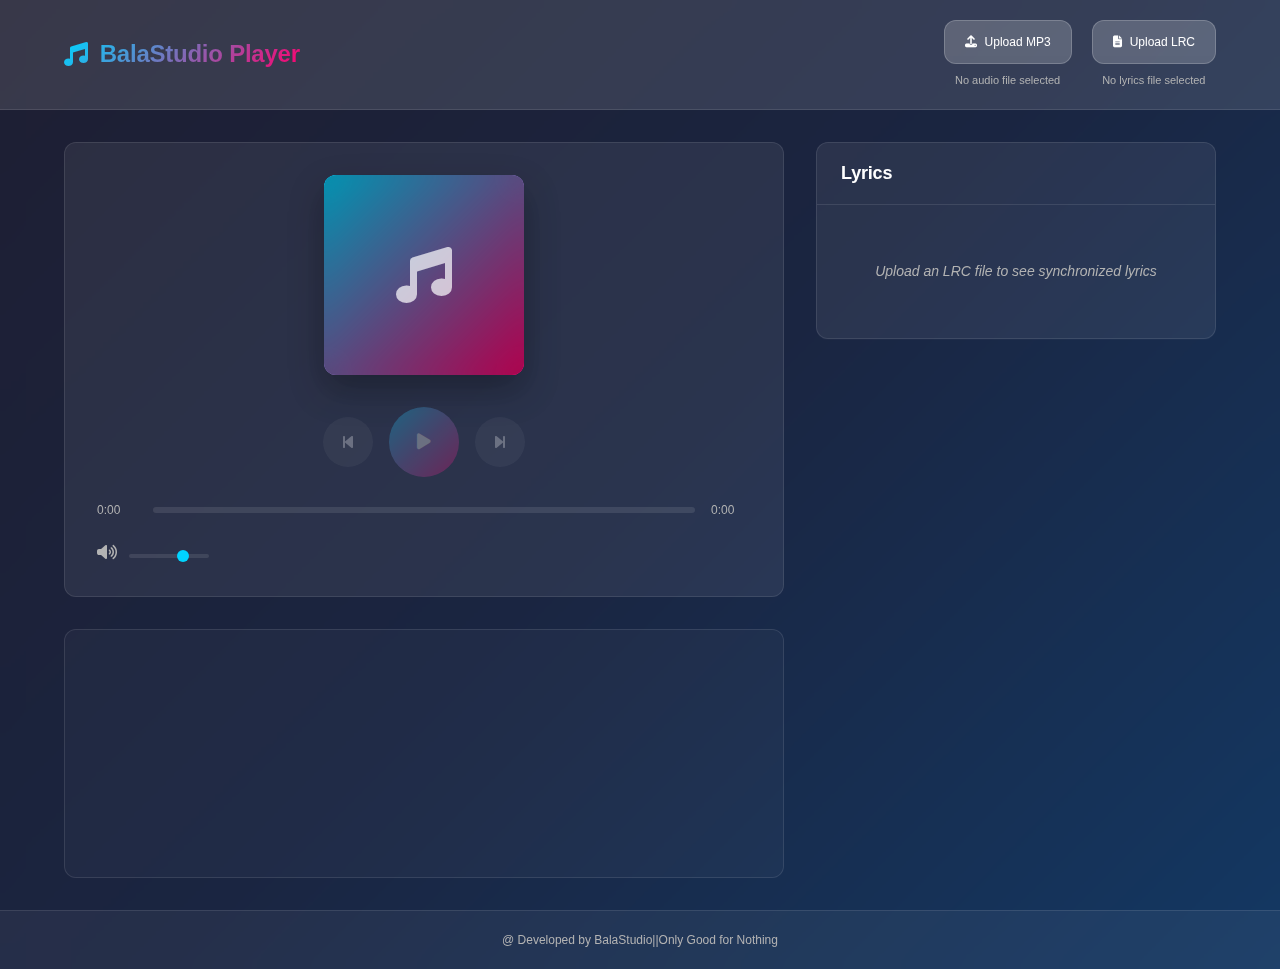
<file: Bala_Studio Player/indes.html>
<!DOCTYPE html>
<html lang="en">
<head>
    <meta charset="UTF-8">
    <meta name="viewport" content="width=device-width, initial-scale=1.0">
    <title>BalaStudio Music Player</title>
    <link rel="stylesheet" href="style.css">
    <link href="https://cdnjs.cloudflare.com/ajax/libs/font-awesome/6.4.0/css/all.min.css" rel="stylesheet">
</head>
<body>
    <div class="app-container">
        <!-- Header -->
        <header class="header">
            <div class="header-content">
                <h1 class="app-title">
                    <i class="fas fa-music"></i>
                    BalaStudio Player
                </h1>
                <div class="upload-controls">
                    <div class="upload-group">
                        <label for="audioFile" class="upload-btn upload-btn--audio">
                            <i class="fas fa-upload"></i>
                            Upload MP3
                        </label>
                        <input type="file" id="audioFile" accept=".mp3,.wav,.m4a,.ogg" hidden>
                        <span class="file-name" id="audioFileName">No audio file selected</span>
                    </div>
                    <div class="upload-group">
                        <label for="lyricsFile" class="upload-btn upload-btn--lyrics">
                            <i class="fas fa-file-text"></i>
                            Upload LRC
                        </label>
                        <input type="file" id="lyricsFile" accept=".lrc" hidden>
                        <span class="file-name" id="lyricsFileName">No lyrics file selected</span>
                    </div>
                </div>
            </div>
        </header>

        <!-- Main Content -->
        <main class="main-content">
            <div class="player-section">
                <!-- Album Art & Player Controls -->
                <div class="player-container">
                    <div class="album-art">
                        <div class="album-art-placeholder">
                            <i class="fas fa-music"></i>
                        </div>
                    </div>
                    
                    <div class="player-controls">
                        <div class="control-buttons">
                            <button class="control-btn" id="prevBtn" disabled>
                                <i class="fas fa-step-backward"></i>
                            </button>
                            <button class="control-btn control-btn--play" id="playPauseBtn" disabled>
                                <i class="fas fa-play"></i>
                            </button>
                            <button class="control-btn" id="nextBtn" disabled>
                                <i class="fas fa-step-forward"></i>
                            </button>
                        </div>

                        <div class="progress-container">
                            <span class="time-display" id="currentTime">0:00</span>
                            <div class="progress-bar">
                                <div class="progress-track" id="progressTrack">
                                    <div class="progress-fill" id="progressFill"></div>
                                    <div class="progress-thumb" id="progressThumb"></div>
                                </div>
                            </div>
                            <span class="time-display" id="totalTime">0:00</span>
                        </div>

                        <div class="volume-container">
                            <button class="volume-btn" id="volumeBtn">
                                <i class="fas fa-volume-up"></i>
                            </button>
                            <div class="volume-slider">
                                <input type="range" id="volumeSlider" min="0" max="100" value="70">
                            </div>
                        </div>
                    </div>
                </div>

                <!-- Spectrum Visualizer -->
                <div class="spectrum-container">
                    <canvas id="spectrumCanvas" width="800" height="200"></canvas>
                </div>
            </div>

            <!-- Lyrics Panel -->
            <div class="lyrics-section">
                <div class="lyrics-header">
                    <h3>Lyrics</h3>
                </div>
                <div class="lyrics-container" id="lyricsContainer">
                    <div class="lyrics-placeholder">
                        Upload an LRC file to see synchronized lyrics
                    </div>
                </div>
            </div>
        </main>

        <!-- Footer -->
        <footer class="footer">
            <p> @ Developed by BalaStudio||Only Good for Nothing</p>
        </footer>

        <!-- Audio Element -->
        <audio id="audioPlayer" preload="metadata"></audio>

        <!-- Error Modal -->
        <div class="modal hidden" id="errorModal">
            <div class="modal-content">
                <div class="modal-header">
                    <h3>Error</h3>
                    <button class="modal-close" id="closeError">
                        <i class="fas fa-times"></i>
                    </button>
                </div>
                <div class="modal-body">
                    <p id="errorMessage"></p>
                </div>
            </div>
        </div>
    </div>

    <script src="app.js"></script>
</body>
</html>
</file>
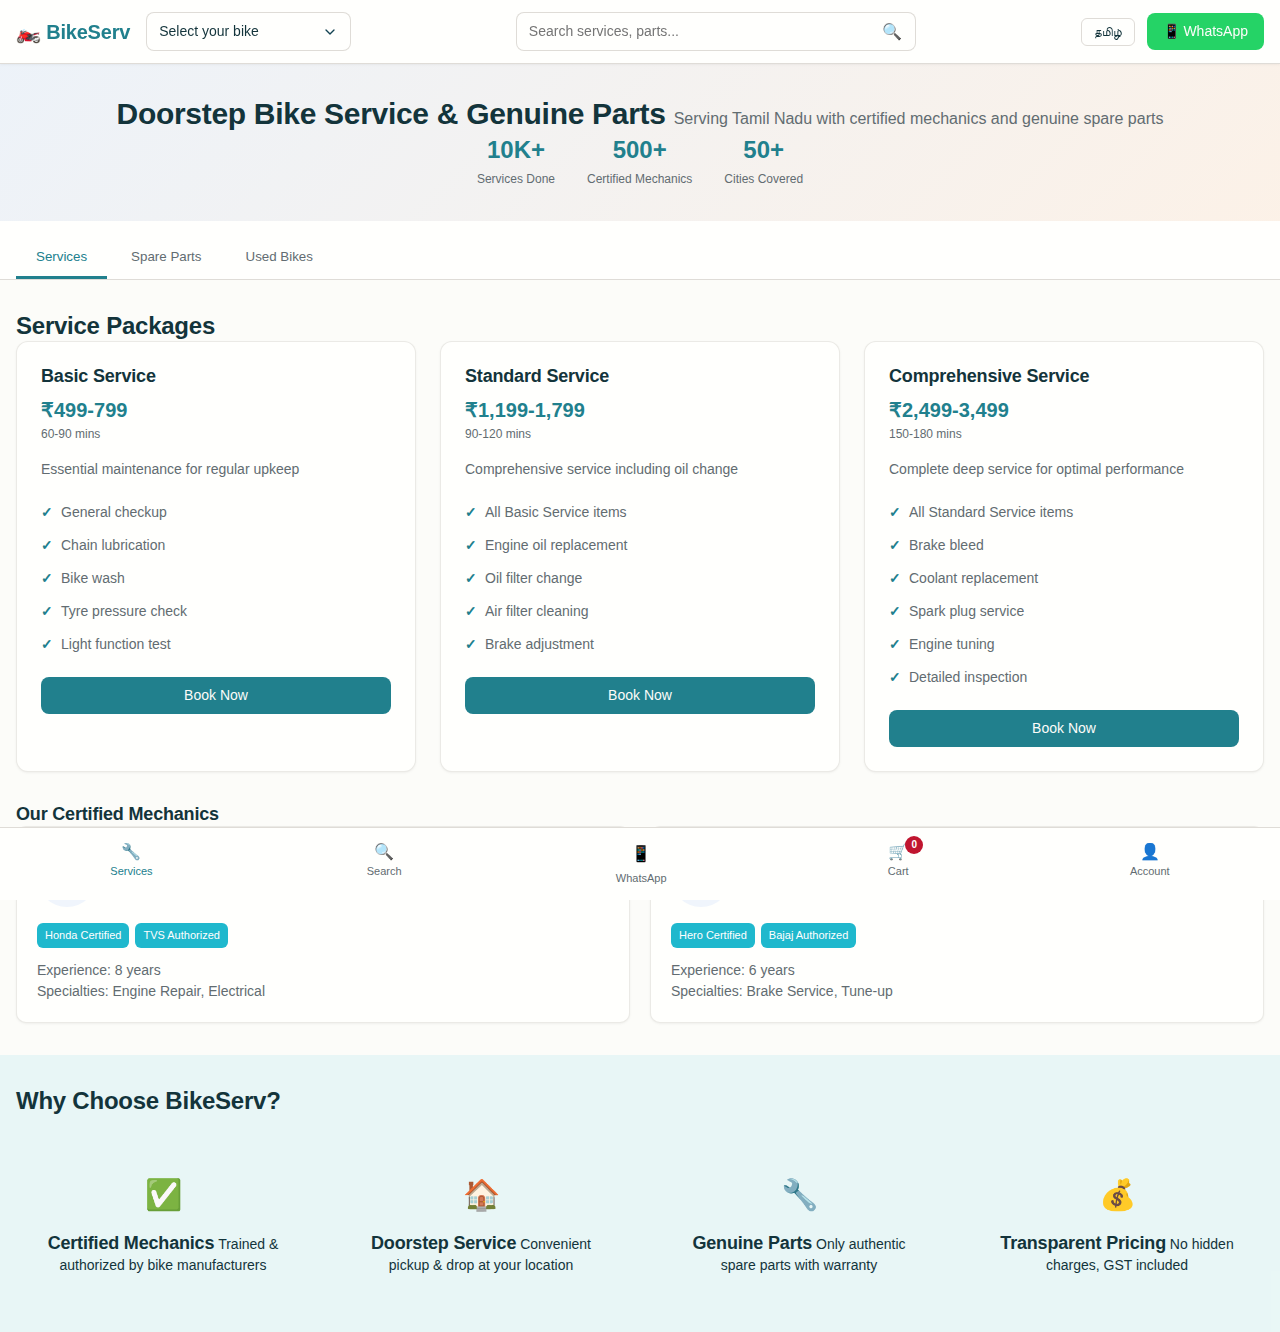
<file: BikeServ/in.html>
<!DOCTYPE html>
<html lang="en">
<head>
    <meta charset="UTF-8">
    <meta name="viewport" content="width=device-width, initial-scale=1.0">
    <title>BikeServ - Doorstep Bike Service & Genuine Parts | Tamil Nadu</title>
    <link rel="icon" type="image/png" href="ico.png" />
    <link rel="stylesheet" href="style.css">
    <link rel="manifest" href="manifest.json">
    <meta name="theme-color" content="#218085">
</head>
<body>
    <!-- Header -->
    <header class="header">
        <div class="container">
            <div class="header-content">
                <div class="header-left">
                    <h1 class="logo">🏍️ BikeServ</h1>
                    <div class="bike-selector">
                        <select id="bikeSelector" class="form-control">
                            <option value="">Select your bike</option>
                        </select>
                    </div>
                </div>
                <div class="header-center">
                    <div class="search-bar">
                        <input type="text" placeholder="Search services, parts..." class="form-control" id="searchInput">
                        <button class="search-btn">🔍</button>
                    </div>
                </div>
                <div class="header-right">
                    <button class="language-toggle btn btn--outline btn--sm" id="languageToggle">தமிழ்</button>
                    <a href="https://wa.me/919952876478?text=Hi%21%20I%20need%20help%20with%20my%20bike" target="_blank" class="btn btn--primary whatsapp-cta">
                        📱 WhatsApp
                    </a>
                </div>
            </div>
        </div>
    </header>

    <!-- Main Content -->
    <main class="main-content">
        <!-- Hero Section -->
        <section class="hero">
            <div class="container">
                <h2 class="hero-title" data-en="Doorstep Bike Service & Genuine Parts" data-ta="வீட்டு வாசல் பைக் சேவை மற்றும் அசல் பாகங்கள்">
                    Doorstep Bike Service & Genuine Parts
                </h2>
                <p class="hero-subtitle" data-en="Serving Tamil Nadu with certified mechanics and genuine spare parts" data-ta="சான்றளிக்கப்பட்ட பழுதுபார்ப்பு தொழிலாளர்கள் மற்றும் அசல் பாகங்களுடன் தமிழ்நாட்டிற்கு சேவை">
                    Serving Tamil Nadu with certified mechanics and genuine spare parts
                </p>
                <div class="hero-stats">
                    <div class="stat">
                        <span class="stat-number">10K+</span>
                        <span class="stat-label" data-en="Services Done" data-ta="சேவைகள் முடிந்தது">Services Done</span>
                    </div>
                    <div class="stat">
                        <span class="stat-number">500+</span>
                        <span class="stat-label" data-en="Certified Mechanics" data-ta="சான்றளிக்கப்பட்ட பழுதுபார்ப்பு தொழிலாளர்கள்">Certified Mechanics</span>
                    </div>
                    <div class="stat">
                        <span class="stat-number">50+</span>
                        <span class="stat-label" data-en="Cities Covered" data-ta="நகரங்கள் உள்ளடக்கப்பட்டுள்ளன">Cities Covered</span>
                    </div>
                </div>
            </div>
        </section>

        <!-- Navigation Tabs -->
        <div class="nav-tabs">
            <div class="container">
                <div class="tabs">
                    <button class="tab active" data-tab="services" data-en="Services" data-ta="சேவைகள்">Services</button>
                    <button class="tab" data-tab="parts" data-en="Spare Parts" data-ta="உதிரி பாகங்கள்">Spare Parts</button>
                    <button class="tab" data-tab="used-bikes" data-en="Used Bikes" data-ta="பயன்படுத்திய பைக்குகள்">Used Bikes</button>
                </div>
            </div>
        </div>

        <!-- Services Section -->
        <section id="services" class="section active">
            <div class="container">
                <h3 class="section-title" data-en="Service Packages" data-ta="சேவை தொகுப்புகள்">Service Packages</h3>
                <div class="service-packages" id="servicePackages">
                    <!-- Service packages will be populated by JavaScript -->
                </div>

                <!-- Mechanics Section -->
                <div class="mechanics-section">
                    <h4 class="section-subtitle" data-en="Our Certified Mechanics" data-ta="எங்கள் சான்றளிக்கப்பட்ட பழுதுபார்ப்பு தொழிலாளர்கள்">Our Certified Mechanics</h4>
                    <div class="mechanics-grid" id="mechanicsGrid">
                        <!-- Mechanics will be populated by JavaScript -->
                    </div>
                </div>
            </div>
        </section>

        <!-- Spare Parts Section -->
        <section id="parts" class="section">
            <div class="container">
                <div class="parts-header">
                    <h3 class="section-title" data-en="Genuine Spare Parts" data-ta="அசல் உதிரி பாகங்கள்">Genuine Spare Parts</h3>
                    <div class="parts-filters">
                        <select id="brandFilter" class="form-control">
                            <option value="" data-en="All Brands" data-ta="அனைத்து பிராண்டுகள்">All Brands</option>
                        </select>
                        <select id="categoryFilter" class="form-control">
                            <option value="" data-en="All Categories" data-ta="அனைத்து வகைகள்">All Categories</option>
                            <option value="Engine" data-en="Engine" data-ta="இயந்திரம்">Engine</option>
                            <option value="Brakes" data-en="Brakes" data-ta="பிரேக்குகள்">Brakes</option>
                            <option value="Drive Train" data-en="Drive Train" data-ta="இயக்கு தொடர்">Drive Train</option>
                            <option value="Tyres" data-en="Tyres" data-ta="டயர்கள்">Tyres</option>
                        </select>
                    </div>
                </div>
                <div class="parts-grid" id="partsGrid">
                    <!-- Parts will be populated by JavaScript -->
                </div>
                
                <!-- Cart Summary -->
                <div class="cart-summary" id="cartSummary" style="display: none;">
                    <div class="cart-content">
                        <h4 data-en="Cart Summary" data-ta="வண்டி சுருக்கம்">Cart Summary</h4>
                        <div class="cart-items" id="cartItems"></div>
                        <div class="cart-total" id="cartTotal"></div>
                        <button class="btn btn--primary btn--full-width" id="orderViaWhatsApp" data-en="Order via WhatsApp" data-ta="WhatsApp மூலம் ஆர்டர்">
                            📱 Order via WhatsApp
                        </button>
                    </div>
                </div>
            </div>
        </section>

        <!-- Used Bikes Section -->
        <section id="used-bikes" class="section">
            <div class="container">
                <h3 class="section-title" data-en="Verified Used Bikes" data-ta="சரிபார்க்கப்பட்ட பயன்படுத்திய பைக்குகள்">Verified Used Bikes</h3>
                <div class="used-bikes-grid" id="usedBikesGrid">
                    <!-- Used bikes will be populated by JavaScript -->
                </div>
            </div>
        </section>

        <!-- Why Choose Us Section -->
        <section class="why-choose-us">
            <div class="container">
                <h3 class="section-title" data-en="Why Choose BikeServ?" data-ta="ஏன் BikeServ ஐ தேர்வு செய்ய வேண்டும்?">Why Choose BikeServ?</h3>
                <div class="features-grid">
                    <div class="feature">
                        <div class="feature-icon">✅</div>
                        <h4 data-en="Certified Mechanics" data-ta="சான்றளிக்கப்பட்ட பழுதுபார்ப்பு தொழிலாளர்கள்">Certified Mechanics</h4>
                        <p data-en="Trained & authorized by bike manufacturers" data-ta="பைக் உற்பத்தியாளர்களால் பயிற்சி & அங்கீகரிக்கப்பட்டது">Trained & authorized by bike manufacturers</p>
                    </div>
                    <div class="feature">
                        <div class="feature-icon">🏠</div>
                        <h4 data-en="Doorstep Service" data-ta="வீட்டு வாசல் சேவை">Doorstep Service</h4>
                        <p data-en="Convenient pickup & drop at your location" data-ta="உங்கள் இடத்தில் வசதியான பிக்அப் & டிராப்">Convenient pickup & drop at your location</p>
                    </div>
                    <div class="feature">
                        <div class="feature-icon">🔧</div>
                        <h4 data-en="Genuine Parts" data-ta="அசல் பாகங்கள்">Genuine Parts</h4>
                        <p data-en="Only authentic spare parts with warranty" data-ta="உத்தரவாதத்துடன் அசல் உதிரி பாகங்கள் மட்டுமே">Only authentic spare parts with warranty</p>
                    </div>
                    <div class="feature">
                        <div class="feature-icon">💰</div>
                        <h4 data-en="Transparent Pricing" data-ta="வெளிப்படையான விலை">Transparent Pricing</h4>
                        <p data-en="No hidden charges, GST included" data-ta="மறைக்கப்பட்ட கட்டணங்கள் இல்லை, GST சேர்க்கப்பட்டுள்ளது">No hidden charges, GST included</p>
                    </div>
                </div>
            </div>
        </section>
    </main>

    <!-- Sticky Bottom Navigation (Mobile) -->
    <nav class="bottom-nav">
        <button class="nav-item active" data-tab="services">
            <span class="nav-icon">🔧</span>
            <span class="nav-label" data-en="Services" data-ta="சேவைகள்">Services</span>
        </button>
        <button class="nav-item" id="searchNav">
            <span class="nav-icon">🔍</span>
            <span class="nav-label" data-en="Search" data-ta="தேடல்">Search</span>
        </button>
        <a href="https://wa.me/919952876478?text=Hi%21%20I%20need%20help%20with%20my%20bike" target="_blank" class="nav-item whatsapp-nav">
            <span class="nav-icon">📱</span>
            <span class="nav-label">WhatsApp</span>
        </a>
        <button class="nav-item" id="cartNav">
            <span class="nav-icon">🛒</span>
            <span class="nav-label cart-label" data-en="Cart" data-ta="வண்டி">Cart</span>
            <span class="cart-count" id="cartCount">0</span>
        </button>
        <button class="nav-item" id="accountNav">
            <span class="nav-icon">👤</span>
            <span class="nav-label" data-en="Account" data-ta="கணக்கு">Account</span>
        </button>
    </nav>

    <!-- Modals -->
    <!-- Service Booking Modal -->
    <div class="modal hidden" id="serviceModal">
        <div class="modal-content">
            <div class="modal-header">
                <h3 id="modalTitle">Book Service</h3>
                <button class="modal-close" id="closeServiceModal">×</button>
            </div>
            <div class="modal-body">
                <div class="booking-step active" id="step1">
                    <h4 data-en="Service Type" data-ta="சேவை வகை">Service Type</h4>
                    <div class="service-options">
                        <label class="option">
                            <input type="radio" name="serviceType" value="doorstep">
                            <span data-en="Doorstep Service (+₹299)" data-ta="வீட்டு வாசல் சேவை (+₹299)">Doorstep Service (+₹299)</span>
                        </label>
                        <label class="option">
                            <input type="radio" name="serviceType" value="workshop">
                            <span data-en="Workshop Service" data-ta="பட்டறை சேவை">Workshop Service</span>
                        </label>
                    </div>
                </div>

                <div class="booking-step" id="step2">
                    <h4 data-en="Add-ons" data-ta="கூடுதல்">Add-ons</h4>
                    <div class="addons-list" id="addonsList">
                        <!-- Add-ons will be populated by JavaScript -->
                    </div>
                </div>

                <div class="booking-step" id="step3">
                    <h4 data-en="Address & Time" data-ta="முகவரி & நேரம்">Address & Time</h4>
                    <div class="form-group">
                        <label class="form-label" data-en="Address" data-ta="முகவரி">Address</label>
                        <textarea class="form-control" id="serviceAddress" rows="3" placeholder="Enter your full address"></textarea>
                    </div>
                    <div class="form-group">
                        <label class="form-label" data-en="Preferred Date" data-ta="விருப்பமான தேதி">Preferred Date</label>
                        <input type="date" class="form-control" id="serviceDate">
                    </div>
                    <div class="form-group">
                        <label class="form-label" data-en="Preferred Time" data-ta="விருப்பமான நேரம்">Preferred Time</label>
                        <select class="form-control" id="serviceTime">
                            <option value="9am-12pm">9:00 AM - 12:00 PM</option>
                            <option value="12pm-3pm">12:00 PM - 3:00 PM</option>
                            <option value="3pm-6pm">3:00 PM - 6:00 PM</option>
                        </select>
                    </div>
                </div>

                <div class="booking-summary" id="bookingSummary">
                    <h4 data-en="Booking Summary" data-ta="முன்பதிவு சுருக்கம்">Booking Summary</h4>
                    <div class="summary-content" id="summaryContent"></div>
                </div>
            </div>
            <div class="modal-footer">
                <button class="btn btn--secondary" id="prevStep" style="display: none;" data-en="Previous" data-ta="முந்தைய">Previous</button>
                <button class="btn btn--primary" id="nextStep" data-en="Next" data-ta="அடுத்து">Next</button>
                <button class="btn btn--primary btn--full-width hidden" id="bookViaWhatsApp" data-en="Book via WhatsApp" data-ta="WhatsApp மூலம் முன்பதிவு">
                    📱 Book via WhatsApp
                </button>
            </div>
        </div>
    </div>

    <!-- Used Bike Detail Modal -->
    <div class="modal hidden" id="bikeModal">
        <div class="modal-content">
            <div class="modal-header">
                <h3 id="bikeModalTitle">Bike Details</h3>
                <button class="modal-close" id="closeBikeModal">×</button>
            </div>
            <div class="modal-body" id="bikeModalBody">
                <!-- Bike details will be populated by JavaScript -->
            </div>
            <div class="modal-footer">
                <button class="btn btn--primary btn--full-width" id="inquireViaWhatsApp" data-en="Inquire via WhatsApp" data-ta="WhatsApp மூலம் விசாரிக்கவும்">
                    📱 Inquire via WhatsApp
                </button>
            </div>
        </div>
    </div>

    <script src="app.js"></script>
</body>
</html>
</file>
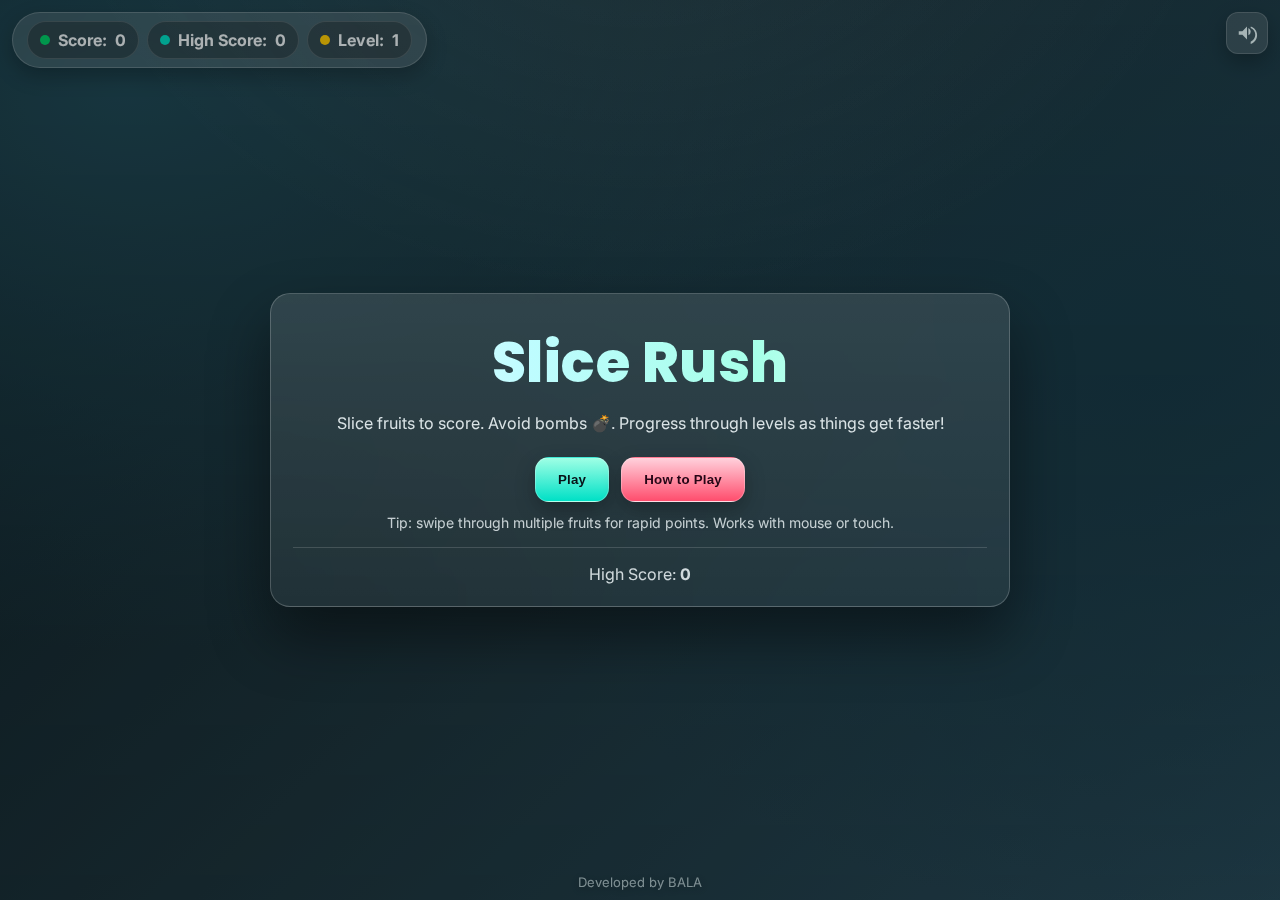
<file: fruit ninja/game.html>
<!DOCTYPE html>
<html lang="en">
<head>
  <meta charset="UTF-8" />
  <meta name="viewport" content="width=device-width, initial-scale=1, maximum-scale=1, user-scalable=no" />
  <title>Slice Rush — Fruit Ninja Inspired</title>
  <meta name="description" content="Slice fruits, avoid bombs. Levels, high scores, smooth animations. Built with HTML, CSS, and JavaScript." />

  <!-- Optional font (falls back gracefully if offline) -->
  <link rel="preconnect" href="https://fonts.gstatic.com" crossorigin>
  <link href="https://fonts.googleapis.com/css2?family=Poppins:wght@500;700;800&family=Inter:wght@400;600&display=swap" rel="stylesheet">

  <style>
    /* -------------- CSS Reset & Variables -------------- */
    :root{
      --bg1:#0f2027;
      --bg2:#203a43;
      --bg3:#2c5364;
      --glass: rgba(255,255,255,0.14);
      --glass-strong: rgba(255,255,255,0.22);
      --ink: #0d1b22;
      --accent: #00e0c6;
      --accent2: #ff4d6d;
      --success:#00d26a;
      --warning:#ffcc00;
    }
    *{box-sizing:border-box}
    html,body{
      height:100%;
      margin:0;
      background: radial-gradient(1200px 800px at 10% 10%, #214b58 0%, transparent 70%),
                  radial-gradient(1000px 800px at 90% 40%, #1a3e4c 0%, transparent 70%),
                  linear-gradient(135deg, var(--bg1), var(--bg2), var(--bg3));
      color:#eef6f8;
      font-family: 'Inter', system-ui, -apple-system, Segoe UI, Roboto, Helvetica, Arial, sans-serif;
      overflow:hidden;
    }
    /* -------------- Layout -------------- */
    #game-container{
      position:relative;
      width:100vw;
      height:100vh;
      overflow:hidden;
    }
    canvas{
      position:absolute; inset:0;
      width:100%; height:100%;
      display:block;
      touch-action:none; /* important for mobile swipes */
      cursor: crosshair;
    }
    /* -------------- HUD -------------- */
    #hud{
      position:absolute; top:12px; left:12px; right:12px;
      display:flex; align-items:center; justify-content:space-between;
      gap:10px; pointer-events:none;
    }
    .pill{
      backdrop-filter: blur(10px);
      background: var(--glass);
      border: 1px solid rgba(255,255,255,0.2);
      border-radius: 999px;
      padding:8px 14px;
      font-weight:600;
      box-shadow: 0 8px 20px rgba(0,0,0,0.25);
      pointer-events:auto;
    }
    .scoreboard{
      display:flex; gap:8px; flex-wrap:wrap;
    }
    .scoreboard .tag{
      display:inline-flex; align-items:center; gap:8px;
      padding:8px 12px; border-radius:999px; font-weight:700;
      background: rgba(0,0,0,0.25);
      border:1px solid rgba(255,255,255,0.15);
    }
    .tag .dot{width:10px;height:10px;border-radius:50%;}
    .tag .dot.score{background:var(--success)}
    .tag .dot.level{background:var(--warning)}
    .tag .dot.hiscore{background:var(--accent)}

    /* -------------- Buttons -------------- */
    .btn{
      --padY: 14px; --padX: 22px; --r:14px;
      padding: var(--padY) var(--padX);
      border-radius: var(--r);
      border: 1px solid rgba(255,255,255,0.25);
      color: #081318; font-weight:800; letter-spacing:0.2px;
      cursor:pointer; user-select:none; -webkit-tap-highlight-color: transparent;
      background: linear-gradient(180deg, #9fffe5, var(--accent));
      box-shadow: 0 8px 20px rgba(0,0,0,0.25);
      transition: transform .08s ease, box-shadow .2s ease, background .2s ease;
    }
    .btn:hover{ transform: translateY(-1px); }
    .btn:active{ transform: translateY(1px) scale(0.98); }
    .btn.secondary{
      background: linear-gradient(180deg, #ffd1dc, var(--accent2));
      color:#250616;
    }
    .btn.ghost{
      background: rgba(0,0,0,0.3);
      color:#e5f5f8;
    }
    .btn.small{ --padY:10px; --padX:14px; --r:10px; font-weight:700; font-size:14px; }

    /* -------------- Overlays -------------- */
    .overlay{
      position:absolute; inset:0; display:flex; align-items:center; justify-content:center;
      padding:24px; text-align:center; z-index:5;
      background: radial-gradient(1000px 800px at 50% -20%, rgba(255,255,255,0.06), transparent 60%),
                  linear-gradient(rgba(0,0,0,0.28), rgba(0,0,0,0.35));
      opacity:0; pointer-events:none; transform: translateY(10px);
      transition: opacity .25s ease, transform .25s ease;
    }
    .overlay.show{ opacity:1; pointer-events:auto; transform: translateY(0); }
    .card{
      padding:22px; border-radius:20px; max-width:740px; width:100%;
      backdrop-filter: blur(16px);
      background: linear-gradient(180deg, rgba(255,255,255,0.12), rgba(255,255,255,0.06));
      border: 1px solid rgba(255,255,255,0.2);
      box-shadow: 0 30px 60px rgba(0,0,0,0.45);
    }
    .title{
      font-family:'Poppins', 'Inter', sans-serif;
      font-size: clamp(32px, 6vw, 56px);
      font-weight:800; letter-spacing:0.5px; margin: 4px 0 8px;
      background: linear-gradient(90deg, #fff, #bffcff, #a6ffe8, #fff);
      -webkit-background-clip:text; background-clip:text; color:transparent;
    }
    .subtitle{opacity:0.9; margin-bottom:24px}
    .stack{ display:flex; gap:12px; align-items:center; justify-content:center; flex-wrap:wrap; }
    .hint{ opacity:0.8; font-size:14px; margin-top:12px; }
    .divider{ height:1px; background: rgba(255,255,255,0.15); margin:16px 0; }
    /* Instructions modal */
    #instructionsModal{
      position:absolute; inset:0; display:none; align-items:center; justify-content:center; z-index:6;
      background: rgba(0,0,0,0.45);
    }
    #instructionsModal.show{ display:flex; }
    .modal{
      width:min(720px, 92vw); backdrop-filter: blur(14px);
      background: linear-gradient(180deg, rgba(255,255,255,0.12), rgba(255,255,255,0.06));
      border:1px solid rgba(255,255,255,0.18); border-radius:18px;
      padding:20px;
      box-shadow: 0 30px 60px rgba(0,0,0,0.5);
      text-align:left;
    }
    .modal h3{ margin: 6px 0 12px; font-family:'Poppins', 'Inter', sans-serif; font-weight:800;}
    .modal ul{ margin:0 0 8px 16px; line-height:1.6 }
    .modal .closeX{
      position:absolute; top:16px; right:16px;
      width:36px; height:36px; display:grid; place-items:center;
      border-radius:10px; cursor:pointer;
      background: rgba(0,0,0,0.35); border:1px solid rgba(255,255,255,0.15);
    }

    /* -------------- Game Over -------------- */
    .go-title{
      font-family:'Poppins', 'Inter', sans-serif; font-size: clamp(28px, 5vw, 44px); font-weight:800;
      color:#fff; text-shadow: 0 6px 20px rgba(255,0,37,0.5);
    }
    .stats{
      display:flex; gap:12px; flex-wrap:wrap; justify-content:center; margin:16px 0;
    }
    .stat{
      padding:12px 16px; border-radius:16px; background: rgba(0,0,0,0.3);
      border:1px solid rgba(255,255,255,0.15); min-width: 140px;
    }
    .stat .label{opacity:0.8; font-size:13px}
    .stat .value{font-size:20px; font-weight:800}

    /* -------------- Small HUD buttons -------------- */
    #soundToggle{
      position:absolute; top:12px; right:12px; z-index:3;
      display:inline-flex; align-items:center; gap:8px;
    }
    .icon-btn{
      width:42px; height:42px; display:grid; place-items:center;
      border-radius:12px; background: var(--glass); border:1px solid rgba(255,255,255,0.18);
      cursor:pointer; user-select:none; -webkit-tap-highlight-color: transparent;
      box-shadow: 0 8px 20px rgba(0,0,0,0.25);
    }
    .icon-btn svg{ width:22px; height:22px; fill:#e7fafc }
    .icon-btn:active{ transform: scale(0.96); }

    /* -------------- Toast -------------- */
    #toast{
      position:absolute; top:70px; left:50%; transform:translateX(-50%) translateY(-20px);
      background: linear-gradient(90deg, rgba(0,0,0,0.4), rgba(0,0,0,0.35));
      border:1px solid rgba(255,255,255,0.16);
      border-radius:999px; padding:10px 18px; font-weight:700; display:none; z-index:4;
      backdrop-filter: blur(10px); box-shadow: 0 8px 30px rgba(0,0,0,0.4);
    }
    #toast.show{ display:block; animation: toastIn .7s ease; }
    @keyframes toastIn{
      0%{ opacity:0; transform:translateX(-50%) translateY(-20px) scale(0.96) }
      50%{ opacity:1; transform:translateX(-50%) translateY(0) scale(1.02) }
      100%{ opacity:1; transform:translateX(-50%) translateY(0) scale(1) }
    }

    /* -------------- Footer -------------- */
    footer{
      position:absolute; bottom:10px; left:0; right:0; text-align:center; font-size:13px; opacity:0.85;
      color:#dff7fb; pointer-events:none;
      text-shadow: 0 2px 10px rgba(0,0,0,0.4);
    }

    /* -------------- Responsive adjustments -------------- */
    @media (max-width:520px){
      .btn{ font-size:15px }
      .stat{ min-width:120px }
      .subtitle{ font-size:14px }
    }
  </style>
</head>
<body>
  <div id="game-container" aria-label="Fruit slicing game area">
    <canvas id="gameCanvas"></canvas>

    <!-- HUD -->
    <div id="hud" aria-hidden="true">
      <div class="scoreboard pill">
        <span class="tag">
          <span class="dot score"></span>
          Score: <span id="score">0</span>
        </span>
        <span class="tag">
          <span class="dot hiscore"></span>
          High Score: <span id="highScore">0</span>
        </span>
        <span class="tag">
          <span class="dot level"></span>
          Level: <span id="level">1</span>
        </span>
      </div>
      <div></div>
    </div>

    <!-- Sound toggle -->
    <div id="soundToggle" aria-label="Sound toggle">
      <button class="icon-btn" id="muteBtn" title="Toggle Sound">
        <svg id="volumeOn" viewBox="0 0 24 24"><path d="M3 10v4h4l5 5V5L7 10H3zm13 .5c0-1.77-1.02-3.29-2.5-4.03v8.05A4.494 4.494 0 0 0 16 10.5zm0-7v3.08c2.89 1.14 5 3.96 5 7.42s-2.11 6.28-5 7.42V24c4.01-1.25 7-5.06 7-9.58s-2.99-8.33-7-9.42z"/></svg>
        <svg id="volumeOff" style="display:none" viewBox="0 0 24 24"><path d="M16.5 12c0-1.77-1.02-3.29-2.5-4.03v2.36l2.47 2.47c.02-.26.03-.53.03-.8zM4.27 3L3 4.27 7.73 9H3v6h4l5 5v-6.73l4.25 4.25c-.89.69-1.9 1.21-3 1.48V21c2.89-1.14 5-3.96 5-7.5 0-1.22-.28-2.38-.77-3.41l2.49-2.49L19.73 6 4.27 3z"/></svg>
      </button>
    </div>

    <!-- Start Screen -->
    <div id="startScreen" class="overlay show" role="dialog" aria-modal="true">
      <div class="card">
        <div class="title">Slice Rush</div>
        <div class="subtitle">Slice fruits to score. Avoid bombs 💣. Progress through levels as things get faster!</div>
        <div class="stack">
          <button class="btn" id="playBtn">Play</button>
          <button class="btn secondary" id="instructionsBtn">How to Play</button>
        </div>
        <div class="hint">Tip: swipe through multiple fruits for rapid points. Works with mouse or touch.</div>
        <div class="divider"></div>
        <div style="opacity:0.85">High Score: <b id="startHighScore">0</b></div>
      </div>
    </div>

    <!-- Game Over Screen -->
    <div id="gameOverScreen" class="overlay" role="dialog" aria-modal="true" aria-live="polite">
      <div class="card">
        <div class="go-title">Game Over</div>
        <div class="subtitle" id="finalMessage">You sliced a bomb! 💥</div>
        <div class="stats">
          <div class="stat">
            <div class="label">Final Score</div>
            <div class="value" id="finalScore">0</div>
          </div>
          <div class="stat">
            <div class="label">High Score</div>
            <div class="value" id="finalHighScore">0</div>
          </div>
          <div class="stat">
            <div class="label">Level Reached</div>
            <div class="value" id="finalLevel">1</div>
          </div>
        </div>
        <div class="stack">
          <button class="btn" id="restartBtn">Restart</button>
          <button class="btn ghost" id="backToMenuBtn">Main Menu</button>
        </div>
      </div>
    </div>

    <!-- Instructions Modal -->
    <div id="instructionsModal" aria-hidden="true">
      <div class="modal">
        <div class="closeX" id="closeInstructions" title="Close">
          <svg width="20" height="20" viewBox="0 0 24 24" fill="#fff"><path d="M18.3 5.71L12 12.01l-6.3-6.3-1.41 1.41 6.3 6.3-6.3 6.3 1.41 1.41 6.3-6.3 6.3 6.3 1.41-1.41-6.3-6.3 6.3-6.3z"/></svg>
        </div>
        <h3>How to Play</h3>
        <ul>
          <li>Press Play, then swipe your finger or mouse to slice fruits 🍎🍊🍉.</li>
          <li>Slicing fruits gives +1 point. Try slicing multiple quickly!</li>
          <li>Do NOT slice bombs 💣 — that ends the game.</li>
          <li>Reach score milestones to level up. Each level increases fruit speed and spawn rate.</li>
          <li>High Score is saved to your device automatically.</li>
          <li>Use the speaker icon to toggle sound.</li>
        </ul>
        <div style="display:flex;gap:10px;justify-content:flex-end;margin-top:10px;">
          <button class="btn ghost small" id="closeInstructionsBtn">Close</button>
        </div>
      </div>
    </div>

    <!-- Level Up Toast -->
    <div id="toast">Level Up! ⚡</div>
  </div>

  <footer>Developed by BALA</footer>

  <script>
    /* =========================================================
       Slice Rush - Fruit Ninja-inspired browser game
       - HTML5 Canvas, vanilla JS
       - Smooth animations, responsive, mobile-friendly
       - Levels with progressive difficulty
       - High score via localStorage
       - Sound FX via WebAudio API
       ========================================================= */

    // ------------------ DOM references ------------------
    const canvas = document.getElementById('gameCanvas');
    const ctx = canvas.getContext('2d', { alpha: true });

    const scoreEl = document.getElementById('score');
    const highScoreEl = document.getElementById('highScore');
    const levelEl = document.getElementById('level');
    const startScreen = document.getElementById('startScreen');
    const gameOverScreen = document.getElementById('gameOverScreen');
    const instructionsModal = document.getElementById('instructionsModal');
    const playBtn = document.getElementById('playBtn');
    const restartBtn = document.getElementById('restartBtn');
    const backToMenuBtn = document.getElementById('backToMenuBtn');
    const instructionsBtn = document.getElementById('instructionsBtn');
    const closeInstructionsBtn = document.getElementById('closeInstructionsBtn');
    const closeInstructions = document.getElementById('closeInstructions');
    const startHighScoreEl = document.getElementById('startHighScore');
    const finalScoreEl = document.getElementById('finalScore');
    const finalHighScoreEl = document.getElementById('finalHighScore');
    const finalLevelEl = document.getElementById('finalLevel');
    const toast = document.getElementById('toast');
    const muteBtn = document.getElementById('muteBtn');
    const volumeOn = document.getElementById('volumeOn');
    const volumeOff = document.getElementById('volumeOff');

    // ------------------ Game state ------------------
    let width = 0, height = 0, dpr = 1;
    let lastTime = 0;
    let isRunning = false;       // animation loop
    let isPlaying = false;       // game state
    let score = 0;
    let level = 1;
    let highScore = 0;
    let spawnTimer = 0;
    let gravity = 1200; // px/s^2
    let flashAlpha = 0;  // for bomb explosion flash

    // Entities
    const fruits = [];   // intact fruits and bombs
    const halves = [];   // sliced fruit halves
    const particles = [];// juice particles
    const texts = [];    // floating +1 texts

    // Pointer / swipe trail
    let pointerDown = false;
    const trail = [];    // {x,y,t}
    const MAX_TRAIL_POINTS = 18;

    // LocalStorage Keys
    const HS_KEY = 'slice_rush_high_score_v1';
    const MUTE_KEY = 'slice_rush_muted_v1';

    // Fruit data (HSL for easy shading)
    const FRUITS = [
      { name: 'Apple',      color: 'hsl(0, 80%, 55%)',   juice: 'hsl(0, 85%, 60%)'   },
      { name: 'Orange',     color: 'hsl(28, 90%, 55%)',  juice: 'hsl(28, 92%, 60%)'  },
      { name: 'Lemon',      color: 'hsl(52, 95%, 55%)',  juice: 'hsl(52, 95%, 60%)'  },
      { name: 'Lime',       color: 'hsl(120, 65%, 45%)', juice: 'hsl(120, 70%, 50%)' },
      { name: 'Watermelon', color: 'hsl(340, 82%, 58%)', juice: 'hsl(340, 90%, 65%)' }
    ];

    // ------------------ Audio (WebAudio) ------------------
    let audioCtx = null;
    let masterGain = null;
    let muted = false;

    function initAudio() {
      if (audioCtx) return;
      const AC = window.AudioContext || window.webkitAudioContext;
      if (!AC) return; // No audio support
      audioCtx = new AC();
      masterGain = audioCtx.createGain();
      masterGain.gain.value = 0.5;
      masterGain.connect(audioCtx.destination);

      // Restore mute state
      try {
        const m = localStorage.getItem(MUTE_KEY);
        if (m != null) muted = m === '1';
      } catch {}
      setMuted(muted);
    }

    function setMuted(m) {
      muted = m;
      if (masterGain) {
        masterGain.gain.setValueAtTime(muted ? 0 : 0.5, audioCtx.currentTime);
      }
      volumeOn.style.display = muted ? 'none' : 'block';
      volumeOff.style.display = muted ? 'block' : 'none';
      try { localStorage.setItem(MUTE_KEY, muted ? '1' : '0'); } catch {}
    }

    function playSliceSound() {
      if (!audioCtx || muted) return;
      const now = audioCtx.currentTime;
      // Noise burst (whoosh)
      const duration = 0.25 + Math.random() * 0.15;
      const buffer = audioCtx.createBuffer(1, audioCtx.sampleRate * duration, audioCtx.sampleRate);
      const data = buffer.getChannelData(0);
      for (let i = 0; i < data.length; i++) {
        data[i] = (Math.random() * 2 - 1) * (1 - i / data.length); // decay
      }
      const src = audioCtx.createBufferSource();
      src.buffer = buffer;

      const bandpass = audioCtx.createBiquadFilter();
      bandpass.type = 'bandpass';
      bandpass.frequency.value = 900 + Math.random() * 800;
      bandpass.Q.value = 0.8;

      const gain = audioCtx.createGain();
      gain.gain.setValueAtTime(0.0001, now);
      gain.gain.exponentialRampToValueAtTime(1.0, now + 0.02);
      gain.gain.exponentialRampToValueAtTime(0.0001, now + duration);

      src.connect(bandpass).connect(gain).connect(masterGain);
      src.start(now);
    }

    function playExplosionSound() {
      if (!audioCtx || muted) return;
      const now = audioCtx.currentTime;

      // Low-frequency boom
      const osc = audioCtx.createOscillator();
      osc.type = 'sine';
      osc.frequency.setValueAtTime(120, now);
      osc.frequency.exponentialRampToValueAtTime(40, now + 0.6);

      const oGain = audioCtx.createGain();
      oGain.gain.setValueAtTime(0.0001, now);
      oGain.gain.exponentialRampToValueAtTime(1.0, now + 0.02);
      oGain.gain.exponentialRampToValueAtTime(0.0001, now + 0.7);

      // Noise burst
      const duration = 0.5;
      const buffer = audioCtx.createBuffer(1, audioCtx.sampleRate * duration, audioCtx.sampleRate);
      const data = buffer.getChannelData(0);
      for (let i = 0; i < data.length; i++) {
        data[i] = (Math.random() * 2 - 1) * (1 - i / data.length);
      }
      const src = audioCtx.createBufferSource();
      src.buffer = buffer;

      const lp = audioCtx.createBiquadFilter();
      lp.type = 'lowpass';
      lp.frequency.value = 3000;

      const nGain = audioCtx.createGain();
      nGain.gain.setValueAtTime(0.0001, now);
      nGain.gain.exponentialRampToValueAtTime(1.0, now + 0.01);
      nGain.gain.exponentialRampToValueAtTime(0.0001, now + 0.5);

      osc.connect(oGain).connect(masterGain);
      src.connect(lp).connect(nGain).connect(masterGain);
      osc.start(now); osc.stop(now + 0.8);
      src.start(now); src.stop(now + 0.5);
    }

    // ------------------ Utility helpers ------------------
    function clamp(v, a, b) { return Math.max(a, Math.min(b, v)); }
    function rand(a, b) { return a + Math.random() * (b - a); }
    function pick(arr) { return arr[Math.floor(Math.random() * arr.length)]; }
    function adjustHsl(hsl, dL = 0, dS = 0) {
      const m = /hslKATEX_INLINE_OPEN([\d.]+),\s*([\d.]+)%\s*,\s*([\d.]+)%\s*KATEX_INLINE_CLOSE/i.exec(hsl);
      if (!m) return hsl;
      let h = +m[1], s = +m[2] + dS, l = +m[3] + dL;
      s = clamp(s, 0, 100); l = clamp(l, 0, 100);
      return `hsl(${h}, ${s}%, ${l}%)`;
    }

    // Segment-circle intersection
    function segCircle(x1,y1,x2,y2,cx,cy,r) {
      const dx = x2 - x1, dy = y2 - y1;
      const l2 = dx*dx + dy*dy;
      if (l2 === 0) {
        const dx0 = cx - x1, dy0 = cy - y1;
        return (dx0*dx0 + dy0*dy0) <= r*r;
      }
      let t = ((cx - x1)*dx + (cy - y1)*dy) / l2;
      t = clamp(t, 0, 1);
      const px = x1 + t*dx, py = y1 + t*dy;
      const ddx = cx - px, ddy = cy - py;
      return (ddx*ddx + ddy*ddy) <= r*r;
    }

    // ------------------ Canvas & resize ------------------
    function resizeCanvas() {
      const rect = canvas.getBoundingClientRect();
      dpr = Math.min(window.devicePixelRatio || 1, 2);
      canvas.style.width = rect.width + 'px';
      canvas.style.height = rect.height + 'px';
      canvas.width = Math.round(rect.width * dpr);
      canvas.height = Math.round(rect.height * dpr);
      ctx.setTransform(dpr, 0, 0, dpr, 0, 0);
      width = rect.width;
      height = rect.height;
    }
    window.addEventListener('resize', resizeCanvas);

    // ------------------ Input handling ------------------
    function pointerPos(e) {
      const rect = canvas.getBoundingClientRect();
      return { x: e.clientX - rect.left, y: e.clientY - rect.top, t: performance.now() };
    }
    function onPointerDown(e){
      pointerDown = true;
      trail.length = 0;
      trail.push(pointerPos(e));
      canvas.setPointerCapture(e.pointerId);
    }
    function onPointerMove(e){
      if (!pointerDown) return;
      trail.push(pointerPos(e));
      if (trail.length > MAX_TRAIL_POINTS) trail.shift();
    }
    function onPointerUp(e){
      pointerDown = false;
      // keep small remainder for nice trailing fade
    }
    canvas.addEventListener('pointerdown', onPointerDown);
    canvas.addEventListener('pointermove', onPointerMove);
    canvas.addEventListener('pointerup', onPointerUp);
    canvas.addEventListener('pointercancel', onPointerUp);
    canvas.addEventListener('lostpointercapture', onPointerUp);

    // ------------------ Difficulty scaling ------------------
    function bombChanceForLevel(lv){
      return clamp(0.10 + (lv-1)*0.02, 0.10, 0.35);
    }
    function spawnIntervalForLevel(lv){
      return clamp(1.15 - (lv-1)*0.08, 0.5, 1.15);
    }
    function gravityForLevel(lv){
      return 1100 + (lv-1)*90; // fruits fall faster per level
    }
    function initialVyForLevel(lv){
      // stronger launch upwards; more negative is higher throw
      return - (750 + (lv-1)*60);
    }
    function spawnCountForLevel(lv){
      return 1 + Math.floor((lv-1)/3); // +1 fruit every 3 levels (up to cap)
    }

    // ------------------ Spawning ------------------
    function spawn() {
      const count = clamp(spawnCountForLevel(level), 1, 3);
      for (let i=0; i<count; i++){
        const isBomb = Math.random() < bombChanceForLevel(level);
        if (isBomb) spawnBomb();
        else spawnFruit();
      }
    }
    function spawnFruit() {
      const type = pick(FRUITS);
      const r = rand(24, 34);
      const x = rand(r+10, width - r - 10);
      const y = height + r + 8;
      const vx = rand(-220, 220);
      const vy = initialVyForLevel(level) + rand(-120, 80);
      fruits.push({
        kind:'fruit', x,y, vx,vy, r,
        rotation: rand(-Math.PI, Math.PI),
        rotSpeed: rand(-2, 2),
        type, sliced:false,
      });
    }
    function spawnBomb() {
      const r = rand(24, 32);
      const x = rand(r+10, width - r - 10);
      const y = height + r + 8;
      const vx = rand(-200, 200);
      const vy = initialVyForLevel(level) + rand(-100, 50);
      fruits.push({
        kind:'bomb', x,y, vx,vy, r,
        rotation: rand(-Math.PI, Math.PI),
        rotSpeed: rand(-3, 3),
        sparkT: 0
      });
    }

    // ------------------ Slicing & effects ------------------
    function sliceFruit(f) {
      if (f.sliced) return;
      f.sliced = true;
      playSliceSound();
      score += 1;
      updateScoreUI();

      // Floating +1
      texts.push({ x: f.x, y: f.y - f.r, vy: -60, life: 0.9, text:'+1', color:'#ffffff' });

      // Spawn halves
      const sideVec = sliceNormalFromTrail() || {x: 1, y: 0}; // direction to split
      const SPLIT_SPEED = 180 + Math.random()*100;
      const base = { vx: f.vx, vy: f.vy - 60 };
      const r = f.r;

      halves.push({
        x: f.x, y: f.y, vx: base.vx - sideVec.x * SPLIT_SPEED, vy: base.vy - sideVec.y * SPLIT_SPEED,
        r, rotation: f.rotation + rand(-0.4,0.4), rotSpeed: rand(-4,4),
        color: f.type.color, side:-1, life: 1.0, maxLife: 1.0
      });
      halves.push({
        x: f.x, y: f.y, vx: base.vx + sideVec.x * SPLIT_SPEED, vy: base.vy + sideVec.y * SPLIT_SPEED,
        r, rotation: f.rotation + rand(-0.4,0.4), rotSpeed: rand(-4,4),
        color: f.type.color, side: 1, life: 1.0, maxLife: 1.0
      });

      // Juice particles
      const n = 12 + (Math.random()*10|0);
      for (let i=0;i<n;i++){
        const a = Math.random()*Math.PI*2;
        const sp = rand(80, 260);
        particles.push({
          x: f.x + Math.cos(a)*r*0.2,
          y: f.y + Math.sin(a)*r*0.2,
          vx: Math.cos(a)*sp,
          vy: Math.sin(a)*sp - 80,
          size: rand(2, 5),
          life: 0.9 + Math.random()*0.5,
          color: f.type.juice
        });
      }
    }

    function sliceBomb(b) {
      // Immediate game over sequence
      playExplosionSound();
      flashAlpha = 0.5;
      endGame();
    }

    function sliceNormalFromTrail(){
      // Compute a normalized perpendicular vector based on last trail segment
      if (trail.length < 2) return null;
      const p2 = trail[trail.length-1];
      const p1 = trail[trail.length-2];
      const dx = p2.x - p1.x, dy = p2.y - p1.y;
      const len = Math.hypot(dx, dy);
      if (!len) return null;
      // Perpendicular to swipe direction; randomize flip slightly
      let nx = -dy/len, ny = dx/len;
      if (Math.random() < 0.5) { nx = -nx; ny = -ny; }
      return {x:nx, y:ny};
    }

    // ------------------ Game loop ------------------
    function update(dt) {
      if (!isPlaying) return;

      gravity = gravityForLevel(level);

      // Spawn logic
      spawnTimer -= dt;
      if (spawnTimer <= 0) {
        spawn();
        spawnTimer = spawnIntervalForLevel(level);
      }

      // Update fruits and bombs
      for (let i=fruits.length-1; i>=0; i--) {
        const f = fruits[i];
        f.x += f.vx * dt;
        f.y += f.vy * dt;
        f.vy += gravity * dt;
        f.rotation += f.rotSpeed * dt;

        // Remove off-screen
        if (f.y - f.r > height + 80 || f.x + f.r < -60 || f.x - f.r > width + 60) {
          fruits.splice(i,1);
        }
      }

      // Update halves
      for (let i=halves.length-1; i>=0; i--){
        const h = halves[i];
        h.x += h.vx * dt;
        h.y += h.vy * dt;
        h.vy += gravity * dt * 0.9;
        h.rotation += h.rotSpeed * dt;
        h.life -= dt;
        if (h.life <= 0) halves.splice(i,1);
      }

      // Update particles
      for (let i=particles.length-1; i>=0; i--){
        const p = particles[i];
        p.x += p.vx * dt;
        p.y += p.vy * dt;
        p.vy += gravity * dt * 0.3;
        p.life -= dt;
        if (p.life <= 0 || p.y > height + 60) particles.splice(i,1);
      }

      // Floating texts
      for (let i=texts.length-1; i>=0; i--){
        const t = texts[i];
        t.y += t.vy * dt;
        t.life -= dt;
        if (t.life <= 0) texts.splice(i,1);
      }

      // Flash fade
      if (flashAlpha > 0) {
        flashAlpha = Math.max(0, flashAlpha - dt * 1.2);
      }

      // Slicing detection
      if (pointerDown && trail.length >= 2) {
        // Check collisions against last few segments (smooth slicing)
        const segStart = Math.max(1, trail.length - 6);
        for (let s = segStart; s < trail.length; s++){
          const a = trail[s-1], b = trail[s];
          // Quick ignore short jitter segments
          if ((a.x-b.x)**2 + (a.y-b.y)**2 < 16) continue;

          for (let i = fruits.length - 1; i >= 0; i--) {
            const f = fruits[i];
            if (segCircle(a.x,a.y,b.x,b.y, f.x,f.y, f.r)) {
              if (f.kind === 'bomb') {
                sliceBomb(f);
                return; // endGame triggered
              } else {
                sliceFruit(f);
                fruits.splice(i,1);
              }
            }
          }
        }
      }

      // Level progression: every 10 points -> next level
      const nextLevelScore = level * 10;
      if (score >= nextLevelScore) {
        level += 1;
        levelEl.textContent = level;
        showToast(`Level ${level}! ⚡`);
      }
    }

    function draw() {
      // Clear canvas
      ctx.clearRect(0, 0, width, height);

      // Particles
      for (const p of particles) {
        const alpha = clamp(p.life / 1.2, 0, 1);
        ctx.globalAlpha = alpha;
        ctx.fillStyle = p.color;
        ctx.beginPath();
        ctx.arc(p.x, p.y, p.size, 0, Math.PI*2);
        ctx.fill();
      }
      ctx.globalAlpha = 1;

      // Fruits & Bombs
      for (const f of fruits) {
        ctx.save();
        ctx.translate(f.x, f.y);
        ctx.rotate(f.rotation);
        if (f.kind === 'bomb') drawBomb(f);
        else drawFruitWhole(f);
        ctx.restore();
      }

      // Halves
      for (const h of halves) {
        ctx.save();
        ctx.translate(h.x, h.y);
        ctx.rotate(h.rotation);
        const alpha = clamp(h.life / h.maxLife, 0, 1);
        ctx.globalAlpha = alpha;
        drawFruitHalf(h);
        ctx.restore();
      }
      ctx.globalAlpha = 1;

      // Floating texts
      for (const t of texts) {
        ctx.globalAlpha = clamp(t.life, 0, 1);
        ctx.font = '700 18px Inter, system-ui, sans-serif';
        ctx.fillStyle = t.color;
        ctx.textAlign = 'center';
        ctx.fillText(t.text, t.x, t.y);
      }
      ctx.globalAlpha = 1;

      // Swipe trail
      drawTrail();

      // Explosion flash
      if (flashAlpha > 0) {
        ctx.fillStyle = `rgba(255, 64, 64, ${flashAlpha})`;
        ctx.fillRect(0,0,width,height);
      }
    }

    // ------------------ Drawing helpers ------------------
    function drawFruitWhole(f) {
      const r = f.r;
      // Body gradient
      const grad = ctx.createRadialGradient(-r*0.35, -r*0.35, r*0.2, 0, 0, r);
      grad.addColorStop(0, adjustHsl(f.type.color, +20));
      grad.addColorStop(0.6, f.type.color);
      grad.addColorStop(1, adjustHsl(f.type.color, -18));
      ctx.fillStyle = grad;
      ctx.beginPath();
      ctx.arc(0,0,r,0,Math.PI*2);
      ctx.fill();

      // Leaf (simple)
      ctx.save();
      ctx.translate(-r*0.2, -r*0.9);
      ctx.rotate(-0.6);
      ctx.fillStyle = 'hsl(115, 65%, 45%)';
      ctx.beginPath();
      ctx.ellipse(0, 0, r*0.18, r*0.1, 0, 0, Math.PI*2);
      ctx.fill();
      ctx.restore();

      // Highlight
      ctx.globalAlpha = 0.5;
      ctx.fillStyle = 'rgba(255,255,255,0.9)';
      ctx.beginPath();
      ctx.ellipse(-r*0.35, -r*0.35, r*0.22, r*0.12, 0, 0, Math.PI*2);
      ctx.fill();
      ctx.globalAlpha = 1;

      // Subtle outline
      ctx.strokeStyle = 'rgba(0,0,0,0.15)';
      ctx.lineWidth = 1;
      ctx.beginPath();
      ctx.arc(0,0,r,0,Math.PI*2);
      ctx.stroke();
    }

    function drawFruitHalf(h) {
      const r = h.r;
      // Clip to half-plane
      ctx.save();
      ctx.beginPath();
      if (h.side < 0) {
        ctx.rect(-r-2, -r-2, r+2, r*2+4); // left half
      } else {
        ctx.rect(0, -r-2, r+2, r*2+4);    // right half
      }
      ctx.clip();

      // Draw the full fruit body within clip
      const grad = ctx.createRadialGradient(-r*0.35, -r*0.35, r*0.2, 0, 0, r);
      grad.addColorStop(0, adjustHsl(h.color, +20));
      grad.addColorStop(0.6, h.color);
      grad.addColorStop(1, adjustHsl(h.color, -18));
      ctx.fillStyle = grad;
      ctx.beginPath();
      ctx.arc(0,0,r,0,Math.PI*2);
      ctx.fill();

      // Edge (cut surface)
      ctx.restore();
      ctx.save();
      ctx.strokeStyle = 'rgba(255,255,255,0.9)';
      ctx.lineWidth = 3;
      ctx.beginPath();
      ctx.moveTo(0, -r);
      ctx.lineTo(0, r);
      ctx.stroke();
      ctx.restore();
    }

    function drawBomb(b) {
      const r = b.r;
      // Body gradient
      const grad = ctx.createRadialGradient(-r*0.35, -r*0.35, r*0.2, 0, 0, r);
      grad.addColorStop(0, '#4b4f55');
      grad.addColorStop(0.5, '#2c3036');
      grad.addColorStop(1, '#13161a');
      ctx.fillStyle = grad;
      ctx.beginPath();
      ctx.arc(0,0,r,0,Math.PI*2);
      ctx.fill();

      // Fuse
      ctx.strokeStyle = '#cfa968';
      ctx.lineWidth = 2.5;
      ctx.beginPath();
      ctx.moveTo(r*0.2, -r*0.4);
      ctx.quadraticCurveTo(r*0.6, -r*0.9, r*0.2, -r*1.2);
      ctx.stroke();

      // Spark
      b.sparkT += 0.1;
      const sx = r*0.2, sy = -r*1.2;
      ctx.save();
      ctx.translate(sx, sy);
      ctx.rotate(Math.sin(b.sparkT)*0.8);
      ctx.fillStyle = '#ffdd55';
      for (let i=0;i<6;i++){
        ctx.rotate(Math.PI/3);
        ctx.beginPath();
        ctx.moveTo(0,0);
        ctx.lineTo(4,0);
        ctx.arc(0,0,4,0,Math.PI/3);
        ctx.fill();
      }
      ctx.restore();

      // Highlight
      ctx.globalAlpha = 0.35;
      ctx.fillStyle = '#ffffff';
      ctx.beginPath();
      ctx.ellipse(-r*0.35, -r*0.35, r*0.2, r*0.1, 0, 0, Math.PI*2);
      ctx.fill();
      ctx.globalAlpha = 1;
    }

    function drawTrail() {
      if (trail.length < 2) return;
      ctx.lineCap = 'round';
      for (let i = 1; i < trail.length; i++){
        const p1 = trail[i - 1];
        const p2 = trail[i];
        const age = (performance.now() - p2.t) / 300; // 0..1
        if (age > 1) continue;
        const w = clamp(12 * (1 - age), 2, 12);
        ctx.strokeStyle = `rgba(200, 255, 250, ${1 - age})`;
        ctx.lineWidth = w;
        ctx.beginPath();
        ctx.moveTo(p1.x, p1.y);
        ctx.lineTo(p2.x, p2.y);
        ctx.stroke();
      }
    }

    // ------------------ UI / UX ------------------
    function updateScoreUI() {
      scoreEl.textContent = score;
      if (score > highScore) {
        highScore = score;
        highScoreEl.textContent = highScore;
        startHighScoreEl.textContent = highScore;
        try { localStorage.setItem(HS_KEY, String(highScore)); } catch {}
      }
    }
    function showToast(text) {
      toast.textContent = text;
      toast.classList.remove('show');
      void toast.offsetWidth; // reflow to restart animation
      toast.classList.add('show');
      setTimeout(() => toast.classList.remove('show'), 1200);
    }
    function showStartScreen(){
      startScreen.classList.add('show');
      gameOverScreen.classList.remove('show');
    }
    function showGameOverScreen(){
      gameOverScreen.classList.add('show');
    }
    function hideOverlays(){
      startScreen.classList.remove('show');
      gameOverScreen.classList.remove('show');
      instructionsModal.classList.remove('show');
    }

    // ------------------ Game state transitions ------------------
    function resetGame() {
      score = 0;
      level = 1;
      spawnTimer = 0.6;
      gravity = gravityForLevel(level);
      flashAlpha = 0;
      fruits.length = 0;
      halves.length = 0;
      particles.length = 0;
      texts.length = 0;
      trail.length = 0;
      scoreEl.textContent = '0';
      levelEl.textContent = '1';
    }

    function startGame() {
      initAudio();
      if (audioCtx && audioCtx.state === 'suspended') audioCtx.resume();

      hideOverlays();
      resetGame();
      isPlaying = true;

      // start loop if not running
      if (!isRunning) {
        isRunning = true; lastTime = performance.now();
        requestAnimationFrame(loop);
      }
    }

    function endGame() {
      isPlaying = false;

      finalScoreEl.textContent = score;
      finalHighScoreEl.textContent = highScore;
      finalLevelEl.textContent = level;
      setTimeout(showGameOverScreen, 250);
    }

    // ------------------ Main loop ------------------
    function loop(t) {
      const dt = clamp((t - lastTime) / 1000, 0, 0.033);
      lastTime = t;

      if (isPlaying) update(dt);
      draw();

      requestAnimationFrame(loop);
    }

    // ------------------ Event bindings ------------------
    playBtn.addEventListener('click', () => {
      startGame();
    });

    restartBtn.addEventListener('click', () => {
      startGame();
    });

    backToMenuBtn.addEventListener('click', () => {
      isPlaying = false;
      showStartScreen();
    });

    instructionsBtn.addEventListener('click', () => {
      instructionsModal.classList.add('show');
    });
    closeInstructionsBtn.addEventListener('click', () => {
      instructionsModal.classList.remove('show');
    });
    closeInstructions.addEventListener('click', () => {
      instructionsModal.classList.remove('show');
    });
    instructionsModal.addEventListener('click', (e) => {
      if (e.target === instructionsModal) instructionsModal.classList.remove('show');
    });

    muteBtn.addEventListener('click', () => {
      if (!audioCtx) initAudio();
      if (audioCtx && audioCtx.state === 'suspended') audioCtx.resume();
      setMuted(!muted);
    });

    // ------------------ Boot ------------------
    function boot() {
      resizeCanvas();

      // Restore high score
      try {
        const hs = localStorage.getItem(HS_KEY);
        if (hs != null) highScore = parseInt(hs, 10) || 0;
      } catch {}
      highScoreEl.textContent = highScore;
      startHighScoreEl.textContent = highScore;

      // Start loop once (idle until isPlaying)
      if (!isRunning) {
        isRunning = true; lastTime = performance.now();
        requestAnimationFrame(loop);
      }
    }

    boot();
  </script>
</body>
</html>
</file>
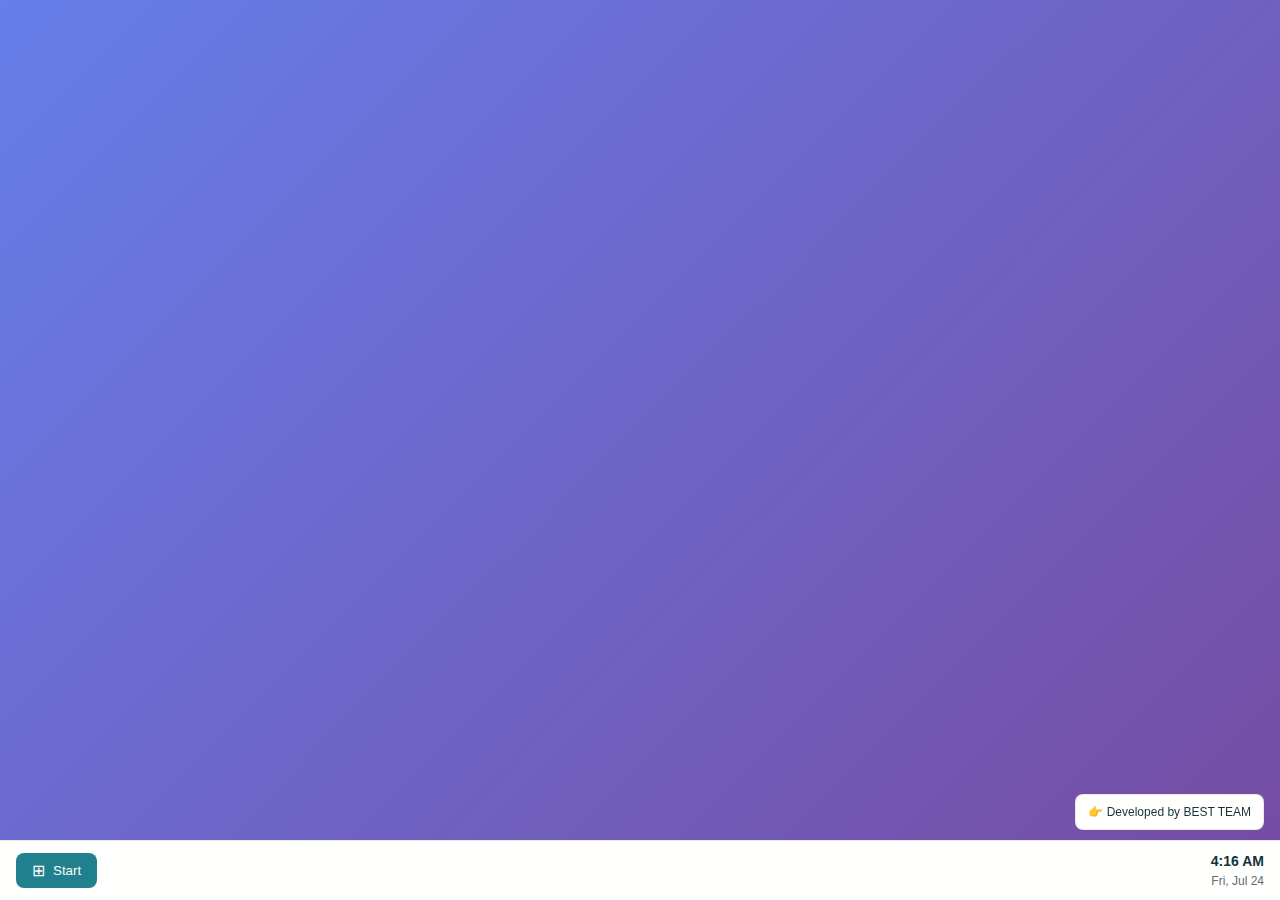
<file: OS/in.html>
<!DOCTYPE html>
<html lang="en">
<head>
    <meta charset="UTF-8">
    <meta name="viewport" content="width=device-width, initial-scale=1.0">
    <title>Browser OS - Desktop Environment</title>
    <link rel="icon" href="ico.png" type="image/png">
    <link rel="stylesheet" href="style.css">
</head>
<body>
    <!-- Desktop Environment -->
    <div class="desktop" id="desktop">
        <!-- Windows Container -->
        <div class="windows-container" id="windowsContainer"></div>
        
        <!-- Start Menu -->
        <div class="start-menu hidden" id="startMenu">
            <div class="start-menu-header">
                <div class="user-profile">
                    <div class="avatar">👤</div>
                    <span>Welcome, User</span>
                </div>
            </div>
            <div class="start-menu-search">
                <input type="text" placeholder="Search apps..." class="form-control" id="appSearch">
            </div>
            <div class="apps-grid" id="appsGrid">
                <div class="app-item" data-app="notes">
                    <div class="app-icon">📝</div>
                    <span>Notes</span>
                </div>
                <div class="app-item" data-app="calculator">
                    <div class="app-icon">🧮</div>
                    <span>Calculator</span>
                </div>
                <div class="app-item" data-app="search">
                    <div class="app-icon">🔍</div>
                    <span>Google Search</span>
                </div>
                <div class="app-item" data-app="youtube">
                    <div class="app-icon">📺</div>
                    <span>YouTube</span>
                </div>
                <div class="app-item" data-app="media">
                    <div class="app-icon">🎬</div>
                    <span>Media Player</span>
                </div>
                <div class="app-item" data-app="portfolio">
                    <div class="app-icon">💼</div>
                    <span>My Portfolio</span>
                </div>
                <div class="app-item" data-app="files">
                    <div class="app-icon">📁</div>
                    <span>File Explorer</span>
                </div>
                <div class="app-item" data-app="music">
                    <div class="app-icon">🎵</div>
                    <span>Music Player</span>
                </div>
                <div class="app-item" data-app="browser">
                    <div class="app-icon">🌐</div>
                    <span>Browser</span>
                </div>
                <div class="app-item" data-app="settings">
                    <div class="app-icon">⚙️</div>
                    <span>Settings</span>
                </div>
            </div>
            <div class="start-menu-footer">
                <button class="btn btn--outline" onclick="restartOS()">🔄 Restart</button>
            </div>
        </div>
        
        <!-- Taskbar -->
        <div class="taskbar">
            <button class="start-button" id="startButton">
                <span class="start-icon">⊞</span>
                <span>Start</span>
            </button>
            <div class="taskbar-apps" id="taskbarApps"></div>
            <div class="system-tray">
                <div class="clock" id="clock">
                    <div class="time">12:00 PM</div>
                    <div class="date">Wed, Aug 20</div>
                </div>
            </div>
        </div>
        
        <!-- Developer Credit -->
        <div class="developer-credit">
            👉 Developed by BEST TEAM
        </div>
    </div>

    <!-- Window Templates -->
    <template id="windowTemplate">
        <div class="window" data-app="">
            <div class="window-header">
                <div class="window-title"></div>
                <div class="window-controls">
                    <button class="window-control minimize">−</button>
                    <button class="window-control maximize">□</button>
                    <button class="window-control close">×</button>
                </div>
            </div>
            <div class="window-content"></div>
            <div class="resize-handles">
                <div class="resize-handle n"></div>
                <div class="resize-handle s"></div>
                <div class="resize-handle e"></div>
                <div class="resize-handle w"></div>
                <div class="resize-handle ne"></div>
                <div class="resize-handle nw"></div>
                <div class="resize-handle se"></div>
                <div class="resize-handle sw"></div>
            </div>
        </div>
    </template>

    <!-- App Templates -->
    <template id="notesTemplate">
        <div class="notes-app">
            <div class="notes-toolbar">
                <button class="btn btn--primary" onclick="createNewNote()">📄 New Note</button>
                <button class="btn btn--secondary" onclick="saveNote()">💾 Save</button>
                <input type="text" placeholder="Search notes..." class="form-control" style="width: 200px;">
            </div>
            <div class="notes-container">
                <div class="notes-list">
                    <div class="note-item active" data-note="0">
                        <h4>Welcome Note</h4>
                        <p>Click to edit this note...</p>
                        <small>Today</small>
                    </div>
                </div>
                <div class="note-editor">
                    <input type="text" class="note-title form-control" placeholder="Note title..." value="Welcome Note">
                    <textarea class="note-content form-control" placeholder="Start writing your note here...">Welcome to the Browser OS Notes app! This is a fully functional note-taking application with auto-save capabilities.</textarea>
                </div>
            </div>
        </div>
    </template>

    <template id="calculatorTemplate">
        <div class="calculator-app">
            <div class="calculator-display">
                <div class="display-result">0</div>
                <div class="display-expression"></div>
            </div>
            <div class="calculator-buttons">
                <button class="calc-btn clear" onclick="clearCalculator()">C</button>
                <button class="calc-btn" onclick="calculatePercent()">%</button>
                <button class="calc-btn" onclick="deleteLast()">⌫</button>
                <button class="calc-btn operator" onclick="inputOperator('÷')">÷</button>
                
                <button class="calc-btn number" onclick="inputNumber('7')">7</button>
                <button class="calc-btn number" onclick="inputNumber('8')">8</button>
                <button class="calc-btn number" onclick="inputNumber('9')">9</button>
                <button class="calc-btn operator" onclick="inputOperator('×')">×</button>
                
                <button class="calc-btn number" onclick="inputNumber('4')">4</button>
                <button class="calc-btn number" onclick="inputNumber('5')">5</button>
                <button class="calc-btn number" onclick="inputNumber('6')">6</button>
                <button class="calc-btn operator" onclick="inputOperator('-')">−</button>
                
                <button class="calc-btn number" onclick="inputNumber('1')">1</button>
                <button class="calc-btn number" onclick="inputNumber('2')">2</button>
                <button class="calc-btn number" onclick="inputNumber('3')">3</button>
                <button class="calc-btn operator" onclick="inputOperator('+')">+</button>
                
                <button class="calc-btn number zero" onclick="inputNumber('0')">0</button>
                <button class="calc-btn" onclick="inputNumber('.')">.</button>
                <button class="calc-btn equals" onclick="calculateResult()">=</button>
            </div>
        </div>
    </template>

    <template id="searchTemplate">
        <div class="search-app">
            <div class="search-header">
                <input type="text" class="search-input form-control" placeholder="Search Google..." id="googleSearchInput">
                <button class="btn btn--primary" onclick="performGoogleSearch()">🔍 Search</button>
            </div>
            <div class="search-results">
                <iframe id="googleFrame" src="https://www.google.com/webhp?igu=1" style="width: 100%; height: 100%; border: none;"></iframe>
            </div>
        </div>
    </template>

    <template id="youtubeTemplate">
        <div class="youtube-app">
            <div class="youtube-header">
                <input type="text" class="youtube-search form-control" placeholder="Search YouTube videos..." id="youtubeSearchInput">
                <button class="btn btn--primary" onclick="searchYouTube()">🎥 Search</button>
            </div>
            <div class="youtube-content">
                <iframe id="youtubeFrame" src="https://www.youtube.com/embed" style="width: 100%; height: 100%; border: none;"></iframe>
            </div>
        </div>
    </template>

    <template id="mediaTemplate">
        <div class="media-app">
            <div class="media-controls">
                <input type="file" accept="video/*,audio/*" class="form-control" onchange="loadMediaFile(this)">
                <div class="playback-controls">
                    <button class="btn btn--secondary" onclick="togglePlayPause()">▶️</button>
                    <input type="range" class="media-progress" min="0" max="100" value="0">
                    <input type="range" class="volume-control" min="0" max="100" value="50">
                    <span class="time-display">00:00 / 00:00</span>
                </div>
            </div>
            <div class="media-display">
                <video id="mediaPlayer" controls style="width: 100%; max-height: 400px;"></video>
            </div>
        </div>
    </template>

    <template id="portfolioTemplate">
        <div class="portfolio-app">
            <div class="portfolio-header">
                <h3>My Portfolio</h3>
                <a href="https://bala-6478.github.io/Bala-portfolio/" target="_blank" class="btn btn--primary">🔗 Open in New Tab</a>
            </div>
            <div class="portfolio-content">
                <iframe src="https://bala-6478.github.io/Bala-portfolio/" style="width: 100%; height: 100%; border: none;"></iframe>
            </div>
        </div>
    </template>

    <template id="filesTemplate">
        <div class="files-app">
            <div class="files-toolbar">
                <div class="breadcrumb">
                    <span onclick="navigateToFolder('')">Home</span>
                    <span id="currentPath"></span>
                </div>
                <div class="file-actions">
                    <button class="btn btn--secondary" onclick="createNewFolder()">📁 New Folder</button>
                    <button class="btn btn--secondary" onclick="uploadFile()">📄 Upload</button>
                </div>
            </div>
            <div class="files-container">
                <div class="files-sidebar">
                    <div class="folder-tree">
                        <div class="folder-item" onclick="navigateToFolder('Documents')">📁 Documents</div>
                        <div class="folder-item" onclick="navigateToFolder('Music')">🎵 Music</div>
                        <div class="folder-item" onclick="navigateToFolder('Pictures')">🖼️ Pictures</div>
                        <div class="folder-item" onclick="navigateToFolder('Videos')">🎬 Videos</div>
                    </div>
                </div>
                <div class="files-main">
                    <div class="files-grid" id="filesGrid">
                        <!-- Files will be populated dynamically -->
                    </div>
                </div>
            </div>
        </div>
    </template>

    <template id="musicTemplate">
        <div class="music-app">
            <div class="music-player">
                <div class="now-playing">
                    <div class="album-art">🎵</div>
                    <div class="track-info">
                        <h4 id="currentTrack">Sample Track 1</h4>
                        <p id="currentArtist">Demo Artist</p>
                    </div>
                </div>
                <div class="player-controls">
                    <button onclick="previousTrack()">⏮️</button>
                    <button onclick="togglePlay()" id="playPauseBtn">▶️</button>
                    <button onclick="nextTrack()">⏭️</button>
                </div>
                <div class="progress-bar">
                    <input type="range" id="progressSlider" min="0" max="100" value="0">
                    <span id="timeDisplay">0:00 / 3:45</span>
                </div>
            </div>
            <div class="playlist">
                <h3>Playlist</h3>
                <div class="playlist-items">
                    <div class="playlist-item active" onclick="selectTrack(0)">
                        <span>Sample Track 1</span>
                        <small>Demo Artist - 3:45</small>
                    </div>
                    <div class="playlist-item" onclick="selectTrack(1)">
                        <span>Sample Track 2</span>
                        <small>Demo Artist - 4:12</small>
                    </div>
                </div>
            </div>
        </div>
    </template>

    <template id="browserTemplate">
        <div class="browser-app">
            <div class="browser-toolbar">
                <button onclick="browserBack()">⬅️</button>
                <button onclick="browserForward()">➡️</button>
                <button onclick="browserRefresh()">🔄</button>
                <input type="url" class="address-bar form-control" placeholder="Enter URL..." id="addressBar">
                <button class="btn btn--primary" onclick="navigateToUrl()">Go</button>
                <button onclick="addBookmark()">⭐</button>
            </div>
            <div class="browser-content">
                <iframe id="browserFrame" src="https://www.google.com" style="width: 100%; height: 100%; border: none;"></iframe>
            </div>
        </div>
    </template>

    <template id="settingsTemplate">
        <div class="settings-app">
            <div class="settings-nav">
                <button class="settings-tab active" onclick="showSettingsTab('appearance')">🎨 Appearance</button>
                <button class="settings-tab" onclick="showSettingsTab('system')">⚙️ System</button>
            </div>
            <div class="settings-content">
                <div class="settings-section" id="appearance-settings">
                    <h3>Appearance</h3>
                    <div class="setting-item">
                        <label>Theme</label>
                        <select class="form-control" onchange="changeTheme(this.value)">
                            <option value="light">Light</option>
                            <option value="dark">Dark</option>
                        </select>
                    </div>
                    <div class="setting-item">
                        <label>Wallpaper</label>
                        <div class="wallpaper-options" id="wallpaperOptions">
                            <!-- Wallpaper options will be populated -->
                        </div>
                    </div>
                </div>
                <div class="settings-section hidden" id="system-settings">
                    <h3>System</h3>
                    <div class="setting-item">
                        <label>Startup Sound</label>
                        <input type="checkbox" checked>
                    </div>
                    <div class="setting-item">
                        <label>Auto-save</label>
                        <input type="checkbox" checked>
                    </div>
                </div>
            </div>
        </div>
    </template>

    <script src="app.js"></script>
</body>
</html>
</file>
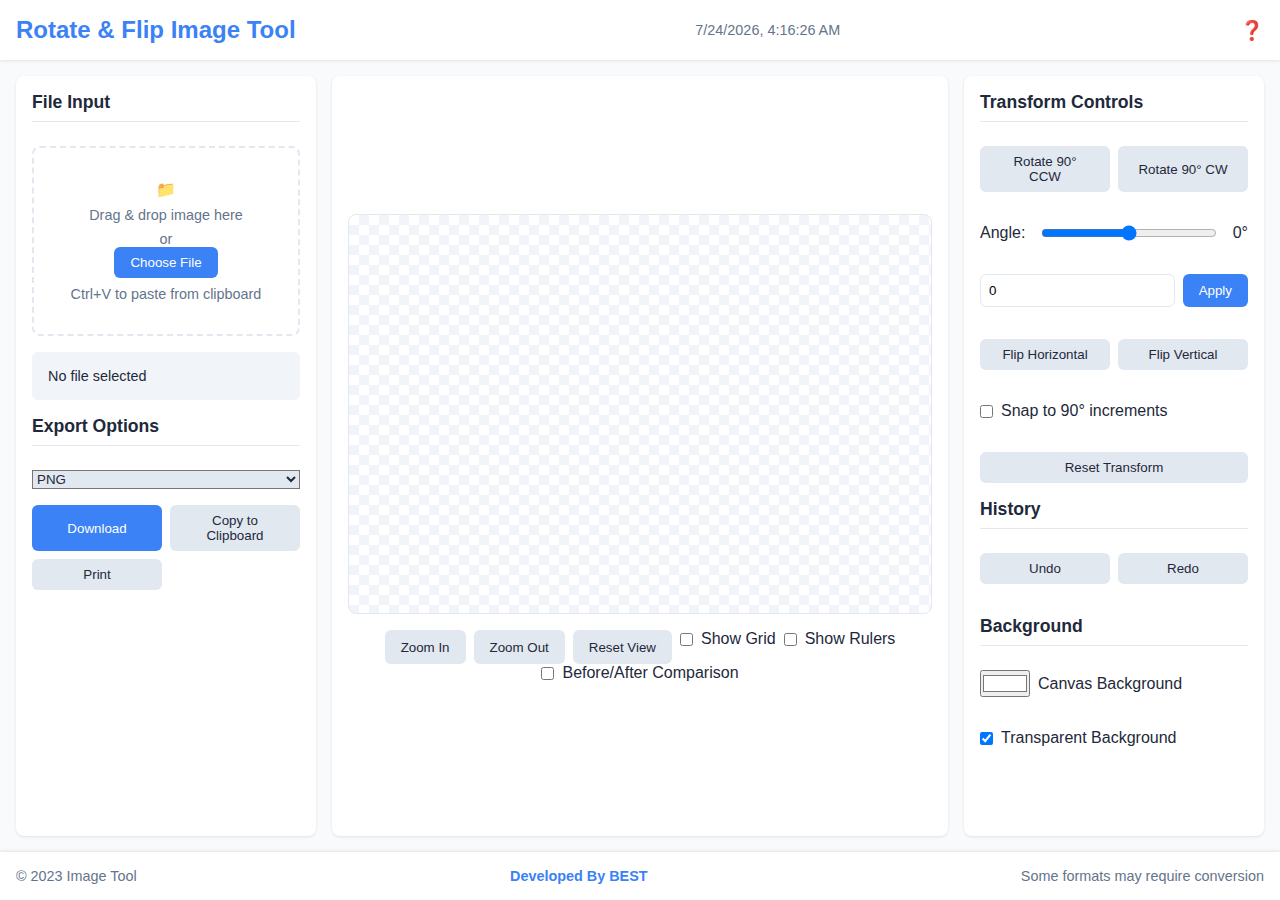
<file: Rotate & Flip Image/in.html>
<!DOCTYPE html>
<html lang="en">
<head>
    <meta charset="UTF-8">
    <meta name="viewport" content="width=device-width, initial-scale=1.0">
    <title>Rotate & Flip Image Tool</title>
    <style>
        :root {
            --primary-color: #3b82f6;
            --secondary-color: #2563eb;
            --bg-color: #f8fafc;
            --text-color: #1e293b;
            --border-color: #e2e8f0;
            --panel-bg: #ffffff;
            --success-color: #10b981;
            --error-color: #ef4444;
        }

        * {
            margin: 0;
            padding: 0;
            box-sizing: border-box;
            font-family: 'Segoe UI', Tahoma, Geneva, Verdana, sans-serif;
        }

        body {
            background-color: var(--bg-color);
            color: var(--text-color);
            min-height: 100vh;
            display: flex;
            flex-direction: column;
        }

        header {
            background-color: var(--panel-bg);
            padding: 1rem;
            box-shadow: 0 1px 3px rgba(0, 0, 0, 0.1);
            display: flex;
            justify-content: space-between;
            align-items: center;
        }

        .app-title {
            font-size: 1.5rem;
            font-weight: 600;
            color: var(--primary-color);
        }

        .datetime {
            font-size: 0.9rem;
            color: #64748b;
        }

        .help-icon {
            cursor: pointer;
            background: none;
            border: none;
            font-size: 1.2rem;
            color: var(--primary-color);
        }

        main {
            flex: 1;
            display: flex;
            flex-direction: column;
            padding: 1rem;
            gap: 1rem;
        }

        @media (min-width: 1024px) {
            main {
                flex-direction: row;
            }
        }

        .panel {
            background-color: var(--panel-bg);
            border-radius: 0.5rem;
            box-shadow: 0 1px 3px rgba(0, 0, 0, 0.1);
            padding: 1rem;
        }

        .left-panel {
            flex: 0 0 300px;
            display: flex;
            flex-direction: column;
            gap: 1rem;
        }

        .center-panel {
            flex: 1;
            display: flex;
            flex-direction: column;
            align-items: center;
            justify-content: center;
            min-height: 500px;
        }

        .right-panel {
            flex: 0 0 300px;
            display: flex;
            flex-direction: column;
            gap: 1rem;
        }

        .panel-title {
            font-size: 1.1rem;
            font-weight: 600;
            margin-bottom: 0.5rem;
            padding-bottom: 0.5rem;
            border-bottom: 1px solid var(--border-color);
        }

        .drop-area {
            border: 2px dashed var(--border-color);
            border-radius: 0.5rem;
            padding: 2rem;
            text-align: center;
            cursor: pointer;
            transition: all 0.3s;
        }

        .drop-area:hover, .drop-area.dragover {
            border-color: var(--primary-color);
            background-color: rgba(59, 130, 246, 0.05);
        }

        .drop-area p {
            margin-top: 0.5rem;
            color: #64748b;
            font-size: 0.9rem;
        }

        .btn {
            background-color: var(--primary-color);
            color: white;
            border: none;
            border-radius: 0.375rem;
            padding: 0.5rem 1rem;
            cursor: pointer;
            font-weight: 500;
            transition: background-color 0.2s;
            display: inline-flex;
            align-items: center;
            justify-content: center;
            gap: 0.5rem;
        }

        .btn:hover {
            background-color: var(--secondary-color);
        }

        .btn-secondary {
            background-color: #e2e8f0;
            color: var(--text-color);
        }

        .btn-secondary:hover {
            background-color: #cbd5e1;
        }

        .btn-danger {
            background-color: var(--error-color);
        }

        .btn-danger:hover {
            background-color: #dc2626;
        }

        .btn-success {
            background-color: var(--success-color);
        }

        .btn-success:hover {
            background-color: #059669;
        }

        .file-input {
            display: none;
        }

        .file-info {
            background-color: #f1f5f9;
            border-radius: 0.375rem;
            padding: 1rem;
            font-size: 0.9rem;
        }

        .file-info div {
            margin-bottom: 0.5rem;
        }

        .viewer-container {
            position: relative;
            width: 100%;
            height: 400px;
            overflow: hidden;
            border: 1px solid var(--border-color);
            border-radius: 0.5rem;
            background-image: 
                linear-gradient(45deg, #f1f5f9 25%, transparent 25%),
                linear-gradient(-45deg, #f1f5f9 25%, transparent 25%),
                linear-gradient(45deg, transparent 75%, #f1f5f9 75%),
                linear-gradient(-45deg, transparent 75%, #f1f5f9 75%);
            background-size: 20px 20px;
            background-position: 0 0, 0 10px, 10px -10px, -10px 0px;
        }

        #image-canvas {
            display: block;
            position: absolute;
            top: 0;
            left: 0;
            transform-origin: 0 0;
        }

        .viewer-controls {
            margin-top: 1rem;
            display: flex;
            gap: 0.5rem;
            justify-content: center;
        }

        .control-group {
            margin-bottom: 1rem;
        }

        .control-buttons {
            display: grid;
            grid-template-columns: repeat(2, 1fr);
            gap: 0.5rem;
            margin-bottom: 1rem;
        }

        .slider-container {
            display: flex;
            align-items: center;
            gap: 1rem;
            margin-bottom: 1rem;
        }

        .slider-container input[type="range"] {
            flex: 1;
        }

        .angle-input {
            display: flex;
            gap: 0.5rem;
            margin-bottom: 1rem;
        }

        .angle-input input {
            flex: 1;
            padding: 0.5rem;
            border: 1px solid var(--border-color);
            border-radius: 0.375rem;
        }

        .checkbox-group {
            display: flex;
            align-items: center;
            gap: 0.5rem;
            margin-bottom: 1rem;
        }

        .export-options {
            display: none;
            flex-direction: column;
            gap: 0.5rem;
            margin-top: 1rem;
            padding-top: 1rem;
            border-top: 1px solid var(--border-color);
        }

        .export-option {
            margin-bottom: 0.5rem;
        }

        .export-option label {
            display: block;
            margin-bottom: 0.25rem;
            font-weight: 500;
        }

        footer {
            background-color: var(--panel-bg);
            padding: 1rem;
            text-align: center;
            box-shadow: 0 -1px 3px rgba(0, 0, 0, 0.1);
            display: flex;
            justify-content: space-between;
            align-items: center;
            font-size: 0.9rem;
        }

        .copyright, .format-note {
            color: #64748b;
        }

        .developer {
            font-weight: 600;
            color: var(--primary-color);
        }

        .hidden {
            display: none;
        }

        .toast {
            position: fixed;
            bottom: 1rem;
            right: 1rem;
            padding: 1rem;
            border-radius: 0.375rem;
            background-color: var(--text-color);
            color: white;
            box-shadow: 0 4px 6px -1px rgba(0, 0, 0, 0.1);
            opacity: 0;
            transition: opacity 0.3s;
            z-index: 1000;
        }

        .toast.show {
            opacity: 1;
        }

        .toast.success {
            background-color: var(--success-color);
        }

        .toast.error {
            background-color: var(--error-color);
        }

        /* Loading spinner */
        .spinner {
            border: 3px solid #f1f5f9;
            border-top: 3px solid var(--primary-color);
            border-radius: 50%;
            width: 30px;
            height: 30px;
            animation: spin 1s linear infinite;
            margin: 0 auto;
        }

        @keyframes spin {
            0% { transform: rotate(0deg); }
            100% { transform: rotate(360deg); }
        }

        /* Mobile responsiveness */
        @media (max-width: 1023px) {
            .left-panel, .right-panel {
                flex: 1;
            }
            
            main {
                flex-direction: column;
            }
        }
    </style>
</head>
<body>
    <header>
        <div class="app-title">Rotate & Flip Image Tool</div>
        <div class="datetime" id="datetime">Loading...</div>
        <button class="help-icon" id="help-btn">❓</button>
    </header>

    <main>
        <div class="panel left-panel">
            <h3 class="panel-title">File Input</h3>
            <div class="drop-area" id="drop-area">
                <div>📁</div>
                <p>Drag & drop image here</p>
                <p>or</p>
                <button class="btn" id="choose-file-btn">Choose File</button>
                <input type="file" id="file-input" class="file-input" accept="image/*">
                <p>Ctrl+V to paste from clipboard</p>
            </div>

            <div class="file-info" id="file-info">
                <p>No file selected</p>
            </div>

            <h3 class="panel-title">Export Options</h3>
            <select id="export-format" class="btn-secondary">
                <option value="png">PNG</option>
                <option value="jpeg">JPEG</option>
                <option value="webp">WebP</option>
                <option value="bmp">BMP</option>
            </select>

            <div class="export-options" id="jpeg-options">
                <div class="export-option">
                    <label for="jpeg-quality">Quality</label>
                    <input type="range" id="jpeg-quality" min="0" max="100" value="90">
                    <span id="jpeg-quality-value">90%</span>
                </div>
                <div class="checkbox-group">
                    <input type="checkbox" id="jpeg-progressive">
                    <label for="jpeg-progressive">Progressive</label>
                </div>
            </div>

            <div class="export-options" id="webp-options">
                <div class="export-option">
                    <label for="webp-quality">Quality</label>
                    <input type="range" id="webp-quality" min="0" max="100" value="90">
                    <span id="webp-quality-value">90%</span>
                </div>
                <div class="checkbox-group">
                    <input type="checkbox" id="webp-lossless">
                    <label for="webp-lossless">Lossless</label>
                </div>
            </div>

            <div class="control-buttons">
                <button class="btn" id="download-btn" disabled>Download</button>
                <button class="btn btn-secondary" id="copy-btn" disabled>Copy to Clipboard</button>
                <button class="btn btn-secondary" id="print-btn" disabled>Print</button>
            </div>
        </div>

        <div class="panel center-panel">
            <div class="viewer-container" id="viewer-container">
                <canvas id="image-canvas"></canvas>
                <div id="loading-indicator" class="hidden">
                    <div class="spinner"></div>
                </div>
            </div>
            <div class="viewer-controls">
                <button class="btn btn-secondary" id="zoom-in-btn">Zoom In</button>
                <button class="btn btn-secondary" id="zoom-out-btn">Zoom Out</button>
                <button class="btn btn-secondary" id="reset-view-btn">Reset View</button>
                <div class="checkbox-group">
                    <input type="checkbox" id="grid-toggle">
                    <label for="grid-toggle">Show Grid</label>
                </div>
                <div class="checkbox-group">
                    <input type="checkbox" id="ruler-toggle">
                    <label for="ruler-toggle">Show Rulers</label>
                </div>
            </div>
            <div class="checkbox-group">
                <input type="checkbox" id="compare-toggle">
                <label for="compare-toggle">Before/After Comparison</label>
            </div>
            <div id="comparison-slider" class="hidden">
                <input type="range" min="0" max="100" value="50" id="comparison-range">
            </div>
        </div>

        <div class="panel right-panel">
            <h3 class="panel-title">Transform Controls</h3>
            
            <div class="control-buttons">
                <button class="btn btn-secondary" id="rotate-left-btn">Rotate 90° CCW</button>
                <button class="btn btn-secondary" id="rotate-right-btn">Rotate 90° CW</button>
            </div>

            <div class="slider-container">
                <label for="angle-slider">Angle:</label>
                <input type="range" id="angle-slider" min="-360" max="360" value="0" step="0.1">
                <span id="angle-value">0°</span>
            </div>

            <div class="angle-input">
                <input type="number" id="angle-input" step="0.1" min="-360" max="360" value="0">
                <button class="btn" id="apply-angle-btn">Apply</button>
            </div>

            <div class="control-buttons">
                <button class="btn btn-secondary" id="flip-h-btn">Flip Horizontal</button>
                <button class="btn btn-secondary" id="flip-v-btn">Flip Vertical</button>
            </div>

            <div class="checkbox-group">
                <input type="checkbox" id="snap-to-90">
                <label for="snap-to-90">Snap to 90° increments</label>
            </div>

            <button class="btn btn-secondary" id="reset-transform-btn">Reset Transform</button>

            <h3 class="panel-title">History</h3>
            <div class="control-buttons">
                <button class="btn btn-secondary" id="undo-btn" disabled>Undo</button>
                <button class="btn btn-secondary" id="redo-btn" disabled>Redo</button>
            </div>

            <h3 class="panel-title">Background</h3>
            <div class="checkbox-group">
                <input type="color" id="bg-color-picker" value="#ffffff">
                <label for="bg-color-picker">Canvas Background</label>
            </div>
            <div class="checkbox-group">
                <input type="checkbox" id="transparent-bg" checked>
                <label for="transparent-bg">Transparent Background</label>
            </div>
        </div>
    </main>

    <footer>
        <div class="copyright">© 2023 Image Tool</div>
        <div class="developer">Developed By BEST</div>
        <div class="format-note">Some formats may require conversion</div>
    </footer>

    <div class="toast" id="toast"></div>

    <script>
        // DOM Elements
        const datetimeElement = document.getElementById('datetime');
        const dropArea = document.getElementById('drop-area');
        const fileInput = document.getElementById('file-input');
        const chooseFileBtn = document.getElementById('choose-file-btn');
        const fileInfo = document.getElementById('file-info');
        const canvas = document.getElementById('image-canvas');
        const ctx = canvas.getContext('2d');
        const loadingIndicator = document.getElementById('loading-indicator');
        const exportFormat = document.getElementById('export-format');
        const jpegOptions = document.getElementById('jpeg-options');
        const webpOptions = document.getElementById('webp-options');
        const downloadBtn = document.getElementById('download-btn');
        const copyBtn = document.getElementById('copy-btn');
        const printBtn = document.getElementById('print-btn');
        const zoomInBtn = document.getElementById('zoom-in-btn');
        const zoomOutBtn = document.getElementById('zoom-out-btn');
        const resetViewBtn = document.getElementById('reset-view-btn');
        const rotateLeftBtn = document.getElementById('rotate-left-btn');
        const rotateRightBtn = document.getElementById('rotate-right-btn');
        const angleSlider = document.getElementById('angle-slider');
        const angleValue = document.getElementById('angle-value');
        const angleInput = document.getElementById('angle-input');
        const applyAngleBtn = document.getElementById('apply-angle-btn');
        const flipHBtn = document.getElementById('flip-h-btn');
        const flipVBtn = document.getElementById('flip-v-btn');
        const snapTo90 = document.getElementById('snap-to-90');
        const resetTransformBtn = document.getElementById('reset-transform-btn');
        const undoBtn = document.getElementById('undo-btn');
        const redoBtn = document.getElementById('redo-btn');
        const bgColorPicker = document.getElementById('bg-color-picker');
        const transparentBg = document.getElementById('transparent-bg');
        const compareToggle = document.getElementById('compare-toggle');
        const comparisonSlider = document.getElementById('comparison-slider');
        const comparisonRange = document.getElementById('comparison-range');
        const gridToggle = document.getElementById('grid-toggle');
        const rulerToggle = document.getElementById('ruler-toggle');
        const toast = document.getElementById('toast');
        const helpBtn = document.getElementById('help-btn');

        // State variables
        let originalImage = null;
        let currentImage = null;
        let scale = 1;
        let offsetX = 0;
        let offsetY = 0;
        let isDragging = false;
        let lastX, lastY;
        let rotationAngle = 0;
        let flipH = false;
        let flipV = false;
        let history = [];
        let historyIndex = -1;
        let fileName = '';
        let fileType = '';
        let naturalWidth = 0;
        let naturalHeight = 0;

        // Initialize
        function init() {
            updateDateTime();
            setInterval(updateDateTime, 1000);
            
            setupEventListeners();
            updateExportOptions();
        }

        // Update date and time
        function updateDateTime() {
            const now = new Date();
            datetimeElement.textContent = now.toLocaleString();
        }

        // Set up event listeners
        function setupEventListeners() {
            // File input
            chooseFileBtn.addEventListener('click', () => fileInput.click());
            fileInput.addEventListener('change', handleFileSelect);
            dropArea.addEventListener('dragover', handleDragOver);
            dropArea.addEventListener('dragleave', handleDragLeave);
            dropArea.addEventListener('drop', handleDrop);
            document.addEventListener('paste', handlePaste);

            // Export
            exportFormat.addEventListener('change', updateExportOptions);
            downloadBtn.addEventListener('click', handleDownload);
            copyBtn.addEventListener('click', handleCopyToClipboard);
            printBtn.addEventListener('click', handlePrint);

            // Viewer controls
            zoomInBtn.addEventListener('click', () => adjustZoom(0.1));
            zoomOutBtn.addEventListener('click', () => adjustZoom(-0.1));
            resetViewBtn.addEventListener('click', resetView);
            canvas.addEventListener('mousedown', startDragging);
            canvas.addEventListener('mousemove', whileDragging);
            canvas.addEventListener('mouseup', stopDragging);
            canvas.addEventListener('mouseleave', stopDragging);
            canvas.addEventListener('wheel', handleWheel);
            
            // Touch events for mobile
            canvas.addEventListener('touchstart', handleTouchStart);
            canvas.addEventListener('touchmove', handleTouchMove);
            canvas.addEventListener('touchend', handleTouchEnd);

            // Transform controls
            rotateLeftBtn.addEventListener('click', () => rotateImage(-90));
            rotateRightBtn.addEventListener('click', () => rotateImage(90));
            angleSlider.addEventListener('input', updateAngleFromSlider);
            applyAngleBtn.addEventListener('click', applyAngleFromInput);
            flipHBtn.addEventListener('click', () => flipImage('horizontal'));
            flipVBtn.addEventListener('click', () => flipImage('vertical'));
            resetTransformBtn.addEventListener('click', resetTransform);
            snapTo90.addEventListener('change', updateSnapTo90);
            
            // History
            undoBtn.addEventListener('click', undo);
            redoBtn.addEventListener('click', redo);
            
            // Background
            bgColorPicker.addEventListener('change', updateBackground);
            transparentBg.addEventListener('change', updateBackground);
            
            // Comparison
            compareToggle.addEventListener('change', toggleComparison);
            comparisonRange.addEventListener('input', updateComparison);
            
            // Help
            helpBtn.addEventListener('click', showHelp);
        }

        // File handling
        function handleFileSelect(e) {
            const file = e.target.files[0];
            if (file) processFile(file);
        }

        function handleDragOver(e) {
            e.preventDefault();
            dropArea.classList.add('dragover');
        }

        function handleDragLeave(e) {
            e.preventDefault();
            dropArea.classList.remove('dragover');
        }

        function handleDrop(e) {
            e.preventDefault();
            dropArea.classList.remove('dragover');
            const file = e.dataTransfer.files[0];
            if (file) processFile(file);
        }

        function handlePaste(e) {
            if (e.clipboardData && e.clipboardData.items) {
                const items = e.clipboardData.items;
                for (let i = 0; i < items.length; i++) {
                    if (items[i].type.indexOf('image') !== -1) {
                        const file = items[i].getAsFile();
                        if (file) processFile(file);
                        break;
                    }
                }
            }
        }

        function processFile(file) {
            showLoading(true);
            
            // Check if file type is supported
            const fileType = file.type.toLowerCase();
            const supportedTypes = ['image/jpeg', 'image/png', 'image/gif', 'image/bmp', 'image/webp'];
            
            if (!supportedTypes.includes(fileType)) {
                showToast('This image format may not be fully supported. Try converting to PNG/JPEG/WebP for best results.', 'error');
            }
            
            const reader = new FileReader();
            reader.onload = function(e) {
                const img = new Image();
                img.onload = function() {
                    originalImage = img;
                    currentImage = img;
                    fileName = file.name.replace(/\.[^/.]+$/, "");
                    fileType = file.type;
                    naturalWidth = img.naturalWidth;
                    naturalHeight = img.naturalHeight;
                    
                    updateFileInfo(file);
                    resetTransform();
                    resetView();
                    enableControls();
                    addToHistory();
                    
                    showLoading(false);
                    renderImage();
                };
                img.onerror = function() {
                    showToast('Error loading image. The file may be corrupted or in an unsupported format.', 'error');
                    showLoading(false);
                };
                img.src = e.target.result;
            };
            reader.onerror = function() {
                showToast('Error reading file', 'error');
                showLoading(false);
            };
            reader.readAsDataURL(file);
        }

        function updateFileInfo(file) {
            const sizeInMB = (file.size / (1024 * 1024)).toFixed(2);
            fileInfo.innerHTML = `
                <div><strong>Name:</strong> ${file.name}</div>
                <div><strong>Size:</strong> ${sizeInMB} MB</div>
                <div><strong>Type:</strong> ${file.type}</div>
                <div><strong>Dimensions:</strong> ${naturalWidth} × ${naturalHeight} px</div>
            `;
        }

        // Image rendering and transformation
        function renderImage() {
            if (!currentImage) return;
            
            const container = document.getElementById('viewer-container');
            const containerWidth = container.clientWidth;
            const containerHeight = container.clientHeight;
            
            // Calculate rotated dimensions
            const rad = rotationAngle * Math.PI / 180;
            const cos = Math.abs(Math.cos(rad));
            const sin = Math.abs(Math.sin(rad));
            const rotatedWidth = currentImage.width * cos + currentImage.height * sin;
            const rotatedHeight = currentImage.width * sin + currentImage.height * cos;
            
            // Set canvas size
            canvas.width = rotatedWidth;
            canvas.height = rotatedHeight;
            
            // Clear canvas
            ctx.clearRect(0, 0, canvas.width, canvas.height);
            
            // Set background
            if (!transparentBg.checked) {
                ctx.fillStyle = bgColorPicker.value;
                ctx.fillRect(0, 0, canvas.width, canvas.height);
            }
            
            // Apply transformations
            ctx.save();
            ctx.translate(canvas.width / 2, canvas.height / 2);
            ctx.rotate(rotationAngle * Math.PI / 180);
            ctx.scale(flipH ? -1 : 1, flipV ? -1 : 1);
            ctx.drawImage(
                currentImage, 
                -currentImage.width / 2, 
                -currentImage.height / 2,
                currentImage.width,
                currentImage.height
            );
            ctx.restore();
            
            // Apply zoom and pan
            canvas.style.transform = `scale(${scale}) translate(${offsetX}px, ${offsetY}px)`;
            
            // Draw grid if enabled
            if (gridToggle.checked) {
                drawGrid();
            }
            
            // Draw rulers if enabled
            if (rulerToggle.checked) {
                drawRulers();
            }
        }

        function drawGrid() {
            const gridSize = 20;
            ctx.strokeStyle = 'rgba(0, 0, 0, 0.1)';
            ctx.lineWidth = 1;
            
            // Vertical lines
            for (let x = gridSize; x < canvas.width; x += gridSize) {
                ctx.beginPath();
                ctx.moveTo(x, 0);
                ctx.lineTo(x, canvas.height);
                ctx.stroke();
            }
            
            // Horizontal lines
            for (let y = gridSize; y < canvas.height; y += gridSize) {
                ctx.beginPath();
                ctx.moveTo(0, y);
                ctx.lineTo(canvas.width, y);
                ctx.stroke();
            }
        }

        function drawRulers() {
            const rulerSize = 20;
            ctx.font = '10px Arial';
            ctx.fillStyle = '#000';
            
            // Top ruler
            ctx.fillRect(0, 0, canvas.width, rulerSize);
            ctx.fillStyle = '#fff';
            for (let x = 0; x < canvas.width; x += 50) {
                ctx.fillText(x.toString(), x + 2, 12);
            }
            
            // Left ruler
            ctx.fillStyle = '#000';
            ctx.fillRect(0, 0, rulerSize, canvas.height);
            ctx.fillStyle = '#fff';
            for (let y = 0; y < canvas.height; y += 50) {
                ctx.fillText(y.toString(), 2, y + 12);
            }
        }

        function rotateImage(angle) {
            if (snapTo90.checked) {
                angle = Math.round(angle / 90) * 90;
            }
            
            rotationAngle += angle;
            // Normalize angle to be between 0 and 360
            rotationAngle = (rotationAngle % 360 + 360) % 360;
            
            updateAngleDisplays();
            addToHistory();
            renderImage();
        }

        function flipImage(direction) {
            if (direction === 'horizontal') {
                flipH = !flipH;
            } else if (direction === 'vertical') {
                flipV = !flipV;
            }
            
            addToHistory();
            renderImage();
        }

        function resetTransform() {
            rotationAngle = 0;
            flipH = false;
            flipV = false;
            
            updateAngleDisplays();
            addToHistory();
            renderImage();
        }

        function updateAngleFromSlider() {
            rotationAngle = parseFloat(angleSlider.value);
            updateAngleDisplays();
            renderImage();
        }

        function applyAngleFromInput() {
            rotationAngle = parseFloat(angleInput.value);
            updateAngleDisplays();
            addToHistory();
            renderImage();
        }

        function updateAngleDisplays() {
            angleSlider.value = rotationAngle;
            angleValue.textContent = `${rotationAngle}°`;
            angleInput.value = rotationAngle;
        }

        function updateSnapTo90() {
            if (snapTo90.checked) {
                rotationAngle = Math.round(rotationAngle / 90) * 90;
                updateAngleDisplays();
                renderImage();
            }
        }

        // Zoom and pan
        function adjustZoom(amount) {
            scale += amount;
            scale = Math.max(0.1, Math.min(5, scale));
            renderImage();
        }

        function resetView() {
            scale = 1;
            offsetX = 0;
            offsetY = 0;
            renderImage();
        }

        function startDragging(e) {
            isDragging = true;
            lastX = e.clientX - canvas.getBoundingClientRect().left;
            lastY = e.clientY - canvas.getBoundingClientRect().top;
            canvas.style.cursor = 'grabbing';
        }

        function whileDragging(e) {
            if (!isDragging) return;
            const currentX = e.clientX - canvas.getBoundingClientRect().left;
            const currentY = e.clientY - canvas.getBoundingClientRect().top;
            
            offsetX += (currentX - lastX) / scale;
            offsetY += (currentY - lastY) / scale;
            
            lastX = currentX;
            lastY = currentY;
            
            renderImage();
        }

        function stopDragging() {
            isDragging = false;
            canvas.style.cursor = 'grab';
        }

        function handleWheel(e) {
            e.preventDefault();
            const delta = e.deltaY > 0 ? -0.1 : 0.1;
            adjustZoom(delta);
        }

        // Touch events for mobile
        function handleTouchStart(e) {
            if (e.touches.length === 1) {
                // Single touch for dragging
                isDragging = true;
                lastX = e.touches[0].clientX - canvas.getBoundingClientRect().left;
                lastY = e.touches[0].clientY - canvas.getBoundingClientRect().top;
            } else if (e.touches.length === 2) {
                // Multi-touch for zooming
                e.preventDefault();
                // Calculate initial distance between two touches
                const dx = e.touches[0].clientX - e.touches[1].clientX;
                const dy = e.touches[0].clientY - e.touches[1].clientY;
                initialTouchDistance = Math.sqrt(dx * dx + dy * dy);
            }
        }

        function handleTouchMove(e) {
            if (e.touches.length === 1 && isDragging) {
                // Single touch drag
                const currentX = e.touches[0].clientX - canvas.getBoundingClientRect().left;
                const currentY = e.touches[0].clientY - canvas.getBoundingClientRect().top;
                
                offsetX += (currentX - lastX) / scale;
                offsetY += (currentY - lastY) / scale;
                
                lastX = currentX;
                lastY = currentY;
                
                renderImage();
            } else if (e.touches.length === 2) {
                // Multi-touch zoom
                e.preventDefault();
                const dx = e.touches[0].clientX - e.touches[1].clientX;
                const dy = e.touches[0].clientY - e.touches[1].clientY;
                const currentDistance = Math.sqrt(dx * dx + dy * dy);
                
                if (initialTouchDistance) {
                    const zoomFactor = currentDistance / initialTouchDistance;
                    scale = Math.max(0.1, Math.min(5, scale * zoomFactor));
                    initialTouchDistance = currentDistance;
                    renderImage();
                }
            }
        }

        function handleTouchEnd(e) {
            if (e.touches.length === 0) {
                isDragging = false;
                initialTouchDistance = null;
            }
        }

        // History management
        function addToHistory() {
            // Remove future history if we're not at the end
            if (historyIndex < history.length - 1) {
                history = history.slice(0, historyIndex + 1);
            }
            
            // Add current state to history
            history.push({
                rotationAngle: rotationAngle,
                flipH: flipH,
                flipV: flipV
            });
            
            // Limit history to 10 items
            if (history.length > 10) {
                history.shift();
            }
            
            historyIndex = history.length - 1;
            updateHistoryButtons();
        }

        function undo() {
            if (historyIndex > 0) {
                historyIndex--;
                applyHistoryState();
            }
        }

        function redo() {
            if (historyIndex < history.length - 1) {
                historyIndex++;
                applyHistoryState();
            }
        }

        function applyHistoryState() {
            const state = history[historyIndex];
            rotationAngle = state.rotationAngle;
            flipH = state.flipH;
            flipV = state.flipV;
            
            updateAngleDisplays();
            updateHistoryButtons();
            renderImage();
        }

        function updateHistoryButtons() {
            undoBtn.disabled = historyIndex <= 0;
            redoBtn.disabled = historyIndex >= history.length - 1;
        }

        // Background
        function updateBackground() {
            renderImage();
        }

        // Comparison
        function toggleComparison() {
            if (compareToggle.checked) {
                comparisonSlider.classList.remove('hidden');
            } else {
                comparisonSlider.classList.add('hidden');
            }
            renderImage();
        }

        function updateComparison() {
            renderImage();
        }

        // Export
        function updateExportOptions() {
            const format = exportFormat.value;
            
            // Hide all options first
            jpegOptions.style.display = 'none';
            webpOptions.style.display = 'none';
            
            // Show options for selected format
            if (format === 'jpeg') {
                jpegOptions.style.display = 'flex';
            } else if (format === 'webp') {
                webpOptions.style.display = 'flex';
            }
            
            // Update quality value displays
            document.getElementById('jpeg-quality').addEventListener('input', function() {
                document.getElementById('jpeg-quality-value').textContent = this.value + '%';
            });
            
            document.getElementById('webp-quality').addEventListener('input', function() {
                document.getElementById('webp-quality-value').textContent = this.value + '%';
            });
        }

        function handleDownload() {
            if (!currentImage) return;
            
            const format = exportFormat.value;
            let quality;
            
            if (format === 'jpeg') {
                quality = document.getElementById('jpeg-quality').value / 100;
            } else if (format === 'webp') {
                quality = document.getElementById('webp-quality').value / 100;
            }
            
            // Create a temporary canvas for export
            const exportCanvas = document.createElement('canvas');
            const exportCtx = exportCanvas.getContext('2d');
            
            // Calculate rotated dimensions
            const rad = rotationAngle * Math.PI / 180;
            const cos = Math.abs(Math.cos(rad));
            const sin = Math.abs(Math.sin(rad));
            const rotatedWidth = currentImage.width * cos + currentImage.height * sin;
            const rotatedHeight = currentImage.width * sin + currentImage.height * cos;
            
            exportCanvas.width = rotatedWidth;
            exportCanvas.height = rotatedHeight;
            
            // Set background if not transparent
            if (!transparentBg.checked || format === 'jpeg') {
                exportCtx.fillStyle = bgColorPicker.value;
                exportCtx.fillRect(0, 0, exportCanvas.width, exportCanvas.height);
            }
            
            // Apply transformations
            exportCtx.save();
            exportCtx.translate(exportCanvas.width / 2, exportCanvas.height / 2);
            exportCtx.rotate(rotationAngle * Math.PI / 180);
            exportCtx.scale(flipH ? -1 : 1, flipV ? -1 : 1);
            exportCtx.drawImage(
                currentImage, 
                -currentImage.width / 2, 
                -currentImage.height / 2,
                currentImage.width,
                currentImage.height
            );
            exportCtx.restore();
            
            // Get the data URL
            let dataURL;
            if (format === 'jpeg') {
                dataURL = exportCanvas.toDataURL('image/jpeg', quality);
            } else if (format === 'png') {
                dataURL = exportCanvas.toDataURL('image/png');
            } else if (format === 'webp') {
                dataURL = exportCanvas.toDataURL('image/webp', quality);
            } else if (format === 'bmp') {
                // Note: BMP format is not natively supported by toDataURL in some browsers
                dataURL = exportCanvas.toDataURL('image/bmp');
            }
            
            // Create download link
            const link = document.createElement('a');
            link.download = `${fileName}_rotated_${rotationAngle}.${format}`;
            link.href = dataURL;
            link.click();
            
            showToast('Image downloaded successfully!', 'success');
        }

        function handleCopyToClipboard() {
            if (!currentImage) return;
            
            canvas.toBlob(function(blob) {
                const item = new ClipboardItem({ 'image/png': blob });
                navigator.clipboard.write([item])
                    .then(() => {
                        showToast('Image copied to clipboard!', 'success');
                    })
                    .catch(err => {
                        showToast('Failed to copy image to clipboard', 'error');
                        console.error('Copy failed:', err);
                    });
            });
        }

        function handlePrint() {
            const printWindow = window.open('', '_blank');
            printWindow.document.write(`
                <html>
                    <head>
                        <title>Print Image</title>
                        <style>
                            body { 
                                text-align: center; 
                                margin: 0; 
                                padding: 20px; 
                            }
                            img { 
                                max-width: 100%; 
                                height: auto; 
                            }
                            @media print {
                                body { padding: 0; }
                            }
                        </style>
                    </head>
                    <body>
                        <img src="${canvas.toDataURL('image/png')}" alt="Printed Image">
                    </body>
                </html>
            `);
            printWindow.document.close();
            printWindow.focus();
            
            // Wait for image to load before printing
            printWindow.onload = function() {
                printWindow.print();
            };
        }

        // UI helpers
        function enableControls() {
            downloadBtn.disabled = false;
            copyBtn.disabled = false;
            printBtn.disabled = false;
            rotateLeftBtn.disabled = false;
            rotateRightBtn.disabled = false;
            angleSlider.disabled = false;
            angleInput.disabled = false;
            applyAngleBtn.disabled = false;
            flipHBtn.disabled = false;
            flipVBtn.disabled = false;
            resetTransformBtn.disabled = false;
        }

        function showLoading(show) {
            if (show) {
                loadingIndicator.classList.remove('hidden');
            } else {
                loadingIndicator.classList.add('hidden');
            }
        }

        function showToast(message, type = '') {
            toast.textContent = message;
            toast.className = 'toast';
            if (type) toast.classList.add(type);
            toast.classList.add('show');
            
            setTimeout(() => {
                toast.classList.remove('show');
            }, 3000);
        }

        function showHelp() {
            alert(`
Keyboard Shortcuts:
- Ctrl/Cmd + V: Paste image from clipboard
- Mouse Wheel: Zoom in/out
- Drag: Pan the image

Tips:
- Use the angle slider for precise rotation control
- Enable "Snap to 90°" for perfect right-angle rotations
- Toggle grid and rulers for alignment assistance
- Use the before/after comparison to see your changes
            `);
        }

        // Initialize the app
        init();
    </script>
</body>
</html>
</file>
<file: Bala_Studio Player/style.css>
:root {
  /* Primitive Color Tokens */
  --color-white: rgba(255, 255, 255, 1);
  --color-black: rgba(0, 0, 0, 1);
  --color-cream-50: rgba(252, 252, 249, 1);
  --color-cream-100: rgba(255, 255, 253, 1);
  --color-gray-200: rgba(245, 245, 245, 1);
  --color-gray-300: rgba(167, 169, 169, 1);
  --color-gray-400: rgba(119, 124, 124, 1);
  --color-slate-500: rgba(98, 108, 113, 1);
  --color-brown-600: rgba(94, 82, 64, 1);
  --color-charcoal-700: rgba(31, 33, 33, 1);
  --color-charcoal-800: rgba(38, 40, 40, 1);
  --color-slate-900: rgba(19, 52, 59, 1);
  --color-teal-300: rgba(50, 184, 198, 1);
  --color-teal-400: rgba(45, 166, 178, 1);
  --color-teal-500: rgba(33, 128, 141, 1);
  --color-teal-600: rgba(29, 116, 128, 1);
  --color-teal-700: rgba(26, 104, 115, 1);
  --color-teal-800: rgba(41, 150, 161, 1);
  --color-red-400: rgba(255, 84, 89, 1);
  --color-red-500: rgba(192, 21, 47, 1);
  --color-orange-400: rgba(230, 129, 97, 1);
  --color-orange-500: rgba(168, 75, 47, 1);

  /* RGB versions for opacity control */
  --color-brown-600-rgb: 94, 82, 64;
  --color-teal-500-rgb: 33, 128, 141;
  --color-slate-900-rgb: 19, 52, 59;
  --color-slate-500-rgb: 98, 108, 113;
  --color-red-500-rgb: 192, 21, 47;
  --color-red-400-rgb: 255, 84, 89;
  --color-orange-500-rgb: 168, 75, 47;
  --color-orange-400-rgb: 230, 129, 97;

  /* Background color tokens (Light Mode) */
  --color-bg-1: rgba(59, 130, 246, 0.08); /* Light blue */
  --color-bg-2: rgba(245, 158, 11, 0.08); /* Light yellow */
  --color-bg-3: rgba(34, 197, 94, 0.08); /* Light green */
  --color-bg-4: rgba(239, 68, 68, 0.08); /* Light red */
  --color-bg-5: rgba(147, 51, 234, 0.08); /* Light purple */
  --color-bg-6: rgba(249, 115, 22, 0.08); /* Light orange */
  --color-bg-7: rgba(236, 72, 153, 0.08); /* Light pink */
  --color-bg-8: rgba(6, 182, 212, 0.08); /* Light cyan */

  /* Semantic Color Tokens (Light Mode) */
  --color-background: var(--color-cream-50);
  --color-surface: var(--color-cream-100);
  --color-text: var(--color-slate-900);
  --color-text-secondary: var(--color-slate-500);
  --color-primary: var(--color-teal-500);
  --color-primary-hover: var(--color-teal-600);
  --color-primary-active: var(--color-teal-700);
  --color-secondary: rgba(var(--color-brown-600-rgb), 0.12);
  --color-secondary-hover: rgba(var(--color-brown-600-rgb), 0.2);
  --color-secondary-active: rgba(var(--color-brown-600-rgb), 0.25);
  --color-border: rgba(var(--color-brown-600-rgb), 0.2);
  --color-btn-primary-text: var(--color-cream-50);
  --color-card-border: rgba(var(--color-brown-600-rgb), 0.12);
  --color-card-border-inner: rgba(var(--color-brown-600-rgb), 0.12);
  --color-error: var(--color-red-500);
  --color-success: var(--color-teal-500);
  --color-warning: var(--color-orange-500);
  --color-info: var(--color-slate-500);
  --color-focus-ring: rgba(var(--color-teal-500-rgb), 0.4);
  --color-select-caret: rgba(var(--color-slate-900-rgb), 0.8);

  /* Common style patterns */
  --focus-ring: 0 0 0 3px var(--color-focus-ring);
  --focus-outline: 2px solid var(--color-primary);
  --status-bg-opacity: 0.15;
  --status-border-opacity: 0.25;
  --select-caret-light: url("data:image/svg+xml,%3Csvg xmlns='http://www.w3.org/2000/svg' width='16' height='16' viewBox='0 0 24 24' fill='none' stroke='%23134252' stroke-width='2' stroke-linecap='round' stroke-linejoin='round'%3E%3Cpolyline points='6 9 12 15 18 9'%3E%3C/polyline%3E%3C/svg%3E");
  --select-caret-dark: url("data:image/svg+xml,%3Csvg xmlns='http://www.w3.org/2000/svg' width='16' height='16' viewBox='0 0 24 24' fill='none' stroke='%23f5f5f5' stroke-width='2' stroke-linecap='round' stroke-linejoin='round'%3E%3Cpolyline points='6 9 12 15 18 9'%3E%3C/polyline%3E%3C/svg%3E");

  /* RGB versions for opacity control */
  --color-success-rgb: 33, 128, 141;
  --color-error-rgb: 192, 21, 47;
  --color-warning-rgb: 168, 75, 47;
  --color-info-rgb: 98, 108, 113;

  /* Typography */
  --font-family-base: "FKGroteskNeue", "Geist", "Inter", -apple-system,
    BlinkMacSystemFont, "Segoe UI", Roboto, sans-serif;
  --font-family-mono: "Berkeley Mono", ui-monospace, SFMono-Regular, Menlo,
    Monaco, Consolas, monospace;
  --font-size-xs: 11px;
  --font-size-sm: 12px;
  --font-size-base: 14px;
  --font-size-md: 14px;
  --font-size-lg: 16px;
  --font-size-xl: 18px;
  --font-size-2xl: 20px;
  --font-size-3xl: 24px;
  --font-size-4xl: 30px;
  --font-weight-normal: 400;
  --font-weight-medium: 500;
  --font-weight-semibold: 550;
  --font-weight-bold: 600;
  --line-height-tight: 1.2;
  --line-height-normal: 1.5;
  --letter-spacing-tight: -0.01em;

  /* Spacing */
  --space-0: 0;
  --space-1: 1px;
  --space-2: 2px;
  --space-4: 4px;
  --space-6: 6px;
  --space-8: 8px;
  --space-10: 10px;
  --space-12: 12px;
  --space-16: 16px;
  --space-20: 20px;
  --space-24: 24px;
  --space-32: 32px;

  /* Border Radius */
  --radius-sm: 6px;
  --radius-base: 8px;
  --radius-md: 10px;
  --radius-lg: 12px;
  --radius-full: 9999px;

  /* Shadows */
  --shadow-xs: 0 1px 2px rgba(0, 0, 0, 0.02);
  --shadow-sm: 0 1px 3px rgba(0, 0, 0, 0.04), 0 1px 2px rgba(0, 0, 0, 0.02);
  --shadow-md: 0 4px 6px -1px rgba(0, 0, 0, 0.04),
    0 2px 4px -1px rgba(0, 0, 0, 0.02);
  --shadow-lg: 0 10px 15px -3px rgba(0, 0, 0, 0.04),
    0 4px 6px -2px rgba(0, 0, 0, 0.02);
  --shadow-inset-sm: inset 0 1px 0 rgba(255, 255, 255, 0.15),
    inset 0 -1px 0 rgba(0, 0, 0, 0.03);

  /* Animation */
  --duration-fast: 150ms;
  --duration-normal: 250ms;
  --ease-standard: cubic-bezier(0.16, 1, 0.3, 1);

  /* Layout */
  --container-sm: 640px;
  --container-md: 768px;
  --container-lg: 1024px;
  --container-xl: 1280px;
}

/* Dark mode colors */
@media (prefers-color-scheme: dark) {
  :root {
    /* RGB versions for opacity control (Dark Mode) */
    --color-gray-400-rgb: 119, 124, 124;
    --color-teal-300-rgb: 50, 184, 198;
    --color-gray-300-rgb: 167, 169, 169;
    --color-gray-200-rgb: 245, 245, 245;

    /* Background color tokens (Dark Mode) */
    --color-bg-1: rgba(29, 78, 216, 0.15); /* Dark blue */
    --color-bg-2: rgba(180, 83, 9, 0.15); /* Dark yellow */
    --color-bg-3: rgba(21, 128, 61, 0.15); /* Dark green */
    --color-bg-4: rgba(185, 28, 28, 0.15); /* Dark red */
    --color-bg-5: rgba(107, 33, 168, 0.15); /* Dark purple */
    --color-bg-6: rgba(194, 65, 12, 0.15); /* Dark orange */
    --color-bg-7: rgba(190, 24, 93, 0.15); /* Dark pink */
    --color-bg-8: rgba(8, 145, 178, 0.15); /* Dark cyan */
    
    /* Semantic Color Tokens (Dark Mode) */
    --color-background: var(--color-charcoal-700);
    --color-surface: var(--color-charcoal-800);
    --color-text: var(--color-gray-200);
    --color-text-secondary: rgba(var(--color-gray-300-rgb), 0.7);
    --color-primary: var(--color-teal-300);
    --color-primary-hover: var(--color-teal-400);
    --color-primary-active: var(--color-teal-800);
    --color-secondary: rgba(var(--color-gray-400-rgb), 0.15);
    --color-secondary-hover: rgba(var(--color-gray-400-rgb), 0.25);
    --color-secondary-active: rgba(var(--color-gray-400-rgb), 0.3);
    --color-border: rgba(var(--color-gray-400-rgb), 0.3);
    --color-error: var(--color-red-400);
    --color-success: var(--color-teal-300);
    --color-warning: var(--color-orange-400);
    --color-info: var(--color-gray-300);
    --color-focus-ring: rgba(var(--color-teal-300-rgb), 0.4);
    --color-btn-primary-text: var(--color-slate-900);
    --color-card-border: rgba(var(--color-gray-400-rgb), 0.2);
    --color-card-border-inner: rgba(var(--color-gray-400-rgb), 0.15);
    --shadow-inset-sm: inset 0 1px 0 rgba(255, 255, 255, 0.1),
      inset 0 -1px 0 rgba(0, 0, 0, 0.15);
    --button-border-secondary: rgba(var(--color-gray-400-rgb), 0.2);
    --color-border-secondary: rgba(var(--color-gray-400-rgb), 0.2);
    --color-select-caret: rgba(var(--color-gray-200-rgb), 0.8);

    /* Common style patterns - updated for dark mode */
    --focus-ring: 0 0 0 3px var(--color-focus-ring);
    --focus-outline: 2px solid var(--color-primary);
    --status-bg-opacity: 0.15;
    --status-border-opacity: 0.25;
    --select-caret-light: url("data:image/svg+xml,%3Csvg xmlns='http://www.w3.org/2000/svg' width='16' height='16' viewBox='0 0 24 24' fill='none' stroke='%23134252' stroke-width='2' stroke-linecap='round' stroke-linejoin='round'%3E%3Cpolyline points='6 9 12 15 18 9'%3E%3C/polyline%3E%3C/svg%3E");
    --select-caret-dark: url("data:image/svg+xml,%3Csvg xmlns='http://www.w3.org/2000/svg' width='16' height='16' viewBox='0 0 24 24' fill='none' stroke='%23f5f5f5' stroke-width='2' stroke-linecap='round' stroke-linejoin='round'%3E%3Cpolyline points='6 9 12 15 18 9'%3E%3C/polyline%3E%3C/svg%3E");

    /* RGB versions for dark mode */
    --color-success-rgb: var(--color-teal-300-rgb);
    --color-error-rgb: var(--color-red-400-rgb);
    --color-warning-rgb: var(--color-orange-400-rgb);
    --color-info-rgb: var(--color-gray-300-rgb);
  }
}

/* Data attribute for manual theme switching */
[data-color-scheme="dark"] {
  /* RGB versions for opacity control (dark mode) */
  --color-gray-400-rgb: 119, 124, 124;
  --color-teal-300-rgb: 50, 184, 198;
  --color-gray-300-rgb: 167, 169, 169;
  --color-gray-200-rgb: 245, 245, 245;

  /* Colorful background palette - Dark Mode */
  --color-bg-1: rgba(29, 78, 216, 0.15); /* Dark blue */
  --color-bg-2: rgba(180, 83, 9, 0.15); /* Dark yellow */
  --color-bg-3: rgba(21, 128, 61, 0.15); /* Dark green */
  --color-bg-4: rgba(185, 28, 28, 0.15); /* Dark red */
  --color-bg-5: rgba(107, 33, 168, 0.15); /* Dark purple */
  --color-bg-6: rgba(194, 65, 12, 0.15); /* Dark orange */
  --color-bg-7: rgba(190, 24, 93, 0.15); /* Dark pink */
  --color-bg-8: rgba(8, 145, 178, 0.15); /* Dark cyan */
  
  /* Semantic Color Tokens (Dark Mode) */
  --color-background: var(--color-charcoal-700);
  --color-surface: var(--color-charcoal-800);
  --color-text: var(--color-gray-200);
  --color-text-secondary: rgba(var(--color-gray-300-rgb), 0.7);
  --color-primary: var(--color-teal-300);
  --color-primary-hover: var(--color-teal-400);
  --color-primary-active: var(--color-teal-800);
  --color-secondary: rgba(var(--color-gray-400-rgb), 0.15);
  --color-secondary-hover: rgba(var(--color-gray-400-rgb), 0.25);
  --color-secondary-active: rgba(var(--color-gray-400-rgb), 0.3);
  --color-border: rgba(var(--color-gray-400-rgb), 0.3);
  --color-error: var(--color-red-400);
  --color-success: var(--color-teal-300);
  --color-warning: var(--color-orange-400);
  --color-info: var(--color-gray-300);
  --color-focus-ring: rgba(var(--color-teal-300-rgb), 0.4);
  --color-btn-primary-text: var(--color-slate-900);
  --color-card-border: rgba(var(--color-gray-400-rgb), 0.15);
  --color-card-border-inner: rgba(var(--color-gray-400-rgb), 0.15);
  --shadow-inset-sm: inset 0 1px 0 rgba(255, 255, 255, 0.1),
    inset 0 -1px 0 rgba(0, 0, 0, 0.15);
  --color-border-secondary: rgba(var(--color-gray-400-rgb), 0.2);
  --color-select-caret: rgba(var(--color-gray-200-rgb), 0.8);

  /* Common style patterns - updated for dark mode */
  --focus-ring: 0 0 0 3px var(--color-focus-ring);
  --focus-outline: 2px solid var(--color-primary);
  --status-bg-opacity: 0.15;
  --status-border-opacity: 0.25;
  --select-caret-light: url("data:image/svg+xml,%3Csvg xmlns='http://www.w3.org/2000/svg' width='16' height='16' viewBox='0 0 24 24' fill='none' stroke='%23134252' stroke-width='2' stroke-linecap='round' stroke-linejoin='round'%3E%3Cpolyline points='6 9 12 15 18 9'%3E%3C/polyline%3E%3C/svg%3E");
  --select-caret-dark: url("data:image/svg+xml,%3Csvg xmlns='http://www.w3.org/2000/svg' width='16' height='16' viewBox='0 0 24 24' fill='none' stroke='%23f5f5f5' stroke-width='2' stroke-linecap='round' stroke-linejoin='round'%3E%3Cpolyline points='6 9 12 15 18 9'%3E%3C/polyline%3E%3C/svg%3E");

  /* RGB versions for dark mode */
  --color-success-rgb: var(--color-teal-300-rgb);
  --color-error-rgb: var(--color-red-400-rgb);
  --color-warning-rgb: var(--color-orange-400-rgb);
  --color-info-rgb: var(--color-gray-300-rgb);
}

[data-color-scheme="light"] {
  /* RGB versions for opacity control (light mode) */
  --color-brown-600-rgb: 94, 82, 64;
  --color-teal-500-rgb: 33, 128, 141;
  --color-slate-900-rgb: 19, 52, 59;
  
  /* Semantic Color Tokens (Light Mode) */
  --color-background: var(--color-cream-50);
  --color-surface: var(--color-cream-100);
  --color-text: var(--color-slate-900);
  --color-text-secondary: var(--color-slate-500);
  --color-primary: var(--color-teal-500);
  --color-primary-hover: var(--color-teal-600);
  --color-primary-active: var(--color-teal-700);
  --color-secondary: rgba(var(--color-brown-600-rgb), 0.12);
  --color-secondary-hover: rgba(var(--color-brown-600-rgb), 0.2);
  --color-secondary-active: rgba(var(--color-brown-600-rgb), 0.25);
  --color-border: rgba(var(--color-brown-600-rgb), 0.2);
  --color-btn-primary-text: var(--color-cream-50);
  --color-card-border: rgba(var(--color-brown-600-rgb), 0.12);
  --color-card-border-inner: rgba(var(--color-brown-600-rgb), 0.12);
  --color-error: var(--color-red-500);
  --color-success: var(--color-teal-500);
  --color-warning: var(--color-orange-500);
  --color-info: var(--color-slate-500);
  --color-focus-ring: rgba(var(--color-teal-500-rgb), 0.4);

  /* RGB versions for light mode */
  --color-success-rgb: var(--color-teal-500-rgb);
  --color-error-rgb: var(--color-red-500-rgb);
  --color-warning-rgb: var(--color-orange-500-rgb);
  --color-info-rgb: var(--color-slate-500-rgb);
}

/* Base styles */
html {
  font-size: var(--font-size-base);
  font-family: var(--font-family-base);
  line-height: var(--line-height-normal);
  color: var(--color-text);
  background-color: var(--color-background);
  -webkit-font-smoothing: antialiased;
  box-sizing: border-box;
}

body {
  margin: 0;
  padding: 0;
}

*,
*::before,
*::after {
  box-sizing: inherit;
}

/* Typography */
h1,
h2,
h3,
h4,
h5,
h6 {
  margin: 0;
  font-weight: var(--font-weight-semibold);
  line-height: var(--line-height-tight);
  color: var(--color-text);
  letter-spacing: var(--letter-spacing-tight);
}

h1 {
  font-size: var(--font-size-4xl);
}
h2 {
  font-size: var(--font-size-3xl);
}
h3 {
  font-size: var(--font-size-2xl);
}
h4 {
  font-size: var(--font-size-xl);
}
h5 {
  font-size: var(--font-size-lg);
}
h6 {
  font-size: var(--font-size-md);
}

p {
  margin: 0 0 var(--space-16) 0;
}

a {
  color: var(--color-primary);
  text-decoration: none;
  transition: color var(--duration-fast) var(--ease-standard);
}

a:hover {
  color: var(--color-primary-hover);
}

code,
pre {
  font-family: var(--font-family-mono);
  font-size: calc(var(--font-size-base) * 0.95);
  background-color: var(--color-secondary);
  border-radius: var(--radius-sm);
}

code {
  padding: var(--space-1) var(--space-4);
}

pre {
  padding: var(--space-16);
  margin: var(--space-16) 0;
  overflow: auto;
  border: 1px solid var(--color-border);
}

pre code {
  background: none;
  padding: 0;
}

/* Buttons */
.btn {
  display: inline-flex;
  align-items: center;
  justify-content: center;
  padding: var(--space-8) var(--space-16);
  border-radius: var(--radius-base);
  font-size: var(--font-size-base);
  font-weight: 500;
  line-height: 1.5;
  cursor: pointer;
  transition: all var(--duration-normal) var(--ease-standard);
  border: none;
  text-decoration: none;
  position: relative;
}

.btn:focus-visible {
  outline: none;
  box-shadow: var(--focus-ring);
}

.btn--primary {
  background: var(--color-primary);
  color: var(--color-btn-primary-text);
}

.btn--primary:hover {
  background: var(--color-primary-hover);
}

.btn--primary:active {
  background: var(--color-primary-active);
}

.btn--secondary {
  background: var(--color-secondary);
  color: var(--color-text);
}

.btn--secondary:hover {
  background: var(--color-secondary-hover);
}

.btn--secondary:active {
  background: var(--color-secondary-active);
}

.btn--outline {
  background: transparent;
  border: 1px solid var(--color-border);
  color: var(--color-text);
}

.btn--outline:hover {
  background: var(--color-secondary);
}

.btn--sm {
  padding: var(--space-4) var(--space-12);
  font-size: var(--font-size-sm);
  border-radius: var(--radius-sm);
}

.btn--lg {
  padding: var(--space-10) var(--space-20);
  font-size: var(--font-size-lg);
  border-radius: var(--radius-md);
}

.btn--full-width {
  width: 100%;
}

.btn:disabled {
  opacity: 0.5;
  cursor: not-allowed;
}

/* Form elements */
.form-control {
  display: block;
  width: 100%;
  padding: var(--space-8) var(--space-12);
  font-size: var(--font-size-md);
  line-height: 1.5;
  color: var(--color-text);
  background-color: var(--color-surface);
  border: 1px solid var(--color-border);
  border-radius: var(--radius-base);
  transition: border-color var(--duration-fast) var(--ease-standard),
    box-shadow var(--duration-fast) var(--ease-standard);
}

textarea.form-control {
  font-family: var(--font-family-base);
  font-size: var(--font-size-base);
}

select.form-control {
  padding: var(--space-8) var(--space-12);
  -webkit-appearance: none;
  -moz-appearance: none;
  appearance: none;
  background-image: var(--select-caret-light);
  background-repeat: no-repeat;
  background-position: right var(--space-12) center;
  background-size: 16px;
  padding-right: var(--space-32);
}

/* Add a dark mode specific caret */
@media (prefers-color-scheme: dark) {
  select.form-control {
    background-image: var(--select-caret-dark);
  }
}

/* Also handle data-color-scheme */
[data-color-scheme="dark"] select.form-control {
  background-image: var(--select-caret-dark);
}

[data-color-scheme="light"] select.form-control {
  background-image: var(--select-caret-light);
}

.form-control:focus {
  border-color: var(--color-primary);
  outline: var(--focus-outline);
}

.form-label {
  display: block;
  margin-bottom: var(--space-8);
  font-weight: var(--font-weight-medium);
  font-size: var(--font-size-sm);
}

.form-group {
  margin-bottom: var(--space-16);
}

/* Card component */
.card {
  background-color: var(--color-surface);
  border-radius: var(--radius-lg);
  border: 1px solid var(--color-card-border);
  box-shadow: var(--shadow-sm);
  overflow: hidden;
  transition: box-shadow var(--duration-normal) var(--ease-standard);
}

.card:hover {
  box-shadow: var(--shadow-md);
}

.card__body {
  padding: var(--space-16);
}

.card__header,
.card__footer {
  padding: var(--space-16);
  border-bottom: 1px solid var(--color-card-border-inner);
}

/* Status indicators - simplified with CSS variables */
.status {
  display: inline-flex;
  align-items: center;
  padding: var(--space-6) var(--space-12);
  border-radius: var(--radius-full);
  font-weight: var(--font-weight-medium);
  font-size: var(--font-size-sm);
}

.status--success {
  background-color: rgba(
    var(--color-success-rgb, 33, 128, 141),
    var(--status-bg-opacity)
  );
  color: var(--color-success);
  border: 1px solid
    rgba(var(--color-success-rgb, 33, 128, 141), var(--status-border-opacity));
}

.status--error {
  background-color: rgba(
    var(--color-error-rgb, 192, 21, 47),
    var(--status-bg-opacity)
  );
  color: var(--color-error);
  border: 1px solid
    rgba(var(--color-error-rgb, 192, 21, 47), var(--status-border-opacity));
}

.status--warning {
  background-color: rgba(
    var(--color-warning-rgb, 168, 75, 47),
    var(--status-bg-opacity)
  );
  color: var(--color-warning);
  border: 1px solid
    rgba(var(--color-warning-rgb, 168, 75, 47), var(--status-border-opacity));
}

.status--info {
  background-color: rgba(
    var(--color-info-rgb, 98, 108, 113),
    var(--status-bg-opacity)
  );
  color: var(--color-info);
  border: 1px solid
    rgba(var(--color-info-rgb, 98, 108, 113), var(--status-border-opacity));
}

/* Container layout */
.container {
  width: 100%;
  margin-right: auto;
  margin-left: auto;
  padding-right: var(--space-16);
  padding-left: var(--space-16);
}

@media (min-width: 640px) {
  .container {
    max-width: var(--container-sm);
  }
}
@media (min-width: 768px) {
  .container {
    max-width: var(--container-md);
  }
}
@media (min-width: 1024px) {
  .container {
    max-width: var(--container-lg);
  }
}
@media (min-width: 1280px) {
  .container {
    max-width: var(--container-xl);
  }
}

/* Utility classes */
.flex {
  display: flex;
}
.flex-col {
  flex-direction: column;
}
.items-center {
  align-items: center;
}
.justify-center {
  justify-content: center;
}
.justify-between {
  justify-content: space-between;
}
.gap-4 {
  gap: var(--space-4);
}
.gap-8 {
  gap: var(--space-8);
}
.gap-16 {
  gap: var(--space-16);
}

.m-0 {
  margin: 0;
}
.mt-8 {
  margin-top: var(--space-8);
}
.mb-8 {
  margin-bottom: var(--space-8);
}
.mx-8 {
  margin-left: var(--space-8);
  margin-right: var(--space-8);
}
.my-8 {
  margin-top: var(--space-8);
  margin-bottom: var(--space-8);
}

.p-0 {
  padding: 0;
}
.py-8 {
  padding-top: var(--space-8);
  padding-bottom: var(--space-8);
}
.px-8 {
  padding-left: var(--space-8);
  padding-right: var(--space-8);
}
.py-16 {
  padding-top: var(--space-16);
  padding-bottom: var(--space-16);
}
.px-16 {
  padding-left: var(--space-16);
  padding-right: var(--space-16);
}

.block {
  display: block;
}
.hidden {
  display: none;
}

/* Accessibility */
.sr-only {
  position: absolute;
  width: 1px;
  height: 1px;
  padding: 0;
  margin: -1px;
  overflow: hidden;
  clip: rect(0, 0, 0, 0);
  white-space: nowrap;
  border-width: 0;
}

:focus-visible {
  outline: var(--focus-outline);
  outline-offset: 2px;
}

/* Dark mode specifics */
[data-color-scheme="dark"] .btn--outline {
  border: 1px solid var(--color-border-secondary);
}

@font-face {
  font-family: 'FKGroteskNeue';
  src: url('https://r2cdn.perplexity.ai/fonts/FKGroteskNeue.woff2')
    format('woff2');
}

/* END PERPLEXITY DESIGN SYSTEM */
/* Import design system */
/* Modern Music Player Styles */

* {
    margin: 0;
    padding: 0;
    box-sizing: border-box;
}

body {
    font-family: var(--font-family-base);
    background: linear-gradient(135deg, #1a1a2e 0%, #16213e 50%, #0f3460 100%);
    min-height: 100vh;
    color: #ffffff;
    overflow-x: hidden;
}

.app-container {
    min-height: 100vh;
    display: flex;
    flex-direction: column;
    backdrop-filter: blur(10px);
    background: rgba(255, 255, 255, 0.02);
}

/* Header Styles */
.header {
    background: rgba(255, 255, 255, 0.1);
    backdrop-filter: blur(20px);
    border-bottom: 1px solid rgba(255, 255, 255, 0.1);
    padding: var(--space-20) 0;
    position: sticky;
    top: 0;
    z-index: 100;
}

.header-content {
    max-width: 1200px;
    margin: 0 auto;
    padding: 0 var(--space-24);
    display: flex;
    justify-content: space-between;
    align-items: center;
    flex-wrap: wrap;
    gap: var(--space-16);
}

.app-title {
    font-size: var(--font-size-3xl);
    font-weight: var(--font-weight-bold);
    background: linear-gradient(135deg, #00d4ff, #ff006e);
    -webkit-background-clip: text;
    -webkit-text-fill-color: transparent;
    background-clip: text;
    display: flex;
    align-items: center;
    gap: var(--space-12);
}

.upload-controls {
    display: flex;
    gap: var(--space-20);
    flex-wrap: wrap;
}

.upload-group {
    display: flex;
    flex-direction: column;
    align-items: center;
    gap: var(--space-8);
}

.upload-btn {
    display: flex;
    align-items: center;
    gap: var(--space-8);
    padding: var(--space-12) var(--space-20);
    background: rgba(255, 255, 255, 0.1);
    backdrop-filter: blur(10px);
    border: 1px solid rgba(255, 255, 255, 0.2);
    border-radius: var(--radius-lg);
    color: #ffffff;
    cursor: pointer;
    transition: all var(--duration-normal) var(--ease-standard);
    font-weight: var(--font-weight-medium);
    font-size: var(--font-size-sm);
}

.upload-btn:hover {
    background: rgba(255, 255, 255, 0.15);
    border-color: #00d4ff;
    transform: translateY(-2px);
    box-shadow: 0 8px 25px rgba(0, 212, 255, 0.3);
}

.upload-btn--audio:hover {
    box-shadow: 0 8px 25px rgba(0, 212, 255, 0.3);
}

.upload-btn--lyrics:hover {
    box-shadow: 0 8px 25px rgba(255, 0, 110, 0.3);
}

.file-name {
    font-size: var(--font-size-xs);
    color: #b3b3b3;
    text-align: center;
    max-width: 150px;
    white-space: nowrap;
    overflow: hidden;
    text-overflow: ellipsis;
}

/* Main Content */
.main-content {
    flex: 1;
    display: grid;
    grid-template-columns: 1fr 400px;
    gap: var(--space-32);
    max-width: 1200px;
    margin: 0 auto;
    padding: var(--space-32) var(--space-24);
}

.player-section {
    display: flex;
    flex-direction: column;
    gap: var(--space-32);
}

/* Player Container */
.player-container {
    background: rgba(255, 255, 255, 0.05);
    backdrop-filter: blur(20px);
    border-radius: var(--radius-lg);
    border: 1px solid rgba(255, 255, 255, 0.1);
    padding: var(--space-32);
    display: flex;
    flex-direction: column;
    align-items: center;
    gap: var(--space-32);
}

.album-art {
    width: 200px;
    height: 200px;
    border-radius: var(--radius-lg);
    background: linear-gradient(135deg, #00d4ff, #ff006e);
    display: flex;
    align-items: center;
    justify-content: center;
    position: relative;
    overflow: hidden;
    box-shadow: 0 15px 35px rgba(0, 0, 0, 0.3);
}

.album-art-placeholder {
    width: 100%;
    height: 100%;
    display: flex;
    align-items: center;
    justify-content: center;
    background: rgba(0, 0, 0, 0.3);
    backdrop-filter: blur(10px);
}

.album-art-placeholder i {
    font-size: 4rem;
    color: rgba(255, 255, 255, 0.7);
}

/* Player Controls */
.player-controls {
    width: 100%;
    display: flex;
    flex-direction: column;
    gap: var(--space-24);
}

.control-buttons {
    display: flex;
    align-items: center;
    justify-content: center;
    gap: var(--space-16);
}

.control-btn {
    width: 50px;
    height: 50px;
    border-radius: 50%;
    border: none;
    background: rgba(255, 255, 255, 0.1);
    color: #ffffff;
    cursor: pointer;
    display: flex;
    align-items: center;
    justify-content: center;
    font-size: var(--font-size-lg);
    transition: all var(--duration-normal) var(--ease-standard);
    backdrop-filter: blur(10px);
}

.control-btn--play {
    width: 70px;
    height: 70px;
    background: linear-gradient(135deg, #00d4ff, #ff006e);
    font-size: var(--font-size-xl);
}

.control-btn:hover:not(:disabled) {
    background: rgba(255, 255, 255, 0.2);
    transform: scale(1.1);
}

.control-btn--play:hover:not(:disabled) {
    transform: scale(1.1);
    box-shadow: 0 10px 30px rgba(0, 212, 255, 0.4);
}

.control-btn:disabled {
    opacity: 0.3;
    cursor: not-allowed;
}

/* Progress Bar */
.progress-container {
    display: flex;
    align-items: center;
    gap: var(--space-16);
    width: 100%;
}

.time-display {
    font-size: var(--font-size-sm);
    color: #b3b3b3;
    font-weight: var(--font-weight-medium);
    min-width: 40px;
}

.progress-bar {
    flex: 1;
    height: 6px;
    position: relative;
}

.progress-track {
    width: 100%;
    height: 100%;
    background: rgba(255, 255, 255, 0.1);
    border-radius: var(--radius-full);
    position: relative;
    cursor: pointer;
    overflow: hidden;
}

.progress-fill {
    height: 100%;
    background: linear-gradient(90deg, #00d4ff, #ff006e);
    border-radius: var(--radius-full);
    width: 0%;
    transition: width 0.1s ease;
}

.progress-thumb {
    width: 16px;
    height: 16px;
    background: #ffffff;
    border-radius: 50%;
    position: absolute;
    top: 50%;
    transform: translateY(-50%);
    left: 0%;
    opacity: 0;
    transition: all var(--duration-normal) var(--ease-standard);
    box-shadow: 0 2px 10px rgba(0, 0, 0, 0.3);
}

.progress-track:hover .progress-thumb {
    opacity: 1;
}

/* Volume Control */
.volume-container {
    display: flex;
    align-items: center;
    gap: var(--space-12);
}

.volume-btn {
    background: none;
    border: none;
    color: #b3b3b3;
    cursor: pointer;
    font-size: var(--font-size-lg);
    transition: color var(--duration-fast) var(--ease-standard);
}

.volume-btn:hover {
    color: #00d4ff;
}

.volume-slider {
    width: 80px;
}

.volume-slider input[type="range"] {
    width: 100%;
    height: 4px;
    background: rgba(255, 255, 255, 0.1);
    border-radius: var(--radius-full);
    outline: none;
    -webkit-appearance: none;
}

.volume-slider input[type="range"]::-webkit-slider-thumb {
    -webkit-appearance: none;
    width: 12px;
    height: 12px;
    background: #00d4ff;
    border-radius: 50%;
    cursor: pointer;
}

/* Spectrum Visualizer */
.spectrum-container {
    background: rgba(255, 255, 255, 0.03);
    border-radius: var(--radius-lg);
    border: 1px solid rgba(255, 255, 255, 0.1);
    padding: var(--space-24);
    display: flex;
    justify-content: center;
    align-items: center;
}

#spectrumCanvas {
    max-width: 100%;
    height: auto;
    border-radius: var(--radius-base);
}

/* Lyrics Section */
.lyrics-section {
    background: rgba(255, 255, 255, 0.05);
    backdrop-filter: blur(20px);
    border-radius: var(--radius-lg);
    border: 1px solid rgba(255, 255, 255, 0.1);
    display: flex;
    flex-direction: column;
    height: fit-content;
    max-height: 600px;
}

.lyrics-header {
    padding: var(--space-20) var(--space-24);
    border-bottom: 1px solid rgba(255, 255, 255, 0.1);
}

.lyrics-header h3 {
    font-size: var(--font-size-xl);
    font-weight: var(--font-weight-semibold);
    color: #ffffff;
}

.lyrics-container {
    flex: 1;
    padding: var(--space-24);
    overflow-y: auto;
    scrollbar-width: thin;
    scrollbar-color: rgba(255, 255, 255, 0.2) transparent;
}

.lyrics-container::-webkit-scrollbar {
    width: 6px;
}

.lyrics-container::-webkit-scrollbar-track {
    background: transparent;
}

.lyrics-container::-webkit-scrollbar-thumb {
    background: rgba(255, 255, 255, 0.2);
    border-radius: var(--radius-full);
}

.lyrics-placeholder {
    text-align: center;
    color: #b3b3b3;
    font-style: italic;
    padding: var(--space-32);
}

.lyric-line {
    padding: var(--space-8) 0;
    font-size: var(--font-size-lg);
    line-height: 1.6;
    transition: all var(--duration-normal) var(--ease-standard);
    opacity: 0.4;
    cursor: pointer;
}

.lyric-line.current {
    opacity: 1;
    color: #00d4ff;
    font-weight: var(--font-weight-semibold);
    text-shadow: 0 0 20px rgba(0, 212, 255, 0.5);
    transform: scale(1.05);
}

.lyric-line.previous,
.lyric-line.next {
    opacity: 0.7;
}

.lyric-line:hover {
    opacity: 0.8;
}

/* Footer */
.footer {
    background: rgba(255, 255, 255, 0.05);
    border-top: 1px solid rgba(255, 255, 255, 0.1);
    padding: var(--space-20);
    text-align: center;
}

.footer p {
    color: #b3b3b3;
    font-size: var(--font-size-sm);
    margin: 0;
}

/* Modal Styles */
.modal {
    position: fixed;
    top: 0;
    left: 0;
    width: 100%;
    height: 100%;
    background: rgba(0, 0, 0, 0.8);
    backdrop-filter: blur(10px);
    z-index: 1000;
    display: flex;
    align-items: center;
    justify-content: center;
    opacity: 1;
    visibility: visible;
    transition: all var(--duration-normal) var(--ease-standard);
}

.modal.hidden {
    opacity: 0;
    visibility: hidden;
}

.modal-content {
    background: rgba(255, 255, 255, 0.1);
    backdrop-filter: blur(20px);
    border-radius: var(--radius-lg);
    border: 1px solid rgba(255, 255, 255, 0.2);
    max-width: 400px;
    width: 90%;
}

.modal-header {
    display: flex;
    justify-content: space-between;
    align-items: center;
    padding: var(--space-20) var(--space-24);
    border-bottom: 1px solid rgba(255, 255, 255, 0.1);
}

.modal-header h3 {
    color: #ff006e;
    font-size: var(--font-size-xl);
    margin: 0;
}

.modal-close {
    background: none;
    border: none;
    color: #ffffff;
    cursor: pointer;
    font-size: var(--font-size-lg);
    padding: var(--space-8);
    border-radius: var(--radius-base);
    transition: all var(--duration-fast) var(--ease-standard);
}

.modal-close:hover {
    background: rgba(255, 255, 255, 0.1);
}

.modal-body {
    padding: var(--space-24);
}

.modal-body p {
    color: #ffffff;
    line-height: 1.5;
    margin: 0;
}

/* Responsive Design */
@media (max-width: 1024px) {
    .main-content {
        grid-template-columns: 1fr;
        gap: var(--space-24);
    }
    
    .lyrics-section {
        max-height: 400px;
    }
}

@media (max-width: 768px) {
    .header-content {
        flex-direction: column;
        text-align: center;
    }
    
    .upload-controls {
        justify-content: center;
    }
    
    .main-content {
        padding: var(--space-16);
        gap: var(--space-16);
    }
    
    .player-container {
        padding: var(--space-20);
    }
    
    .album-art {
        width: 150px;
        height: 150px;
    }
    
    .control-btn--play {
        width: 60px;
        height: 60px;
    }
}

@media (max-width: 480px) {
    .app-title {
        font-size: var(--font-size-2xl);
    }
    
    .upload-controls {
        flex-direction: column;
        gap: var(--space-12);
    }
    
    .player-container {
        padding: var(--space-16);
    }
    
    .progress-container {
        flex-direction: column;
        gap: var(--space-8);
    }
    
    .volume-container {
        justify-content: center;
    }
}

/* Animations */
@keyframes pulse {
    0%, 100% { transform: scale(1); }
    50% { transform: scale(1.05); }
}

.playing .album-art {
    animation: pulse 2s ease-in-out infinite;
}

/* Loading state */
.loading {
    opacity: 0.6;
    pointer-events: none;
}

/* Success state for uploads */
.upload-success .file-name {
    color: #00d4ff;
    font-weight: var(--font-weight-medium);
}
</file>
<file: BikeServ/style.css>
:root {
  /* Primitive Color Tokens */
  --color-white: rgba(255, 255, 255, 1);
  --color-black: rgba(0, 0, 0, 1);
  --color-cream-50: rgba(252, 252, 249, 1);
  --color-cream-100: rgba(255, 255, 253, 1);
  --color-gray-200: rgba(245, 245, 245, 1);
  --color-gray-300: rgba(167, 169, 169, 1);
  --color-gray-400: rgba(119, 124, 124, 1);
  --color-slate-500: rgba(98, 108, 113, 1);
  --color-brown-600: rgba(94, 82, 64, 1);
  --color-charcoal-700: rgba(31, 33, 33, 1);
  --color-charcoal-800: rgba(38, 40, 40, 1);
  --color-slate-900: rgba(19, 52, 59, 1);
  --color-teal-300: rgba(50, 184, 198, 1);
  --color-teal-400: rgba(45, 166, 178, 1);
  --color-teal-500: rgba(33, 128, 141, 1);
  --color-teal-600: rgba(29, 116, 128, 1);
  --color-teal-700: rgba(26, 104, 115, 1);
  --color-teal-800: rgba(41, 150, 161, 1);
  --color-red-400: rgba(255, 84, 89, 1);
  --color-red-500: rgba(192, 21, 47, 1);
  --color-orange-400: rgba(230, 129, 97, 1);
  --color-orange-500: rgba(168, 75, 47, 1);

  /* RGB versions for opacity control */
  --color-brown-600-rgb: 94, 82, 64;
  --color-teal-500-rgb: 33, 128, 141;
  --color-slate-900-rgb: 19, 52, 59;
  --color-slate-500-rgb: 98, 108, 113;
  --color-red-500-rgb: 192, 21, 47;
  --color-red-400-rgb: 255, 84, 89;
  --color-orange-500-rgb: 168, 75, 47;
  --color-orange-400-rgb: 230, 129, 97;

  /* Background color tokens (Light Mode) */
  --color-bg-1: rgba(59, 130, 246, 0.08); /* Light blue */
  --color-bg-2: rgba(245, 158, 11, 0.08); /* Light yellow */
  --color-bg-3: rgba(34, 197, 94, 0.08); /* Light green */
  --color-bg-4: rgba(239, 68, 68, 0.08); /* Light red */
  --color-bg-5: rgba(147, 51, 234, 0.08); /* Light purple */
  --color-bg-6: rgba(249, 115, 22, 0.08); /* Light orange */
  --color-bg-7: rgba(236, 72, 153, 0.08); /* Light pink */
  --color-bg-8: rgba(6, 182, 212, 0.08); /* Light cyan */

  /* Semantic Color Tokens (Light Mode) */
  --color-background: var(--color-cream-50);
  --color-surface: var(--color-cream-100);
  --color-text: var(--color-slate-900);
  --color-text-secondary: var(--color-slate-500);
  --color-primary: var(--color-teal-500);
  --color-primary-hover: var(--color-teal-600);
  --color-primary-active: var(--color-teal-700);
  --color-secondary: rgba(var(--color-brown-600-rgb), 0.12);
  --color-secondary-hover: rgba(var(--color-brown-600-rgb), 0.2);
  --color-secondary-active: rgba(var(--color-brown-600-rgb), 0.25);
  --color-border: rgba(var(--color-brown-600-rgb), 0.2);
  --color-btn-primary-text: var(--color-cream-50);
  --color-card-border: rgba(var(--color-brown-600-rgb), 0.12);
  --color-card-border-inner: rgba(var(--color-brown-600-rgb), 0.12);
  --color-error: var(--color-red-500);
  --color-success: var(--color-teal-500);
  --color-warning: var(--color-orange-500);
  --color-info: var(--color-slate-500);
  --color-focus-ring: rgba(var(--color-teal-500-rgb), 0.4);
  --color-select-caret: rgba(var(--color-slate-900-rgb), 0.8);

  /* Common style patterns */
  --focus-ring: 0 0 0 3px var(--color-focus-ring);
  --focus-outline: 2px solid var(--color-primary);
  --status-bg-opacity: 0.15;
  --status-border-opacity: 0.25;
  --select-caret-light: url("data:image/svg+xml,%3Csvg xmlns='http://www.w3.org/2000/svg' width='16' height='16' viewBox='0 0 24 24' fill='none' stroke='%23134252' stroke-width='2' stroke-linecap='round' stroke-linejoin='round'%3E%3Cpolyline points='6 9 12 15 18 9'%3E%3C/polyline%3E%3C/svg%3E");
  --select-caret-dark: url("data:image/svg+xml,%3Csvg xmlns='http://www.w3.org/2000/svg' width='16' height='16' viewBox='0 0 24 24' fill='none' stroke='%23f5f5f5' stroke-width='2' stroke-linecap='round' stroke-linejoin='round'%3E%3Cpolyline points='6 9 12 15 18 9'%3E%3C/polyline%3E%3C/svg%3E");

  /* RGB versions for opacity control */
  --color-success-rgb: 33, 128, 141;
  --color-error-rgb: 192, 21, 47;
  --color-warning-rgb: 168, 75, 47;
  --color-info-rgb: 98, 108, 113;

  /* Typography */
  --font-family-base: "FKGroteskNeue", "Geist", "Inter", -apple-system,
    BlinkMacSystemFont, "Segoe UI", Roboto, sans-serif;
  --font-family-mono: "Berkeley Mono", ui-monospace, SFMono-Regular, Menlo,
    Monaco, Consolas, monospace;
  --font-size-xs: 11px;
  --font-size-sm: 12px;
  --font-size-base: 14px;
  --font-size-md: 14px;
  --font-size-lg: 16px;
  --font-size-xl: 18px;
  --font-size-2xl: 20px;
  --font-size-3xl: 24px;
  --font-size-4xl: 30px;
  --font-weight-normal: 400;
  --font-weight-medium: 500;
  --font-weight-semibold: 550;
  --font-weight-bold: 600;
  --line-height-tight: 1.2;
  --line-height-normal: 1.5;
  --letter-spacing-tight: -0.01em;

  /* Spacing */
  --space-0: 0;
  --space-1: 1px;
  --space-2: 2px;
  --space-4: 4px;
  --space-6: 6px;
  --space-8: 8px;
  --space-10: 10px;
  --space-12: 12px;
  --space-16: 16px;
  --space-20: 20px;
  --space-24: 24px;
  --space-32: 32px;

  /* Border Radius */
  --radius-sm: 6px;
  --radius-base: 8px;
  --radius-md: 10px;
  --radius-lg: 12px;
  --radius-full: 9999px;

  /* Shadows */
  --shadow-xs: 0 1px 2px rgba(0, 0, 0, 0.02);
  --shadow-sm: 0 1px 3px rgba(0, 0, 0, 0.04), 0 1px 2px rgba(0, 0, 0, 0.02);
  --shadow-md: 0 4px 6px -1px rgba(0, 0, 0, 0.04),
    0 2px 4px -1px rgba(0, 0, 0, 0.02);
  --shadow-lg: 0 10px 15px -3px rgba(0, 0, 0, 0.04),
    0 4px 6px -2px rgba(0, 0, 0, 0.02);
  --shadow-inset-sm: inset 0 1px 0 rgba(255, 255, 255, 0.15),
    inset 0 -1px 0 rgba(0, 0, 0, 0.03);

  /* Animation */
  --duration-fast: 150ms;
  --duration-normal: 250ms;
  --ease-standard: cubic-bezier(0.16, 1, 0.3, 1);

  /* Layout */
  --container-sm: 640px;
  --container-md: 768px;
  --container-lg: 1024px;
  --container-xl: 1280px;
}

/* Dark mode colors */
@media (prefers-color-scheme: dark) {
  :root {
    /* RGB versions for opacity control (Dark Mode) */
    --color-gray-400-rgb: 119, 124, 124;
    --color-teal-300-rgb: 50, 184, 198;
    --color-gray-300-rgb: 167, 169, 169;
    --color-gray-200-rgb: 245, 245, 245;

    /* Background color tokens (Dark Mode) */
    --color-bg-1: rgba(29, 78, 216, 0.15); /* Dark blue */
    --color-bg-2: rgba(180, 83, 9, 0.15); /* Dark yellow */
    --color-bg-3: rgba(21, 128, 61, 0.15); /* Dark green */
    --color-bg-4: rgba(185, 28, 28, 0.15); /* Dark red */
    --color-bg-5: rgba(107, 33, 168, 0.15); /* Dark purple */
    --color-bg-6: rgba(194, 65, 12, 0.15); /* Dark orange */
    --color-bg-7: rgba(190, 24, 93, 0.15); /* Dark pink */
    --color-bg-8: rgba(8, 145, 178, 0.15); /* Dark cyan */
    
    /* Semantic Color Tokens (Dark Mode) */
    --color-background: var(--color-charcoal-700);
    --color-surface: var(--color-charcoal-800);
    --color-text: var(--color-gray-200);
    --color-text-secondary: rgba(var(--color-gray-300-rgb), 0.7);
    --color-primary: var(--color-teal-300);
    --color-primary-hover: var(--color-teal-400);
    --color-primary-active: var(--color-teal-800);
    --color-secondary: rgba(var(--color-gray-400-rgb), 0.15);
    --color-secondary-hover: rgba(var(--color-gray-400-rgb), 0.25);
    --color-secondary-active: rgba(var(--color-gray-400-rgb), 0.3);
    --color-border: rgba(var(--color-gray-400-rgb), 0.3);
    --color-error: var(--color-red-400);
    --color-success: var(--color-teal-300);
    --color-warning: var(--color-orange-400);
    --color-info: var(--color-gray-300);
    --color-focus-ring: rgba(var(--color-teal-300-rgb), 0.4);
    --color-btn-primary-text: var(--color-slate-900);
    --color-card-border: rgba(var(--color-gray-400-rgb), 0.2);
    --color-card-border-inner: rgba(var(--color-gray-400-rgb), 0.15);
    --shadow-inset-sm: inset 0 1px 0 rgba(255, 255, 255, 0.1),
      inset 0 -1px 0 rgba(0, 0, 0, 0.15);
    --button-border-secondary: rgba(var(--color-gray-400-rgb), 0.2);
    --color-border-secondary: rgba(var(--color-gray-400-rgb), 0.2);
    --color-select-caret: rgba(var(--color-gray-200-rgb), 0.8);

    /* Common style patterns - updated for dark mode */
    --focus-ring: 0 0 0 3px var(--color-focus-ring);
    --focus-outline: 2px solid var(--color-primary);
    --status-bg-opacity: 0.15;
    --status-border-opacity: 0.25;
    --select-caret-light: url("data:image/svg+xml,%3Csvg xmlns='http://www.w3.org/2000/svg' width='16' height='16' viewBox='0 0 24 24' fill='none' stroke='%23134252' stroke-width='2' stroke-linecap='round' stroke-linejoin='round'%3E%3Cpolyline points='6 9 12 15 18 9'%3E%3C/polyline%3E%3C/svg%3E");
    --select-caret-dark: url("data:image/svg+xml,%3Csvg xmlns='http://www.w3.org/2000/svg' width='16' height='16' viewBox='0 0 24 24' fill='none' stroke='%23f5f5f5' stroke-width='2' stroke-linecap='round' stroke-linejoin='round'%3E%3Cpolyline points='6 9 12 15 18 9'%3E%3C/polyline%3E%3C/svg%3E");

    /* RGB versions for dark mode */
    --color-success-rgb: var(--color-teal-300-rgb);
    --color-error-rgb: var(--color-red-400-rgb);
    --color-warning-rgb: var(--color-orange-400-rgb);
    --color-info-rgb: var(--color-gray-300-rgb);
  }
}

/* Data attribute for manual theme switching */
[data-color-scheme="dark"] {
  /* RGB versions for opacity control (dark mode) */
  --color-gray-400-rgb: 119, 124, 124;
  --color-teal-300-rgb: 50, 184, 198;
  --color-gray-300-rgb: 167, 169, 169;
  --color-gray-200-rgb: 245, 245, 245;

  /* Colorful background palette - Dark Mode */
  --color-bg-1: rgba(29, 78, 216, 0.15); /* Dark blue */
  --color-bg-2: rgba(180, 83, 9, 0.15); /* Dark yellow */
  --color-bg-3: rgba(21, 128, 61, 0.15); /* Dark green */
  --color-bg-4: rgba(185, 28, 28, 0.15); /* Dark red */
  --color-bg-5: rgba(107, 33, 168, 0.15); /* Dark purple */
  --color-bg-6: rgba(194, 65, 12, 0.15); /* Dark orange */
  --color-bg-7: rgba(190, 24, 93, 0.15); /* Dark pink */
  --color-bg-8: rgba(8, 145, 178, 0.15); /* Dark cyan */
  
  /* Semantic Color Tokens (Dark Mode) */
  --color-background: var(--color-charcoal-700);
  --color-surface: var(--color-charcoal-800);
  --color-text: var(--color-gray-200);
  --color-text-secondary: rgba(var(--color-gray-300-rgb), 0.7);
  --color-primary: var(--color-teal-300);
  --color-primary-hover: var(--color-teal-400);
  --color-primary-active: var(--color-teal-800);
  --color-secondary: rgba(var(--color-gray-400-rgb), 0.15);
  --color-secondary-hover: rgba(var(--color-gray-400-rgb), 0.25);
  --color-secondary-active: rgba(var(--color-gray-400-rgb), 0.3);
  --color-border: rgba(var(--color-gray-400-rgb), 0.3);
  --color-error: var(--color-red-400);
  --color-success: var(--color-teal-300);
  --color-warning: var(--color-orange-400);
  --color-info: var(--color-gray-300);
  --color-focus-ring: rgba(var(--color-teal-300-rgb), 0.4);
  --color-btn-primary-text: var(--color-slate-900);
  --color-card-border: rgba(var(--color-gray-400-rgb), 0.15);
  --color-card-border-inner: rgba(var(--color-gray-400-rgb), 0.15);
  --shadow-inset-sm: inset 0 1px 0 rgba(255, 255, 255, 0.1),
    inset 0 -1px 0 rgba(0, 0, 0, 0.15);
  --color-border-secondary: rgba(var(--color-gray-400-rgb), 0.2);
  --color-select-caret: rgba(var(--color-gray-200-rgb), 0.8);

  /* Common style patterns - updated for dark mode */
  --focus-ring: 0 0 0 3px var(--color-focus-ring);
  --focus-outline: 2px solid var(--color-primary);
  --status-bg-opacity: 0.15;
  --status-border-opacity: 0.25;
  --select-caret-light: url("data:image/svg+xml,%3Csvg xmlns='http://www.w3.org/2000/svg' width='16' height='16' viewBox='0 0 24 24' fill='none' stroke='%23134252' stroke-width='2' stroke-linecap='round' stroke-linejoin='round'%3E%3Cpolyline points='6 9 12 15 18 9'%3E%3C/polyline%3E%3C/svg%3E");
  --select-caret-dark: url("data:image/svg+xml,%3Csvg xmlns='http://www.w3.org/2000/svg' width='16' height='16' viewBox='0 0 24 24' fill='none' stroke='%23f5f5f5' stroke-width='2' stroke-linecap='round' stroke-linejoin='round'%3E%3Cpolyline points='6 9 12 15 18 9'%3E%3C/polyline%3E%3C/svg%3E");

  /* RGB versions for dark mode */
  --color-success-rgb: var(--color-teal-300-rgb);
  --color-error-rgb: var(--color-red-400-rgb);
  --color-warning-rgb: var(--color-orange-400-rgb);
  --color-info-rgb: var(--color-gray-300-rgb);
}

[data-color-scheme="light"] {
  /* RGB versions for opacity control (light mode) */
  --color-brown-600-rgb: 94, 82, 64;
  --color-teal-500-rgb: 33, 128, 141;
  --color-slate-900-rgb: 19, 52, 59;
  
  /* Semantic Color Tokens (Light Mode) */
  --color-background: var(--color-cream-50);
  --color-surface: var(--color-cream-100);
  --color-text: var(--color-slate-900);
  --color-text-secondary: var(--color-slate-500);
  --color-primary: var(--color-teal-500);
  --color-primary-hover: var(--color-teal-600);
  --color-primary-active: var(--color-teal-700);
  --color-secondary: rgba(var(--color-brown-600-rgb), 0.12);
  --color-secondary-hover: rgba(var(--color-brown-600-rgb), 0.2);
  --color-secondary-active: rgba(var(--color-brown-600-rgb), 0.25);
  --color-border: rgba(var(--color-brown-600-rgb), 0.2);
  --color-btn-primary-text: var(--color-cream-50);
  --color-card-border: rgba(var(--color-brown-600-rgb), 0.12);
  --color-card-border-inner: rgba(var(--color-brown-600-rgb), 0.12);
  --color-error: var(--color-red-500);
  --color-success: var(--color-teal-500);
  --color-warning: var(--color-orange-500);
  --color-info: var(--color-slate-500);
  --color-focus-ring: rgba(var(--color-teal-500-rgb), 0.4);

  /* RGB versions for light mode */
  --color-success-rgb: var(--color-teal-500-rgb);
  --color-error-rgb: var(--color-red-500-rgb);
  --color-warning-rgb: var(--color-orange-500-rgb);
  --color-info-rgb: var(--color-slate-500-rgb);
}

/* Base styles */
html {
  font-size: var(--font-size-base);
  font-family: var(--font-family-base);
  line-height: var(--line-height-normal);
  color: var(--color-text);
  background-color: var(--color-background);
  -webkit-font-smoothing: antialiased;
  box-sizing: border-box;
}

body {
  margin: 0;
  padding: 0;
}

*,
*::before,
*::after {
  box-sizing: inherit;
}

/* Typography */
h1,
h2,
h3,
h4,
h5,
h6 {
  margin: 0;
  font-weight: var(--font-weight-semibold);
  line-height: var(--line-height-tight);
  color: var(--color-text);
  letter-spacing: var(--letter-spacing-tight);
}

h1 {
  font-size: var(--font-size-4xl);
}
h2 {
  font-size: var(--font-size-3xl);
}
h3 {
  font-size: var(--font-size-2xl);
}
h4 {
  font-size: var(--font-size-xl);
}
h5 {
  font-size: var(--font-size-lg);
}
h6 {
  font-size: var(--font-size-md);
}

p {
  margin: 0 0 var(--space-16) 0;
}

a {
  color: var(--color-primary);
  text-decoration: none;
  transition: color var(--duration-fast) var(--ease-standard);
}

a:hover {
  color: var(--color-primary-hover);
}

code,
pre {
  font-family: var(--font-family-mono);
  font-size: calc(var(--font-size-base) * 0.95);
  background-color: var(--color-secondary);
  border-radius: var(--radius-sm);
}

code {
  padding: var(--space-1) var(--space-4);
}

pre {
  padding: var(--space-16);
  margin: var(--space-16) 0;
  overflow: auto;
  border: 1px solid var(--color-border);
}

pre code {
  background: none;
  padding: 0;
}

/* Buttons */
.btn {
  display: inline-flex;
  align-items: center;
  justify-content: center;
  padding: var(--space-8) var(--space-16);
  border-radius: var(--radius-base);
  font-size: var(--font-size-base);
  font-weight: 500;
  line-height: 1.5;
  cursor: pointer;
  transition: all var(--duration-normal) var(--ease-standard);
  border: none;
  text-decoration: none;
  position: relative;
}

.btn:focus-visible {
  outline: none;
  box-shadow: var(--focus-ring);
}

.btn--primary {
  background: var(--color-primary);
  color: var(--color-btn-primary-text);
}

.btn--primary:hover {
  background: var(--color-primary-hover);
}

.btn--primary:active {
  background: var(--color-primary-active);
}

.btn--secondary {
  background: var(--color-secondary);
  color: var(--color-text);
}

.btn--secondary:hover {
  background: var(--color-secondary-hover);
}

.btn--secondary:active {
  background: var(--color-secondary-active);
}

.btn--outline {
  background: transparent;
  border: 1px solid var(--color-border);
  color: var(--color-text);
}

.btn--outline:hover {
  background: var(--color-secondary);
}

.btn--sm {
  padding: var(--space-4) var(--space-12);
  font-size: var(--font-size-sm);
  border-radius: var(--radius-sm);
}

.btn--lg {
  padding: var(--space-10) var(--space-20);
  font-size: var(--font-size-lg);
  border-radius: var(--radius-md);
}

.btn--full-width {
  width: 100%;
}

.btn:disabled {
  opacity: 0.5;
  cursor: not-allowed;
}

/* Form elements */
.form-control {
  display: block;
  width: 100%;
  padding: var(--space-8) var(--space-12);
  font-size: var(--font-size-md);
  line-height: 1.5;
  color: var(--color-text);
  background-color: var(--color-surface);
  border: 1px solid var(--color-border);
  border-radius: var(--radius-base);
  transition: border-color var(--duration-fast) var(--ease-standard),
    box-shadow var(--duration-fast) var(--ease-standard);
}

textarea.form-control {
  font-family: var(--font-family-base);
  font-size: var(--font-size-base);
}

select.form-control {
  padding: var(--space-8) var(--space-12);
  -webkit-appearance: none;
  -moz-appearance: none;
  appearance: none;
  background-image: var(--select-caret-light);
  background-repeat: no-repeat;
  background-position: right var(--space-12) center;
  background-size: 16px;
  padding-right: var(--space-32);
}

/* Add a dark mode specific caret */
@media (prefers-color-scheme: dark) {
  select.form-control {
    background-image: var(--select-caret-dark);
  }
}

/* Also handle data-color-scheme */
[data-color-scheme="dark"] select.form-control {
  background-image: var(--select-caret-dark);
}

[data-color-scheme="light"] select.form-control {
  background-image: var(--select-caret-light);
}

.form-control:focus {
  border-color: var(--color-primary);
  outline: var(--focus-outline);
}

.form-label {
  display: block;
  margin-bottom: var(--space-8);
  font-weight: var(--font-weight-medium);
  font-size: var(--font-size-sm);
}

.form-group {
  margin-bottom: var(--space-16);
}

/* Card component */
.card {
  background-color: var(--color-surface);
  border-radius: var(--radius-lg);
  border: 1px solid var(--color-card-border);
  box-shadow: var(--shadow-sm);
  overflow: hidden;
  transition: box-shadow var(--duration-normal) var(--ease-standard);
}

.card:hover {
  box-shadow: var(--shadow-md);
}

.card__body {
  padding: var(--space-16);
}

.card__header,
.card__footer {
  padding: var(--space-16);
  border-bottom: 1px solid var(--color-card-border-inner);
}

/* Status indicators - simplified with CSS variables */
.status {
  display: inline-flex;
  align-items: center;
  padding: var(--space-6) var(--space-12);
  border-radius: var(--radius-full);
  font-weight: var(--font-weight-medium);
  font-size: var(--font-size-sm);
}

.status--success {
  background-color: rgba(
    var(--color-success-rgb, 33, 128, 141),
    var(--status-bg-opacity)
  );
  color: var(--color-success);
  border: 1px solid
    rgba(var(--color-success-rgb, 33, 128, 141), var(--status-border-opacity));
}

.status--error {
  background-color: rgba(
    var(--color-error-rgb, 192, 21, 47),
    var(--status-bg-opacity)
  );
  color: var(--color-error);
  border: 1px solid
    rgba(var(--color-error-rgb, 192, 21, 47), var(--status-border-opacity));
}

.status--warning {
  background-color: rgba(
    var(--color-warning-rgb, 168, 75, 47),
    var(--status-bg-opacity)
  );
  color: var(--color-warning);
  border: 1px solid
    rgba(var(--color-warning-rgb, 168, 75, 47), var(--status-border-opacity));
}

.status--info {
  background-color: rgba(
    var(--color-info-rgb, 98, 108, 113),
    var(--status-bg-opacity)
  );
  color: var(--color-info);
  border: 1px solid
    rgba(var(--color-info-rgb, 98, 108, 113), var(--status-border-opacity));
}

/* Container layout */
.container {
  width: 100%;
  margin-right: auto;
  margin-left: auto;
  padding-right: var(--space-16);
  padding-left: var(--space-16);
}

@media (min-width: 640px) {
  .container {
    max-width: var(--container-sm);
  }
}
@media (min-width: 768px) {
  .container {
    max-width: var(--container-md);
  }
}
@media (min-width: 1024px) {
  .container {
    max-width: var(--container-lg);
  }
}
@media (min-width: 1280px) {
  .container {
    max-width: var(--container-xl);
  }
}

/* Utility classes */
.flex {
  display: flex;
}
.flex-col {
  flex-direction: column;
}
.items-center {
  align-items: center;
}
.justify-center {
  justify-content: center;
}
.justify-between {
  justify-content: space-between;
}
.gap-4 {
  gap: var(--space-4);
}
.gap-8 {
  gap: var(--space-8);
}
.gap-16 {
  gap: var(--space-16);
}

.m-0 {
  margin: 0;
}
.mt-8 {
  margin-top: var(--space-8);
}
.mb-8 {
  margin-bottom: var(--space-8);
}
.mx-8 {
  margin-left: var(--space-8);
  margin-right: var(--space-8);
}
.my-8 {
  margin-top: var(--space-8);
  margin-bottom: var(--space-8);
}

.p-0 {
  padding: 0;
}
.py-8 {
  padding-top: var(--space-8);
  padding-bottom: var(--space-8);
}
.px-8 {
  padding-left: var(--space-8);
  padding-right: var(--space-8);
}
.py-16 {
  padding-top: var(--space-16);
  padding-bottom: var(--space-16);
}
.px-16 {
  padding-left: var(--space-16);
  padding-right: var(--space-16);
}

.block {
  display: block;
}
.hidden {
  display: none;
}

/* Accessibility */
.sr-only {
  position: absolute;
  width: 1px;
  height: 1px;
  padding: 0;
  margin: -1px;
  overflow: hidden;
  clip: rect(0, 0, 0, 0);
  white-space: nowrap;
  border-width: 0;
}

:focus-visible {
  outline: var(--focus-outline);
  outline-offset: 2px;
}

/* Dark mode specifics */
[data-color-scheme="dark"] .btn--outline {
  border: 1px solid var(--color-border-secondary);
}

@font-face {
  font-family: 'FKGroteskNeue';
  src: url('https://r2cdn.perplexity.ai/fonts/FKGroteskNeue.woff2')
    format('woff2');
}

/* END PERPLEXITY DESIGN SYSTEM */
/* Custom styles for BikeServ Platform */

/* Additional color variables for Indian theme */
:root {
  --color-india-red: #DC143C;
  --color-india-gold: #FFD700;
  --color-india-saffron: #FF9933;
  --color-whatsapp-green: #25D366;
  --color-certified-badge: #1FB8CD;
}

/* Header Styles */
.header {
  background: var(--color-surface);
  border-bottom: 1px solid var(--color-border);
  box-shadow: var(--shadow-sm);
  position: sticky;
  top: 0;
  z-index: 100;
}

.header-content {
  display: flex;
  align-items: center;
  justify-content: space-between;
  padding: var(--space-12) 0;
  gap: var(--space-16);
}

.header-left {
  display: flex;
  align-items: center;
  gap: var(--space-16);
}

.logo {
  font-size: var(--font-size-2xl);
  font-weight: var(--font-weight-bold);
  color: var(--color-primary);
  margin: 0;
}

.bike-selector select {
  min-width: 180px;
}

.header-center {
  flex: 1;
  max-width: 400px;
}

.search-bar {
  position: relative;
  display: flex;
  align-items: center;
}

.search-bar input {
  padding-right: var(--space-32);
}

.search-btn {
  position: absolute;
  right: var(--space-8);
  background: none;
  border: none;
  cursor: pointer;
  font-size: var(--font-size-lg);
}

.header-right {
  display: flex;
  align-items: center;
  gap: var(--space-12);
}

.whatsapp-cta {
  background: var(--color-whatsapp-green) !important;
  border: none;
}

.whatsapp-cta:hover {
  background: #128C7E !important;
}

/* Hero Section */
.hero {
  background: linear-gradient(135deg, var(--color-bg-1), var(--color-bg-6));
  padding: var(--space-32) 0;
  text-align: center;
}

.hero-title {
  font-size: var(--font-size-4xl);
  font-weight: var(--font-weight-bold);
  margin-bottom: var(--space-16);
  color: var(--color-text);
}

.hero-subtitle {
  font-size: var(--font-size-lg);
  color: var(--color-text-secondary);
  margin-bottom: var(--space-32);
  max-width: 600px;
  margin-left: auto;
  margin-right: auto;
}

.hero-stats {
  display: flex;
  justify-content: center;
  gap: var(--space-32);
  flex-wrap: wrap;
}

.stat {
  text-align: center;
}

.stat-number {
  display: block;
  font-size: var(--font-size-3xl);
  font-weight: var(--font-weight-bold);
  color: var(--color-primary);
}

.stat-label {
  font-size: var(--font-size-sm);
  color: var(--color-text-secondary);
}

/* Navigation Tabs */
.nav-tabs {
  background: var(--color-surface);
  border-bottom: 1px solid var(--color-border);
  padding: var(--space-16) 0 0;
}

.tabs {
  display: flex;
  gap: var(--space-4);
}

.tab {
  padding: var(--space-12) var(--space-20);
  background: none;
  border: none;
  border-bottom: 3px solid transparent;
  cursor: pointer;
  font-weight: var(--font-weight-medium);
  color: var(--color-text-secondary);
  transition: all var(--duration-normal) var(--ease-standard);
}

.tab.active {
  color: var(--color-primary);
  border-bottom-color: var(--color-primary);
}

/* Sections */
.section {
  display: none;
  padding: var(--space-32) 0;
}

.section.active {
  display: block;
}

.section-title {
  font-size: var(--font-size-3xl);
  font-weight: var(--font-weight-semibold);
  margin-bottom: var(--space-24);
  text-align: center;
}

.section-subtitle {
  font-size: var(--font-size-xl);
  font-weight: var(--font-weight-semibold);
  margin: var(--space-32) 0 var(--space-20);
}

/* Service Packages */
.service-packages {
  display: grid;
  grid-template-columns: repeat(auto-fit, minmax(300px, 1fr));
  gap: var(--space-24);
  margin-bottom: var(--space-32);
}

.service-card {
  background: var(--color-surface);
  border-radius: var(--radius-lg);
  border: 1px solid var(--color-card-border);
  padding: var(--space-24);
  box-shadow: var(--shadow-sm);
  transition: all var(--duration-normal) var(--ease-standard);
}

.service-card:hover {
  box-shadow: var(--shadow-md);
  transform: translateY(-2px);
}

.service-card-header {
  margin-bottom: var(--space-16);
}

.service-card-title {
  font-size: var(--font-size-xl);
  font-weight: var(--font-weight-semibold);
  margin-bottom: var(--space-8);
}

.service-card-price {
  font-size: var(--font-size-2xl);
  font-weight: var(--font-weight-bold);
  color: var(--color-primary);
}

.service-card-duration {
  font-size: var(--font-size-sm);
  color: var(--color-text-secondary);
}

.service-inclusions {
  list-style: none;
  padding: 0;
  margin: var(--space-16) 0;
}

.service-inclusions li {
  padding: var(--space-6) 0;
  color: var(--color-text-secondary);
}

.service-inclusions li::before {
  content: "✓";
  color: var(--color-success);
  font-weight: var(--font-weight-bold);
  margin-right: var(--space-8);
}

/* Mechanics */
.mechanics-grid {
  display: grid;
  grid-template-columns: repeat(auto-fit, minmax(280px, 1fr));
  gap: var(--space-20);
}

.mechanic-card {
  background: var(--color-surface);
  border-radius: var(--radius-md);
  border: 1px solid var(--color-card-border);
  padding: var(--space-20);
  box-shadow: var(--shadow-sm);
}

.mechanic-header {
  display: flex;
  align-items: center;
  gap: var(--space-12);
  margin-bottom: var(--space-16);
}

.mechanic-avatar {
  width: 60px;
  height: 60px;
  border-radius: var(--radius-full);
  background: var(--color-bg-1);
  display: flex;
  align-items: center;
  justify-content: center;
  font-size: var(--font-size-xl);
}

.mechanic-info h4 {
  margin: 0;
  font-size: var(--font-size-lg);
}

.mechanic-rating {
  display: flex;
  align-items: center;
  gap: var(--space-4);
  color: var(--color-warning);
  font-size: var(--font-size-sm);
}

.mechanic-certifications {
  display: flex;
  flex-wrap: wrap;
  gap: var(--space-6);
  margin: var(--space-12) 0;
}

.certification-badge {
  background: var(--color-certified-badge);
  color: white;
  padding: var(--space-4) var(--space-8);
  border-radius: var(--radius-sm);
  font-size: var(--font-size-xs);
  font-weight: var(--font-weight-medium);
}

/* Parts Section */
.parts-header {
  display: flex;
  justify-content: space-between;
  align-items: center;
  margin-bottom: var(--space-24);
  gap: var(--space-16);
}

.parts-filters {
  display: flex;
  gap: var(--space-12);
}

.parts-filters select {
  min-width: 150px;
}

.parts-grid {
  display: grid;
  grid-template-columns: repeat(auto-fit, minmax(280px, 1fr));
  gap: var(--space-20);
  margin-bottom: var(--space-24);
}

.part-card {
  background: var(--color-surface);
  border-radius: var(--radius-md);
  border: 1px solid var(--color-card-border);
  padding: var(--space-20);
  box-shadow: var(--shadow-sm);
  position: relative;
}

.part-card:hover {
  box-shadow: var(--shadow-md);
}

.genuine-badge {
  position: absolute;
  top: var(--space-12);
  right: var(--space-12);
  background: var(--color-success);
  color: white;
  padding: var(--space-4) var(--space-8);
  border-radius: var(--radius-sm);
  font-size: var(--font-size-xs);
  font-weight: var(--font-weight-medium);
}

.part-header h4 {
  margin: 0 0 var(--space-8);
  font-size: var(--font-size-lg);
}

.part-brand {
  color: var(--color-text-secondary);
  font-size: var(--font-size-sm);
  margin-bottom: var(--space-12);
}

.part-pricing {
  display: flex;
  align-items: center;
  gap: var(--space-8);
  margin-bottom: var(--space-16);
}

.part-price {
  font-size: var(--font-size-xl);
  font-weight: var(--font-weight-bold);
  color: var(--color-primary);
}

.part-mrp {
  text-decoration: line-through;
  color: var(--color-text-secondary);
  font-size: var(--font-size-sm);
}

.part-savings {
  background: var(--color-bg-3);
  color: var(--color-success);
  padding: var(--space-2) var(--space-6);
  border-radius: var(--radius-sm);
  font-size: var(--font-size-xs);
  font-weight: var(--font-weight-medium);
}

.part-compatible {
  font-size: var(--font-size-xs);
  color: var(--color-text-secondary);
  margin-bottom: var(--space-12);
}

.add-to-cart {
  width: 100%;
}

/* Cart Summary */
.cart-summary {
  position: fixed;
  bottom: 80px;
  right: var(--space-16);
  width: 300px;
  background: var(--color-surface);
  border-radius: var(--radius-lg);
  border: 1px solid var(--color-card-border);
  box-shadow: var(--shadow-lg);
  z-index: 50;
}

.cart-content {
  padding: var(--space-20);
}

.cart-items {
  margin: var(--space-16) 0;
}

.cart-item {
  display: flex;
  justify-content: space-between;
  align-items: center;
  padding: var(--space-8) 0;
  border-bottom: 1px solid var(--color-border);
}

.cart-item:last-child {
  border-bottom: none;
}

.cart-total {
  margin: var(--space-16) 0;
  padding: var(--space-12) 0;
  border-top: 2px solid var(--color-border);
}

.total-line {
  display: flex;
  justify-content: space-between;
  margin: var(--space-6) 0;
}

.total-line.grand-total {
  font-weight: var(--font-weight-bold);
  font-size: var(--font-size-lg);
  color: var(--color-primary);
}

.mandatory-footer {
  font-size: var(--font-size-xs);
  color: var(--color-text-secondary);
  text-align: center;
  margin-top: var(--space-12);
  padding-top: var(--space-12);
  border-top: 1px solid var(--color-border);
}

/* Used Bikes */
.used-bikes-grid {
  display: grid;
  grid-template-columns: repeat(auto-fit, minmax(320px, 1fr));
  gap: var(--space-24);
}

.used-bike-card {
  background: var(--color-surface);
  border-radius: var(--radius-lg);
  border: 1px solid var(--color-card-border);
  overflow: hidden;
  box-shadow: var(--shadow-sm);
  cursor: pointer;
  transition: all var(--duration-normal) var(--ease-standard);
}

.used-bike-card:hover {
  box-shadow: var(--shadow-md);
  transform: translateY(-2px);
}

.bike-image {
  height: 200px;
  background: var(--color-bg-2);
  display: flex;
  align-items: center;
  justify-content: center;
  font-size: var(--font-size-4xl);
  position: relative;
}

.certified-badge {
  position: absolute;
  top: var(--space-12);
  left: var(--space-12);
  background: var(--color-success);
  color: white;
  padding: var(--space-6) var(--space-12);
  border-radius: var(--radius-sm);
  font-size: var(--font-size-xs);
  font-weight: var(--font-weight-medium);
}

.bike-details {
  padding: var(--space-20);
}

.bike-title {
  font-size: var(--font-size-xl);
  font-weight: var(--font-weight-semibold);
  margin-bottom: var(--space-8);
}

.bike-info {
  display: flex;
  justify-content: space-between;
  margin: var(--space-8) 0;
  font-size: var(--font-size-sm);
  color: var(--color-text-secondary);
}

.bike-price {
  font-size: var(--font-size-2xl);
  font-weight: var(--font-weight-bold);
  color: var(--color-primary);
  margin-top: var(--space-12);
}

.valuation-score {
  display: inline-flex;
  align-items: center;
  gap: var(--space-6);
  background: var(--color-bg-3);
  color: var(--color-success);
  padding: var(--space-4) var(--space-8);
  border-radius: var(--radius-sm);
  font-size: var(--font-size-sm);
  font-weight: var(--font-weight-medium);
}

/* Features Grid */
.features-grid {
  display: grid;
  grid-template-columns: repeat(auto-fit, minmax(250px, 1fr));
  gap: var(--space-24);
  margin-top: var(--space-32);
}

.feature {
  text-align: center;
  padding: var(--space-24);
}

.feature-icon {
  font-size: var(--font-size-4xl);
  margin-bottom: var(--space-16);
}

.feature h4 {
  margin-bottom: var(--space-12);
}

/* Why Choose Us */
.why-choose-us {
  background: var(--color-bg-8);
  padding: var(--space-32) 0;
}

/* Bottom Navigation */
.bottom-nav {
  position: fixed;
  bottom: 0;
  left: 0;
  right: 0;
  background: var(--color-surface);
  border-top: 1px solid var(--color-border);
  display: flex;
  justify-content: space-around;
  padding: var(--space-8) var(--space-4);
  z-index: 100;
}

.nav-item {
  display: flex;
  flex-direction: column;
  align-items: center;
  gap: var(--space-4);
  padding: var(--space-6);
  background: none;
  border: none;
  cursor: pointer;
  text-decoration: none;
  color: var(--color-text-secondary);
  transition: color var(--duration-fast) var(--ease-standard);
  position: relative;
  min-width: 50px;
}

.nav-item.active,
.nav-item:hover {
  color: var(--color-primary);
}

.nav-icon {
  font-size: var(--font-size-lg);
}

.nav-label {
  font-size: var(--font-size-xs);
  font-weight: var(--font-weight-medium);
}

.cart-count {
  position: absolute;
  top: 0;
  right: 0;
  background: var(--color-error);
  color: white;
  border-radius: var(--radius-full);
  width: 18px;
  height: 18px;
  display: flex;
  align-items: center;
  justify-content: center;
  font-size: 10px;
  font-weight: var(--font-weight-bold);
}

/* Modals */
.modal {
  position: fixed;
  top: 0;
  left: 0;
  width: 100%;
  height: 100%;
  background: rgba(0, 0, 0, 0.5);
  display: flex;
  align-items: center;
  justify-content: center;
  z-index: 200;
}

.modal.hidden {
  display: none;
}

.modal-content {
  background: var(--color-surface);
  border-radius: var(--radius-lg);
  width: 90%;
  max-width: 600px;
  max-height: 90vh;
  overflow-y: auto;
  box-shadow: var(--shadow-lg);
}

.modal-header {
  display: flex;
  justify-content: space-between;
  align-items: center;
  padding: var(--space-20);
  border-bottom: 1px solid var(--color-border);
}

.modal-header h3 {
  margin: 0;
}

.modal-close {
  background: none;
  border: none;
  font-size: var(--font-size-2xl);
  cursor: pointer;
  color: var(--color-text-secondary);
  padding: var(--space-4);
}

.modal-body {
  padding: var(--space-20);
}

.modal-footer {
  display: flex;
  gap: var(--space-12);
  padding: var(--space-20);
  border-top: 1px solid var(--color-border);
}

/* Booking Steps */
.booking-step {
  display: none;
  margin-bottom: var(--space-24);
}

.booking-step.active {
  display: block;
}

.service-options,
.addons-list {
  display: flex;
  flex-direction: column;
  gap: var(--space-12);
}

.option {
  display: flex;
  align-items: center;
  gap: var(--space-12);
  padding: var(--space-16);
  border: 1px solid var(--color-border);
  border-radius: var(--radius-base);
  cursor: pointer;
  transition: all var(--duration-fast) var(--ease-standard);
}

.option:hover {
  background: var(--color-secondary);
}

.option input {
  margin: 0;
}

.addon-item {
  display: flex;
  justify-content: space-between;
  align-items: center;
  padding: var(--space-12);
  border: 1px solid var(--color-border);
  border-radius: var(--radius-base);
}

.addon-details {
  flex: 1;
}

.addon-price {
  font-weight: var(--font-weight-semibold);
  color: var(--color-primary);
}

.booking-summary {
  background: var(--color-bg-1);
  padding: var(--space-16);
  border-radius: var(--radius-base);
  margin-top: var(--space-16);
}

/* Responsive Design */
@media (max-width: 768px) {
  .header-content {
    flex-direction: column;
    gap: var(--space-12);
  }
  
  .header-left,
  .header-right {
    width: 100%;
  }
  
  .header-center {
    order: -1;
    max-width: none;
  }
  
  .hero-title {
    font-size: var(--font-size-3xl);
  }
  
  .hero-stats {
    gap: var(--space-16);
  }
  
  .parts-header {
    flex-direction: column;
    align-items: stretch;
  }
  
  .parts-filters {
    flex-direction: column;
  }
  
  .cart-summary {
    position: static;
    width: 100%;
    margin-top: var(--space-24);
    border-radius: var(--radius-base);
  }
  
  .modal-content {
    width: 95%;
    margin: var(--space-16);
  }
  
  .modal-footer {
    flex-direction: column;
  }
  
  .tabs {
    overflow-x: auto;
    white-space: nowrap;
  }
  
  .tab {
    flex-shrink: 0;
  }
}

@media (max-width: 480px) {
  .service-packages,
  .parts-grid,
  .used-bikes-grid,
  .mechanics-grid,
  .features-grid {
    grid-template-columns: 1fr;
  }
  
  .hero-stats {
    flex-direction: column;
    gap: var(--space-16);
  }
}

/* Language Toggle Styles */
[data-lang="ta"] [data-en] {
  display: none;
}

[data-lang="ta"] [data-ta] {
  display: inline;
}

[data-lang="en"] [data-ta] {
  display: none;
}

[data-lang="en"] [data-en] {
  display: inline;
}

/* Utility Classes */
.text-center {
  text-align: center;
}

.text-success {
  color: var(--color-success);
}

.text-error {
  color: var(--color-error);
}

.text-warning {
  color: var(--color-warning);
}

.fw-bold {
  font-weight: var(--font-weight-bold);
}

/* Animation Classes */
@keyframes fadeIn {
  from {
    opacity: 0;
    transform: translateY(10px);
  }
  to {
    opacity: 1;
    transform: translateY(0);
  }
}

.fade-in {
  animation: fadeIn 0.3s ease-out;
}

/* Skeleton Loader */
.skeleton {
  background: linear-gradient(90deg, var(--color-secondary) 25%, var(--color-surface) 50%, var(--color-secondary) 75%);
  background-size: 200% 100%;
  animation: loading 1.5s infinite;
}

@keyframes loading {
  0% {
    background-position: 200% 0;
  }
  100% {
    background-position: -200% 0;
  }
}

.skeleton-text {
  height: 1em;
  margin: 0.5em 0;
  border-radius: var(--radius-sm);
}

.skeleton-card {
  height: 200px;
  border-radius: var(--radius-md);
}

/* Print Styles */
@media print {
  .header,
  .bottom-nav,
  .modal {
    display: none;
  }
  
  .main-content {
    padding-bottom: 0;
  }
}
</file>
<file: OS/style.css>
:root {
  /* Primitive Color Tokens */
  --color-white: rgba(255, 255, 255, 1);
  --color-black: rgba(0, 0, 0, 1);
  --color-cream-50: rgba(252, 252, 249, 1);
  --color-cream-100: rgba(255, 255, 253, 1);
  --color-gray-200: rgba(245, 245, 245, 1);
  --color-gray-300: rgba(167, 169, 169, 1);
  --color-gray-400: rgba(119, 124, 124, 1);
  --color-slate-500: rgba(98, 108, 113, 1);
  --color-brown-600: rgba(94, 82, 64, 1);
  --color-charcoal-700: rgba(31, 33, 33, 1);
  --color-charcoal-800: rgba(38, 40, 40, 1);
  --color-slate-900: rgba(19, 52, 59, 1);
  --color-teal-300: rgba(50, 184, 198, 1);
  --color-teal-400: rgba(45, 166, 178, 1);
  --color-teal-500: rgba(33, 128, 141, 1);
  --color-teal-600: rgba(29, 116, 128, 1);
  --color-teal-700: rgba(26, 104, 115, 1);
  --color-teal-800: rgba(41, 150, 161, 1);
  --color-red-400: rgba(255, 84, 89, 1);
  --color-red-500: rgba(192, 21, 47, 1);
  --color-orange-400: rgba(230, 129, 97, 1);
  --color-orange-500: rgba(168, 75, 47, 1);

  /* RGB versions for opacity control */
  --color-brown-600-rgb: 94, 82, 64;
  --color-teal-500-rgb: 33, 128, 141;
  --color-slate-900-rgb: 19, 52, 59;
  --color-slate-500-rgb: 98, 108, 113;
  --color-red-500-rgb: 192, 21, 47;
  --color-red-400-rgb: 255, 84, 89;
  --color-orange-500-rgb: 168, 75, 47;
  --color-orange-400-rgb: 230, 129, 97;

  /* Background color tokens (Light Mode) */
  --color-bg-1: rgba(59, 130, 246, 0.08); /* Light blue */
  --color-bg-2: rgba(245, 158, 11, 0.08); /* Light yellow */
  --color-bg-3: rgba(34, 197, 94, 0.08); /* Light green */
  --color-bg-4: rgba(239, 68, 68, 0.08); /* Light red */
  --color-bg-5: rgba(147, 51, 234, 0.08); /* Light purple */
  --color-bg-6: rgba(249, 115, 22, 0.08); /* Light orange */
  --color-bg-7: rgba(236, 72, 153, 0.08); /* Light pink */
  --color-bg-8: rgba(6, 182, 212, 0.08); /* Light cyan */

  /* Semantic Color Tokens (Light Mode) */
  --color-background: var(--color-cream-50);
  --color-surface: var(--color-cream-100);
  --color-text: var(--color-slate-900);
  --color-text-secondary: var(--color-slate-500);
  --color-primary: var(--color-teal-500);
  --color-primary-hover: var(--color-teal-600);
  --color-primary-active: var(--color-teal-700);
  --color-secondary: rgba(var(--color-brown-600-rgb), 0.12);
  --color-secondary-hover: rgba(var(--color-brown-600-rgb), 0.2);
  --color-secondary-active: rgba(var(--color-brown-600-rgb), 0.25);
  --color-border: rgba(var(--color-brown-600-rgb), 0.2);
  --color-btn-primary-text: var(--color-cream-50);
  --color-card-border: rgba(var(--color-brown-600-rgb), 0.12);
  --color-card-border-inner: rgba(var(--color-brown-600-rgb), 0.12);
  --color-error: var(--color-red-500);
  --color-success: var(--color-teal-500);
  --color-warning: var(--color-orange-500);
  --color-info: var(--color-slate-500);
  --color-focus-ring: rgba(var(--color-teal-500-rgb), 0.4);
  --color-select-caret: rgba(var(--color-slate-900-rgb), 0.8);

  /* Common style patterns */
  --focus-ring: 0 0 0 3px var(--color-focus-ring);
  --focus-outline: 2px solid var(--color-primary);
  --status-bg-opacity: 0.15;
  --status-border-opacity: 0.25;
  --select-caret-light: url("data:image/svg+xml,%3Csvg xmlns='http://www.w3.org/2000/svg' width='16' height='16' viewBox='0 0 24 24' fill='none' stroke='%23134252' stroke-width='2' stroke-linecap='round' stroke-linejoin='round'%3E%3Cpolyline points='6 9 12 15 18 9'%3E%3C/polyline%3E%3C/svg%3E");
  --select-caret-dark: url("data:image/svg+xml,%3Csvg xmlns='http://www.w3.org/2000/svg' width='16' height='16' viewBox='0 0 24 24' fill='none' stroke='%23f5f5f5' stroke-width='2' stroke-linecap='round' stroke-linejoin='round'%3E%3Cpolyline points='6 9 12 15 18 9'%3E%3C/polyline%3E%3C/svg%3E");

  /* RGB versions for opacity control */
  --color-success-rgb: 33, 128, 141;
  --color-error-rgb: 192, 21, 47;
  --color-warning-rgb: 168, 75, 47;
  --color-info-rgb: 98, 108, 113;

  /* Typography */
  --font-family-base: "FKGroteskNeue", "Geist", "Inter", -apple-system,
    BlinkMacSystemFont, "Segoe UI", Roboto, sans-serif;
  --font-family-mono: "Berkeley Mono", ui-monospace, SFMono-Regular, Menlo,
    Monaco, Consolas, monospace;
  --font-size-xs: 11px;
  --font-size-sm: 12px;
  --font-size-base: 14px;
  --font-size-md: 14px;
  --font-size-lg: 16px;
  --font-size-xl: 18px;
  --font-size-2xl: 20px;
  --font-size-3xl: 24px;
  --font-size-4xl: 30px;
  --font-weight-normal: 400;
  --font-weight-medium: 500;
  --font-weight-semibold: 550;
  --font-weight-bold: 600;
  --line-height-tight: 1.2;
  --line-height-normal: 1.5;
  --letter-spacing-tight: -0.01em;

  /* Spacing */
  --space-0: 0;
  --space-1: 1px;
  --space-2: 2px;
  --space-4: 4px;
  --space-6: 6px;
  --space-8: 8px;
  --space-10: 10px;
  --space-12: 12px;
  --space-16: 16px;
  --space-20: 20px;
  --space-24: 24px;
  --space-32: 32px;

  /* Border Radius */
  --radius-sm: 6px;
  --radius-base: 8px;
  --radius-md: 10px;
  --radius-lg: 12px;
  --radius-full: 9999px;

  /* Shadows */
  --shadow-xs: 0 1px 2px rgba(0, 0, 0, 0.02);
  --shadow-sm: 0 1px 3px rgba(0, 0, 0, 0.04), 0 1px 2px rgba(0, 0, 0, 0.02);
  --shadow-md: 0 4px 6px -1px rgba(0, 0, 0, 0.04),
    0 2px 4px -1px rgba(0, 0, 0, 0.02);
  --shadow-lg: 0 10px 15px -3px rgba(0, 0, 0, 0.04),
    0 4px 6px -2px rgba(0, 0, 0, 0.02);
  --shadow-inset-sm: inset 0 1px 0 rgba(255, 255, 255, 0.15),
    inset 0 -1px 0 rgba(0, 0, 0, 0.03);

  /* Animation */
  --duration-fast: 150ms;
  --duration-normal: 250ms;
  --ease-standard: cubic-bezier(0.16, 1, 0.3, 1);

  /* Layout */
  --container-sm: 640px;
  --container-md: 768px;
  --container-lg: 1024px;
  --container-xl: 1280px;
}

/* Dark mode colors */
@media (prefers-color-scheme: dark) {
  :root {
    /* RGB versions for opacity control (Dark Mode) */
    --color-gray-400-rgb: 119, 124, 124;
    --color-teal-300-rgb: 50, 184, 198;
    --color-gray-300-rgb: 167, 169, 169;
    --color-gray-200-rgb: 245, 245, 245;

    /* Background color tokens (Dark Mode) */
    --color-bg-1: rgba(29, 78, 216, 0.15); /* Dark blue */
    --color-bg-2: rgba(180, 83, 9, 0.15); /* Dark yellow */
    --color-bg-3: rgba(21, 128, 61, 0.15); /* Dark green */
    --color-bg-4: rgba(185, 28, 28, 0.15); /* Dark red */
    --color-bg-5: rgba(107, 33, 168, 0.15); /* Dark purple */
    --color-bg-6: rgba(194, 65, 12, 0.15); /* Dark orange */
    --color-bg-7: rgba(190, 24, 93, 0.15); /* Dark pink */
    --color-bg-8: rgba(8, 145, 178, 0.15); /* Dark cyan */
    
    /* Semantic Color Tokens (Dark Mode) */
    --color-background: var(--color-charcoal-700);
    --color-surface: var(--color-charcoal-800);
    --color-text: var(--color-gray-200);
    --color-text-secondary: rgba(var(--color-gray-300-rgb), 0.7);
    --color-primary: var(--color-teal-300);
    --color-primary-hover: var(--color-teal-400);
    --color-primary-active: var(--color-teal-800);
    --color-secondary: rgba(var(--color-gray-400-rgb), 0.15);
    --color-secondary-hover: rgba(var(--color-gray-400-rgb), 0.25);
    --color-secondary-active: rgba(var(--color-gray-400-rgb), 0.3);
    --color-border: rgba(var(--color-gray-400-rgb), 0.3);
    --color-error: var(--color-red-400);
    --color-success: var(--color-teal-300);
    --color-warning: var(--color-orange-400);
    --color-info: var(--color-gray-300);
    --color-focus-ring: rgba(var(--color-teal-300-rgb), 0.4);
    --color-btn-primary-text: var(--color-slate-900);
    --color-card-border: rgba(var(--color-gray-400-rgb), 0.2);
    --color-card-border-inner: rgba(var(--color-gray-400-rgb), 0.15);
    --shadow-inset-sm: inset 0 1px 0 rgba(255, 255, 255, 0.1),
      inset 0 -1px 0 rgba(0, 0, 0, 0.15);
    --button-border-secondary: rgba(var(--color-gray-400-rgb), 0.2);
    --color-border-secondary: rgba(var(--color-gray-400-rgb), 0.2);
    --color-select-caret: rgba(var(--color-gray-200-rgb), 0.8);

    /* Common style patterns - updated for dark mode */
    --focus-ring: 0 0 0 3px var(--color-focus-ring);
    --focus-outline: 2px solid var(--color-primary);
    --status-bg-opacity: 0.15;
    --status-border-opacity: 0.25;
    --select-caret-light: url("data:image/svg+xml,%3Csvg xmlns='http://www.w3.org/2000/svg' width='16' height='16' viewBox='0 0 24 24' fill='none' stroke='%23134252' stroke-width='2' stroke-linecap='round' stroke-linejoin='round'%3E%3Cpolyline points='6 9 12 15 18 9'%3E%3C/polyline%3E%3C/svg%3E");
    --select-caret-dark: url("data:image/svg+xml,%3Csvg xmlns='http://www.w3.org/2000/svg' width='16' height='16' viewBox='0 0 24 24' fill='none' stroke='%23f5f5f5' stroke-width='2' stroke-linecap='round' stroke-linejoin='round'%3E%3Cpolyline points='6 9 12 15 18 9'%3E%3C/polyline%3E%3C/svg%3E");

    /* RGB versions for dark mode */
    --color-success-rgb: var(--color-teal-300-rgb);
    --color-error-rgb: var(--color-red-400-rgb);
    --color-warning-rgb: var(--color-orange-400-rgb);
    --color-info-rgb: var(--color-gray-300-rgb);
  }
}

/* Data attribute for manual theme switching */
[data-color-scheme="dark"] {
  /* RGB versions for opacity control (dark mode) */
  --color-gray-400-rgb: 119, 124, 124;
  --color-teal-300-rgb: 50, 184, 198;
  --color-gray-300-rgb: 167, 169, 169;
  --color-gray-200-rgb: 245, 245, 245;

  /* Colorful background palette - Dark Mode */
  --color-bg-1: rgba(29, 78, 216, 0.15); /* Dark blue */
  --color-bg-2: rgba(180, 83, 9, 0.15); /* Dark yellow */
  --color-bg-3: rgba(21, 128, 61, 0.15); /* Dark green */
  --color-bg-4: rgba(185, 28, 28, 0.15); /* Dark red */
  --color-bg-5: rgba(107, 33, 168, 0.15); /* Dark purple */
  --color-bg-6: rgba(194, 65, 12, 0.15); /* Dark orange */
  --color-bg-7: rgba(190, 24, 93, 0.15); /* Dark pink */
  --color-bg-8: rgba(8, 145, 178, 0.15); /* Dark cyan */
  
  /* Semantic Color Tokens (Dark Mode) */
  --color-background: var(--color-charcoal-700);
  --color-surface: var(--color-charcoal-800);
  --color-text: var(--color-gray-200);
  --color-text-secondary: rgba(var(--color-gray-300-rgb), 0.7);
  --color-primary: var(--color-teal-300);
  --color-primary-hover: var(--color-teal-400);
  --color-primary-active: var(--color-teal-800);
  --color-secondary: rgba(var(--color-gray-400-rgb), 0.15);
  --color-secondary-hover: rgba(var(--color-gray-400-rgb), 0.25);
  --color-secondary-active: rgba(var(--color-gray-400-rgb), 0.3);
  --color-border: rgba(var(--color-gray-400-rgb), 0.3);
  --color-error: var(--color-red-400);
  --color-success: var(--color-teal-300);
  --color-warning: var(--color-orange-400);
  --color-info: var(--color-gray-300);
  --color-focus-ring: rgba(var(--color-teal-300-rgb), 0.4);
  --color-btn-primary-text: var(--color-slate-900);
  --color-card-border: rgba(var(--color-gray-400-rgb), 0.15);
  --color-card-border-inner: rgba(var(--color-gray-400-rgb), 0.15);
  --shadow-inset-sm: inset 0 1px 0 rgba(255, 255, 255, 0.1),
    inset 0 -1px 0 rgba(0, 0, 0, 0.15);
  --color-border-secondary: rgba(var(--color-gray-400-rgb), 0.2);
  --color-select-caret: rgba(var(--color-gray-200-rgb), 0.8);

  /* Common style patterns - updated for dark mode */
  --focus-ring: 0 0 0 3px var(--color-focus-ring);
  --focus-outline: 2px solid var(--color-primary);
  --status-bg-opacity: 0.15;
  --status-border-opacity: 0.25;
  --select-caret-light: url("data:image/svg+xml,%3Csvg xmlns='http://www.w3.org/2000/svg' width='16' height='16' viewBox='0 0 24 24' fill='none' stroke='%23134252' stroke-width='2' stroke-linecap='round' stroke-linejoin='round'%3E%3Cpolyline points='6 9 12 15 18 9'%3E%3C/polyline%3E%3C/svg%3E");
  --select-caret-dark: url("data:image/svg+xml,%3Csvg xmlns='http://www.w3.org/2000/svg' width='16' height='16' viewBox='0 0 24 24' fill='none' stroke='%23f5f5f5' stroke-width='2' stroke-linecap='round' stroke-linejoin='round'%3E%3Cpolyline points='6 9 12 15 18 9'%3E%3C/polyline%3E%3C/svg%3E");

  /* RGB versions for dark mode */
  --color-success-rgb: var(--color-teal-300-rgb);
  --color-error-rgb: var(--color-red-400-rgb);
  --color-warning-rgb: var(--color-orange-400-rgb);
  --color-info-rgb: var(--color-gray-300-rgb);
}

[data-color-scheme="light"] {
  /* RGB versions for opacity control (light mode) */
  --color-brown-600-rgb: 94, 82, 64;
  --color-teal-500-rgb: 33, 128, 141;
  --color-slate-900-rgb: 19, 52, 59;
  
  /* Semantic Color Tokens (Light Mode) */
  --color-background: var(--color-cream-50);
  --color-surface: var(--color-cream-100);
  --color-text: var(--color-slate-900);
  --color-text-secondary: var(--color-slate-500);
  --color-primary: var(--color-teal-500);
  --color-primary-hover: var(--color-teal-600);
  --color-primary-active: var(--color-teal-700);
  --color-secondary: rgba(var(--color-brown-600-rgb), 0.12);
  --color-secondary-hover: rgba(var(--color-brown-600-rgb), 0.2);
  --color-secondary-active: rgba(var(--color-brown-600-rgb), 0.25);
  --color-border: rgba(var(--color-brown-600-rgb), 0.2);
  --color-btn-primary-text: var(--color-cream-50);
  --color-card-border: rgba(var(--color-brown-600-rgb), 0.12);
  --color-card-border-inner: rgba(var(--color-brown-600-rgb), 0.12);
  --color-error: var(--color-red-500);
  --color-success: var(--color-teal-500);
  --color-warning: var(--color-orange-500);
  --color-info: var(--color-slate-500);
  --color-focus-ring: rgba(var(--color-teal-500-rgb), 0.4);

  /* RGB versions for light mode */
  --color-success-rgb: var(--color-teal-500-rgb);
  --color-error-rgb: var(--color-red-500-rgb);
  --color-warning-rgb: var(--color-orange-500-rgb);
  --color-info-rgb: var(--color-slate-500-rgb);
}

/* Base styles */
html {
  font-size: var(--font-size-base);
  font-family: var(--font-family-base);
  line-height: var(--line-height-normal);
  color: var(--color-text);
  background-color: var(--color-background);
  -webkit-font-smoothing: antialiased;
  box-sizing: border-box;
}

body {
  margin: 0;
  padding: 0;
}

*,
*::before,
*::after {
  box-sizing: inherit;
}

/* Typography */
h1,
h2,
h3,
h4,
h5,
h6 {
  margin: 0;
  font-weight: var(--font-weight-semibold);
  line-height: var(--line-height-tight);
  color: var(--color-text);
  letter-spacing: var(--letter-spacing-tight);
}

h1 {
  font-size: var(--font-size-4xl);
}
h2 {
  font-size: var(--font-size-3xl);
}
h3 {
  font-size: var(--font-size-2xl);
}
h4 {
  font-size: var(--font-size-xl);
}
h5 {
  font-size: var(--font-size-lg);
}
h6 {
  font-size: var(--font-size-md);
}

p {
  margin: 0 0 var(--space-16) 0;
}

a {
  color: var(--color-primary);
  text-decoration: none;
  transition: color var(--duration-fast) var(--ease-standard);
}

a:hover {
  color: var(--color-primary-hover);
}

code,
pre {
  font-family: var(--font-family-mono);
  font-size: calc(var(--font-size-base) * 0.95);
  background-color: var(--color-secondary);
  border-radius: var(--radius-sm);
}

code {
  padding: var(--space-1) var(--space-4);
}

pre {
  padding: var(--space-16);
  margin: var(--space-16) 0;
  overflow: auto;
  border: 1px solid var(--color-border);
}

pre code {
  background: none;
  padding: 0;
}

/* Buttons */
.btn {
  display: inline-flex;
  align-items: center;
  justify-content: center;
  padding: var(--space-8) var(--space-16);
  border-radius: var(--radius-base);
  font-size: var(--font-size-base);
  font-weight: 500;
  line-height: 1.5;
  cursor: pointer;
  transition: all var(--duration-normal) var(--ease-standard);
  border: none;
  text-decoration: none;
  position: relative;
}

.btn:focus-visible {
  outline: none;
  box-shadow: var(--focus-ring);
}

.btn--primary {
  background: var(--color-primary);
  color: var(--color-btn-primary-text);
}

.btn--primary:hover {
  background: var(--color-primary-hover);
}

.btn--primary:active {
  background: var(--color-primary-active);
}

.btn--secondary {
  background: var(--color-secondary);
  color: var(--color-text);
}

.btn--secondary:hover {
  background: var(--color-secondary-hover);
}

.btn--secondary:active {
  background: var(--color-secondary-active);
}

.btn--outline {
  background: transparent;
  border: 1px solid var(--color-border);
  color: var(--color-text);
}

.btn--outline:hover {
  background: var(--color-secondary);
}

.btn--sm {
  padding: var(--space-4) var(--space-12);
  font-size: var(--font-size-sm);
  border-radius: var(--radius-sm);
}

.btn--lg {
  padding: var(--space-10) var(--space-20);
  font-size: var(--font-size-lg);
  border-radius: var(--radius-md);
}

.btn--full-width {
  width: 100%;
}

.btn:disabled {
  opacity: 0.5;
  cursor: not-allowed;
}

/* Form elements */
.form-control {
  display: block;
  width: 100%;
  padding: var(--space-8) var(--space-12);
  font-size: var(--font-size-md);
  line-height: 1.5;
  color: var(--color-text);
  background-color: var(--color-surface);
  border: 1px solid var(--color-border);
  border-radius: var(--radius-base);
  transition: border-color var(--duration-fast) var(--ease-standard),
    box-shadow var(--duration-fast) var(--ease-standard);
}

textarea.form-control {
  font-family: var(--font-family-base);
  font-size: var(--font-size-base);
}

select.form-control {
  padding: var(--space-8) var(--space-12);
  -webkit-appearance: none;
  -moz-appearance: none;
  appearance: none;
  background-image: var(--select-caret-light);
  background-repeat: no-repeat;
  background-position: right var(--space-12) center;
  background-size: 16px;
  padding-right: var(--space-32);
}

/* Add a dark mode specific caret */
@media (prefers-color-scheme: dark) {
  select.form-control {
    background-image: var(--select-caret-dark);
  }
}

/* Also handle data-color-scheme */
[data-color-scheme="dark"] select.form-control {
  background-image: var(--select-caret-dark);
}

[data-color-scheme="light"] select.form-control {
  background-image: var(--select-caret-light);
}

.form-control:focus {
  border-color: var(--color-primary);
  outline: var(--focus-outline);
}

.form-label {
  display: block;
  margin-bottom: var(--space-8);
  font-weight: var(--font-weight-medium);
  font-size: var(--font-size-sm);
}

.form-group {
  margin-bottom: var(--space-16);
}

/* Card component */
.card {
  background-color: var(--color-surface);
  border-radius: var(--radius-lg);
  border: 1px solid var(--color-card-border);
  box-shadow: var(--shadow-sm);
  overflow: hidden;
  transition: box-shadow var(--duration-normal) var(--ease-standard);
}

.card:hover {
  box-shadow: var(--shadow-md);
}

.card__body {
  padding: var(--space-16);
}

.card__header,
.card__footer {
  padding: var(--space-16);
  border-bottom: 1px solid var(--color-card-border-inner);
}

/* Status indicators - simplified with CSS variables */
.status {
  display: inline-flex;
  align-items: center;
  padding: var(--space-6) var(--space-12);
  border-radius: var(--radius-full);
  font-weight: var(--font-weight-medium);
  font-size: var(--font-size-sm);
}

.status--success {
  background-color: rgba(
    var(--color-success-rgb, 33, 128, 141),
    var(--status-bg-opacity)
  );
  color: var(--color-success);
  border: 1px solid
    rgba(var(--color-success-rgb, 33, 128, 141), var(--status-border-opacity));
}

.status--error {
  background-color: rgba(
    var(--color-error-rgb, 192, 21, 47),
    var(--status-bg-opacity)
  );
  color: var(--color-error);
  border: 1px solid
    rgba(var(--color-error-rgb, 192, 21, 47), var(--status-border-opacity));
}

.status--warning {
  background-color: rgba(
    var(--color-warning-rgb, 168, 75, 47),
    var(--status-bg-opacity)
  );
  color: var(--color-warning);
  border: 1px solid
    rgba(var(--color-warning-rgb, 168, 75, 47), var(--status-border-opacity));
}

.status--info {
  background-color: rgba(
    var(--color-info-rgb, 98, 108, 113),
    var(--status-bg-opacity)
  );
  color: var(--color-info);
  border: 1px solid
    rgba(var(--color-info-rgb, 98, 108, 113), var(--status-border-opacity));
}

/* Container layout */
.container {
  width: 100%;
  margin-right: auto;
  margin-left: auto;
  padding-right: var(--space-16);
  padding-left: var(--space-16);
}

@media (min-width: 640px) {
  .container {
    max-width: var(--container-sm);
  }
}
@media (min-width: 768px) {
  .container {
    max-width: var(--container-md);
  }
}
@media (min-width: 1024px) {
  .container {
    max-width: var(--container-lg);
  }
}
@media (min-width: 1280px) {
  .container {
    max-width: var(--container-xl);
  }
}

/* Utility classes */
.flex {
  display: flex;
}
.flex-col {
  flex-direction: column;
}
.items-center {
  align-items: center;
}
.justify-center {
  justify-content: center;
}
.justify-between {
  justify-content: space-between;
}
.gap-4 {
  gap: var(--space-4);
}
.gap-8 {
  gap: var(--space-8);
}
.gap-16 {
  gap: var(--space-16);
}

.m-0 {
  margin: 0;
}
.mt-8 {
  margin-top: var(--space-8);
}
.mb-8 {
  margin-bottom: var(--space-8);
}
.mx-8 {
  margin-left: var(--space-8);
  margin-right: var(--space-8);
}
.my-8 {
  margin-top: var(--space-8);
  margin-bottom: var(--space-8);
}

.p-0 {
  padding: 0;
}
.py-8 {
  padding-top: var(--space-8);
  padding-bottom: var(--space-8);
}
.px-8 {
  padding-left: var(--space-8);
  padding-right: var(--space-8);
}
.py-16 {
  padding-top: var(--space-16);
  padding-bottom: var(--space-16);
}
.px-16 {
  padding-left: var(--space-16);
  padding-right: var(--space-16);
}

.block {
  display: block;
}
.hidden {
  display: none;
}

/* Accessibility */
.sr-only {
  position: absolute;
  width: 1px;
  height: 1px;
  padding: 0;
  margin: -1px;
  overflow: hidden;
  clip: rect(0, 0, 0, 0);
  white-space: nowrap;
  border-width: 0;
}

:focus-visible {
  outline: var(--focus-outline);
  outline-offset: 2px;
}

/* Dark mode specifics */
[data-color-scheme="dark"] .btn--outline {
  border: 1px solid var(--color-border-secondary);
}

@font-face {
  font-family: 'FKGroteskNeue';
  src: url('https://r2cdn.perplexity.ai/fonts/FKGroteskNeue.woff2')
    format('woff2');
}

/* END PERPLEXITY DESIGN SYSTEM */
/* Custom CSS for Browser OS */

/* Desktop Environment */
.desktop {
    width: 100vw;
    height: 100vh;
    background: var(--color-bg-1);
    background-image: linear-gradient(135deg, #667eea 0%, #764ba2 100%);
    position: relative;
    overflow: hidden;
    transition: background var(--duration-normal) var(--ease-standard);
}

/* Windows Container */
.windows-container {
    position: absolute;
    top: 0;
    left: 0;
    right: 0;
    bottom: 60px;
    pointer-events: none;
}

/* Window Styles */
.window {
    position: absolute;
    background: var(--color-surface);
    border: 1px solid var(--color-card-border);
    border-radius: var(--radius-lg);
    box-shadow: var(--shadow-lg);
    min-width: 400px;
    min-height: 300px;
    backdrop-filter: blur(20px);
    -webkit-backdrop-filter: blur(20px);
    pointer-events: auto;
    transition: all var(--duration-normal) var(--ease-standard);
    z-index: 100;
}

.window.maximized {
    top: 0 !important;
    left: 0 !important;
    width: 100% !important;
    height: calc(100vh - 60px) !important;
    border-radius: 0;
}

.window.minimized {
    transform: scale(0.1);
    opacity: 0;
    pointer-events: none;
}

.window-header {
    display: flex;
    justify-content: space-between;
    align-items: center;
    padding: var(--space-12) var(--space-16);
    background: rgba(255, 255, 255, 0.1);
    border-bottom: 1px solid var(--color-card-border-inner);
    border-radius: var(--radius-lg) var(--radius-lg) 0 0;
    cursor: move;
    user-select: none;
}

.window-title {
    font-weight: var(--font-weight-semibold);
    color: var(--color-text);
}

.window-controls {
    display: flex;
    gap: var(--space-8);
}

.window-control {
    width: 24px;
    height: 24px;
    border: none;
    border-radius: 50%;
    cursor: pointer;
    display: flex;
    align-items: center;
    justify-content: center;
    font-size: var(--font-size-sm);
    transition: all var(--duration-fast) var(--ease-standard);
}

.window-control.minimize {
    background: var(--color-warning);
    color: var(--color-btn-primary-text);
}

.window-control.maximize {
    background: var(--color-success);
    color: var(--color-btn-primary-text);
}

.window-control.close {
    background: var(--color-error);
    color: var(--color-btn-primary-text);
}

.window-control:hover {
    transform: scale(1.1);
    box-shadow: var(--shadow-sm);
}

.window-content {
    height: calc(100% - 60px);
    overflow: auto;
    padding: var(--space-16);
}

/* Resize Handles */
.resize-handles {
    position: absolute;
    top: 0;
    left: 0;
    right: 0;
    bottom: 0;
    pointer-events: none;
}

.resize-handle {
    position: absolute;
    pointer-events: auto;
}

.resize-handle.n { top: 0; left: 10px; right: 10px; height: 5px; cursor: n-resize; }
.resize-handle.s { bottom: 0; left: 10px; right: 10px; height: 5px; cursor: s-resize; }
.resize-handle.e { right: 0; top: 10px; bottom: 10px; width: 5px; cursor: e-resize; }
.resize-handle.w { left: 0; top: 10px; bottom: 10px; width: 5px; cursor: w-resize; }
.resize-handle.ne { top: 0; right: 0; width: 10px; height: 10px; cursor: ne-resize; }
.resize-handle.nw { top: 0; left: 0; width: 10px; height: 10px; cursor: nw-resize; }
.resize-handle.se { bottom: 0; right: 0; width: 10px; height: 10px; cursor: se-resize; }
.resize-handle.sw { bottom: 0; left: 0; width: 10px; height: 10px; cursor: sw-resize; }

/* Start Menu */
.start-menu {
    position: fixed;
    bottom: 70px;
    left: var(--space-12);
    width: 350px;
    height: 500px;
    background: var(--color-surface);
    border: 1px solid var(--color-card-border);
    border-radius: var(--radius-lg);
    box-shadow: var(--shadow-lg);
    backdrop-filter: blur(20px);
    -webkit-backdrop-filter: blur(20px);
    z-index: 1000;
    display: flex;
    flex-direction: column;
    transition: all var(--duration-normal) var(--ease-standard);
    transform-origin: bottom left;
}

.start-menu.hidden {
    opacity: 0;
    transform: scale(0.9) translateY(20px);
    pointer-events: none;
}

.start-menu-header {
    padding: var(--space-16);
    border-bottom: 1px solid var(--color-card-border-inner);
}

.user-profile {
    display: flex;
    align-items: center;
    gap: var(--space-12);
}

.avatar {
    width: 40px;
    height: 40px;
    border-radius: 50%;
    background: var(--color-primary);
    display: flex;
    align-items: center;
    justify-content: center;
    font-size: var(--font-size-xl);
}

.start-menu-search {
    padding: var(--space-12) var(--space-16);
    border-bottom: 1px solid var(--color-card-border-inner);
}

.apps-grid {
    flex: 1;
    padding: var(--space-16);
    display: grid;
    grid-template-columns: repeat(3, 1fr);
    gap: var(--space-12);
    overflow-y: auto;
}

.app-item {
    display: flex;
    flex-direction: column;
    align-items: center;
    padding: var(--space-12);
    border-radius: var(--radius-base);
    cursor: pointer;
    transition: all var(--duration-fast) var(--ease-standard);
    text-align: center;
}

.app-item:hover {
    background: var(--color-secondary);
    transform: translateY(-2px);
}

.app-icon {
    font-size: var(--font-size-3xl);
    margin-bottom: var(--space-8);
}

.app-item span {
    font-size: var(--font-size-sm);
    font-weight: var(--font-weight-medium);
}

.start-menu-footer {
    padding: var(--space-16);
    border-top: 1px solid var(--color-card-border-inner);
}

/* Taskbar */
.taskbar {
    position: fixed;
    bottom: 0;
    left: 0;
    right: 0;
    height: 60px;
    background: var(--color-surface);
    border-top: 1px solid var(--color-card-border);
    backdrop-filter: blur(20px);
    -webkit-backdrop-filter: blur(20px);
    display: flex;
    align-items: center;
    padding: 0 var(--space-16);
    z-index: 999;
}

.start-button {
    display: flex;
    align-items: center;
    gap: var(--space-8);
    padding: var(--space-8) var(--space-16);
    background: var(--color-primary);
    color: var(--color-btn-primary-text);
    border: none;
    border-radius: var(--radius-base);
    cursor: pointer;
    font-weight: var(--font-weight-medium);
    transition: all var(--duration-fast) var(--ease-standard);
}

.start-button:hover {
    background: var(--color-primary-hover);
    transform: translateY(-1px);
}

.start-icon {
    font-size: var(--font-size-lg);
}

.taskbar-apps {
    flex: 1;
    display: flex;
    gap: var(--space-8);
    margin-left: var(--space-16);
    overflow-x: auto;
}

.taskbar-app {
    display: flex;
    align-items: center;
    gap: var(--space-8);
    padding: var(--space-8) var(--space-12);
    background: var(--color-secondary);
    border-radius: var(--radius-base);
    cursor: pointer;
    min-width: 120px;
    transition: all var(--duration-fast) var(--ease-standard);
}

.taskbar-app:hover {
    background: var(--color-secondary-hover);
}

.taskbar-app.active {
    background: var(--color-primary);
    color: var(--color-btn-primary-text);
}

.system-tray {
    display: flex;
    align-items: center;
    gap: var(--space-12);
}

.clock {
    text-align: right;
}

.time {
    font-weight: var(--font-weight-semibold);
    font-size: var(--font-size-base);
}

.date {
    font-size: var(--font-size-sm);
    color: var(--color-text-secondary);
}

/* Developer Credit */
.developer-credit {
    position: fixed;
    bottom: 70px;
    right: var(--space-16);
    background: var(--color-surface);
    border: 1px solid var(--color-card-border);
    border-radius: var(--radius-base);
    padding: var(--space-8) var(--space-12);
    font-size: var(--font-size-sm);
    font-weight: var(--font-weight-medium);
    backdrop-filter: blur(10px);
    -webkit-backdrop-filter: blur(10px);
    z-index: 998;
}

/* App-specific Styles */

/* Notes App */
.notes-app {
    display: flex;
    flex-direction: column;
    height: 100%;
}

.notes-toolbar {
    display: flex;
    gap: var(--space-12);
    padding-bottom: var(--space-16);
    border-bottom: 1px solid var(--color-card-border-inner);
    margin-bottom: var(--space-16);
}

.notes-container {
    display: flex;
    flex: 1;
    gap: var(--space-16);
}

.notes-list {
    width: 250px;
    border-right: 1px solid var(--color-card-border-inner);
    padding-right: var(--space-16);
}

.note-item {
    padding: var(--space-12);
    border-radius: var(--radius-base);
    cursor: pointer;
    margin-bottom: var(--space-8);
    transition: all var(--duration-fast) var(--ease-standard);
}

.note-item:hover {
    background: var(--color-secondary);
}

.note-item.active {
    background: var(--color-primary);
    color: var(--color-btn-primary-text);
}

.note-item h4 {
    margin-bottom: var(--space-4);
    font-size: var(--font-size-base);
}

.note-item p {
    margin-bottom: var(--space-4);
    font-size: var(--font-size-sm);
    opacity: 0.8;
}

.note-item small {
    font-size: var(--font-size-xs);
    opacity: 0.6;
}

.note-editor {
    flex: 1;
    display: flex;
    flex-direction: column;
    gap: var(--space-12);
}

.note-title {
    font-weight: var(--font-weight-semibold);
}

.note-content {
    flex: 1;
    min-height: 200px;
    font-family: var(--font-family-base);
    resize: none;
}

/* Calculator App */
.calculator-app {
    width: 100%;
    max-width: 300px;
}

.calculator-display {
    background: var(--color-background);
    border: 1px solid var(--color-border);
    border-radius: var(--radius-base);
    padding: var(--space-16);
    margin-bottom: var(--space-16);
    text-align: right;
}

.display-result {
    font-size: var(--font-size-3xl);
    font-weight: var(--font-weight-bold);
    margin-bottom: var(--space-4);
}

.display-expression {
    font-size: var(--font-size-base);
    color: var(--color-text-secondary);
    min-height: 20px;
}

.calculator-buttons {
    display: grid;
    grid-template-columns: repeat(4, 1fr);
    gap: var(--space-8);
}

.calc-btn {
    height: 50px;
    border: none;
    border-radius: var(--radius-base);
    font-size: var(--font-size-lg);
    font-weight: var(--font-weight-medium);
    cursor: pointer;
    transition: all var(--duration-fast) var(--ease-standard);
}

.calc-btn.number {
    background: var(--color-secondary);
    color: var(--color-text);
}

.calc-btn.operator {
    background: var(--color-primary);
    color: var(--color-btn-primary-text);
}

.calc-btn.equals {
    background: var(--color-success);
    color: var(--color-btn-primary-text);
}

.calc-btn.clear {
    background: var(--color-error);
    color: var(--color-btn-primary-text);
}

.calc-btn.zero {
    grid-column: span 2;
}

.calc-btn:hover {
    transform: translateY(-2px);
    box-shadow: var(--shadow-sm);
}

/* Search App */
.search-app {
    height: 100%;
    display: flex;
    flex-direction: column;
}

.search-header {
    display: flex;
    gap: var(--space-12);
    margin-bottom: var(--space-16);
    padding-bottom: var(--space-16);
    border-bottom: 1px solid var(--color-card-border-inner);
}

.search-input {
    flex: 1;
}

.search-results {
    flex: 1;
    border: 1px solid var(--color-border);
    border-radius: var(--radius-base);
    overflow: hidden;
}

/* YouTube App */
.youtube-app {
    height: 100%;
    display: flex;
    flex-direction: column;
}

.youtube-header {
    display: flex;
    gap: var(--space-12);
    margin-bottom: var(--space-16);
    padding-bottom: var(--space-16);
    border-bottom: 1px solid var(--color-card-border-inner);
}

.youtube-search {
    flex: 1;
}

.youtube-content {
    flex: 1;
    border: 1px solid var(--color-border);
    border-radius: var(--radius-base);
    overflow: hidden;
}

/* Media Player App */
.media-app {
    height: 100%;
    display: flex;
    flex-direction: column;
}

.media-controls {
    margin-bottom: var(--space-16);
    padding-bottom: var(--space-16);
    border-bottom: 1px solid var(--color-card-border-inner);
}

.playback-controls {
    display: flex;
    align-items: center;
    gap: var(--space-12);
    margin-top: var(--space-12);
}

.media-progress {
    flex: 1;
}

.volume-control {
    width: 100px;
}

.time-display {
    font-size: var(--font-size-sm);
    color: var(--color-text-secondary);
    min-width: 100px;
}

.media-display {
    flex: 1;
    display: flex;
    align-items: center;
    justify-content: center;
    background: var(--color-background);
    border-radius: var(--radius-base);
}

/* Portfolio App */
.portfolio-app {
    height: 100%;
    display: flex;
    flex-direction: column;
}

.portfolio-header {
    display: flex;
    justify-content: space-between;
    align-items: center;
    margin-bottom: var(--space-16);
    padding-bottom: var(--space-16);
    border-bottom: 1px solid var(--color-card-border-inner);
}

.portfolio-content {
    flex: 1;
    border: 1px solid var(--color-border);
    border-radius: var(--radius-base);
    overflow: hidden;
}

/* Files App */
.files-app {
    height: 100%;
    display: flex;
    flex-direction: column;
}

.files-toolbar {
    display: flex;
    justify-content: space-between;
    align-items: center;
    margin-bottom: var(--space-16);
    padding-bottom: var(--space-16);
    border-bottom: 1px solid var(--color-card-border-inner);
}

.breadcrumb {
    display: flex;
    gap: var(--space-8);
    align-items: center;
}

.breadcrumb span {
    cursor: pointer;
    padding: var(--space-4) var(--space-8);
    border-radius: var(--radius-sm);
    transition: all var(--duration-fast) var(--ease-standard);
}

.breadcrumb span:hover {
    background: var(--color-secondary);
}

.file-actions {
    display: flex;
    gap: var(--space-8);
}

.files-container {
    display: flex;
    flex: 1;
    gap: var(--space-16);
}

.files-sidebar {
    width: 200px;
    border-right: 1px solid var(--color-card-border-inner);
    padding-right: var(--space-16);
}

.folder-item {
    padding: var(--space-8) var(--space-12);
    border-radius: var(--radius-base);
    cursor: pointer;
    margin-bottom: var(--space-4);
    transition: all var(--duration-fast) var(--ease-standard);
}

.folder-item:hover {
    background: var(--color-secondary);
}

.files-main {
    flex: 1;
}

.files-grid {
    display: grid;
    grid-template-columns: repeat(auto-fill, minmax(100px, 1fr));
    gap: var(--space-16);
}

.file-item {
    display: flex;
    flex-direction: column;
    align-items: center;
    padding: var(--space-12);
    border-radius: var(--radius-base);
    cursor: pointer;
    transition: all var(--duration-fast) var(--ease-standard);
    text-align: center;
}

.file-item:hover {
    background: var(--color-secondary);
    transform: translateY(-2px);
}

.file-icon {
    font-size: var(--font-size-3xl);
    margin-bottom: var(--space-8);
}

.file-name {
    font-size: var(--font-size-sm);
    font-weight: var(--font-weight-medium);
    word-break: break-word;
}

/* Music Player App */
.music-app {
    height: 100%;
    display: flex;
    flex-direction: column;
}

.music-player {
    margin-bottom: var(--space-16);
    padding-bottom: var(--space-16);
    border-bottom: 1px solid var(--color-card-border-inner);
}

.now-playing {
    display: flex;
    align-items: center;
    gap: var(--space-16);
    margin-bottom: var(--space-16);
}

.album-art {
    width: 60px;
    height: 60px;
    background: var(--color-primary);
    border-radius: var(--radius-base);
    display: flex;
    align-items: center;
    justify-content: center;
    font-size: var(--font-size-xl);
    color: var(--color-btn-primary-text);
}

.track-info h4 {
    margin-bottom: var(--space-4);
}

.track-info p {
    color: var(--color-text-secondary);
    margin: 0;
}

.player-controls {
    display: flex;
    justify-content: center;
    gap: var(--space-16);
    margin-bottom: var(--space-16);
}

.player-controls button {
    background: none;
    border: none;
    font-size: var(--font-size-xl);
    cursor: pointer;
    padding: var(--space-8);
    border-radius: 50%;
    transition: all var(--duration-fast) var(--ease-standard);
}

.player-controls button:hover {
    background: var(--color-secondary);
}

.progress-bar {
    display: flex;
    align-items: center;
    gap: var(--space-12);
}

.progress-bar input {
    flex: 1;
}

.playlist {
    flex: 1;
    overflow-y: auto;
}

.playlist h3 {
    margin-bottom: var(--space-12);
}

.playlist-item {
    padding: var(--space-12);
    border-radius: var(--radius-base);
    cursor: pointer;
    margin-bottom: var(--space-8);
    transition: all var(--duration-fast) var(--ease-standard);
}

.playlist-item:hover {
    background: var(--color-secondary);
}

.playlist-item.active {
    background: var(--color-primary);
    color: var(--color-btn-primary-text);
}

.playlist-item span {
    display: block;
    font-weight: var(--font-weight-medium);
    margin-bottom: var(--space-4);
}

.playlist-item small {
    font-size: var(--font-size-sm);
    opacity: 0.8;
}

/* Browser App */
.browser-app {
    height: 100%;
    display: flex;
    flex-direction: column;
}

.browser-toolbar {
    display: flex;
    align-items: center;
    gap: var(--space-8);
    margin-bottom: var(--space-16);
    padding-bottom: var(--space-16);
    border-bottom: 1px solid var(--color-card-border-inner);
}

.browser-toolbar button {
    background: var(--color-secondary);
    border: none;
    border-radius: var(--radius-base);
    padding: var(--space-8);
    cursor: pointer;
    transition: all var(--duration-fast) var(--ease-standard);
}

.browser-toolbar button:hover {
    background: var(--color-secondary-hover);
}

.address-bar {
    flex: 1;
    margin: 0 var(--space-8);
}

.browser-content {
    flex: 1;
    border: 1px solid var(--color-border);
    border-radius: var(--radius-base);
    overflow: hidden;
}

/* Settings App */
.settings-app {
    height: 100%;
    display: flex;
    flex-direction: column;
}

.settings-nav {
    display: flex;
    gap: var(--space-8);
    margin-bottom: var(--space-16);
    padding-bottom: var(--space-16);
    border-bottom: 1px solid var(--color-card-border-inner);
}

.settings-tab {
    padding: var(--space-8) var(--space-16);
    background: var(--color-secondary);
    border: none;
    border-radius: var(--radius-base);
    cursor: pointer;
    transition: all var(--duration-fast) var(--ease-standard);
}

.settings-tab.active {
    background: var(--color-primary);
    color: var(--color-btn-primary-text);
}

.settings-content {
    flex: 1;
    overflow-y: auto;
}

.settings-section {
    margin-bottom: var(--space-24);
}

.setting-item {
    display: flex;
    justify-content: space-between;
    align-items: center;
    padding: var(--space-12);
    border-bottom: 1px solid var(--color-card-border-inner);
}

.setting-item:last-child {
    border-bottom: none;
}

.setting-item label {
    font-weight: var(--font-weight-medium);
}

.wallpaper-options {
    display: grid;
    grid-template-columns: repeat(3, 1fr);
    gap: var(--space-8);
    margin-top: var(--space-12);
}

.wallpaper-option {
    width: 60px;
    height: 40px;
    border-radius: var(--radius-base);
    cursor: pointer;
    border: 2px solid transparent;
    transition: all var(--duration-fast) var(--ease-standard);
}

.wallpaper-option:hover {
    transform: scale(1.05);
}

.wallpaper-option.active {
    border-color: var(--color-primary);
}

/* Responsive Design */
@media (max-width: 768px) {
    .start-menu {
        width: 90%;
        left: 5%;
        max-height: 60vh;
    }
    
    .window {
        min-width: 90%;
        min-height: 70%;
        left: 5% !important;
        top: 10% !important;
    }
    
    .taskbar {
        padding: 0 var(--space-8);
    }
    
    .taskbar-apps {
        margin-left: var(--space-8);
    }
    
    .start-button span:last-child {
        display: none;
    }
    
    .developer-credit {
        display: none;
    }
    
    .notes-container {
        flex-direction: column;
    }
    
    .notes-list {
        width: 100%;
        max-height: 200px;
        overflow-y: auto;
        border-right: none;
        border-bottom: 1px solid var(--color-card-border-inner);
        padding-bottom: var(--space-16);
        margin-bottom: var(--space-16);
    }
    
    .files-container {
        flex-direction: column;
    }
    
    .files-sidebar {
        width: 100%;
        border-right: none;
        border-bottom: 1px solid var(--color-card-border-inner);
        padding-bottom: var(--space-16);
        margin-bottom: var(--space-16);
    }
    
    .folder-tree {
        display: flex;
        gap: var(--space-8);
        overflow-x: auto;
    }
    
    .folder-item {
        white-space: nowrap;
        margin-bottom: 0;
    }
    
    .files-grid {
        grid-template-columns: repeat(auto-fill, minmax(80px, 1fr));
    }
}

/* Dark mode enhancements */
[data-color-scheme="dark"] .window {
    background: rgba(38, 40, 40, 0.95);
}

[data-color-scheme="dark"] .taskbar {
    background: rgba(38, 40, 40, 0.95);
}

[data-color-scheme="dark"] .start-menu {
    background: rgba(38, 40, 40, 0.95);
}

/* Animation keyframes */
@keyframes fadeIn {
    from { opacity: 0; transform: translateY(20px); }
    to { opacity: 1; transform: translateY(0); }
}

@keyframes slideUp {
    from { transform: translateY(100%); }
    to { transform: translateY(0); }
}

.window {
    animation: fadeIn var(--duration-normal) var(--ease-standard);
}

.taskbar {
    animation: slideUp var(--duration-normal) var(--ease-standard);
}
</file>
